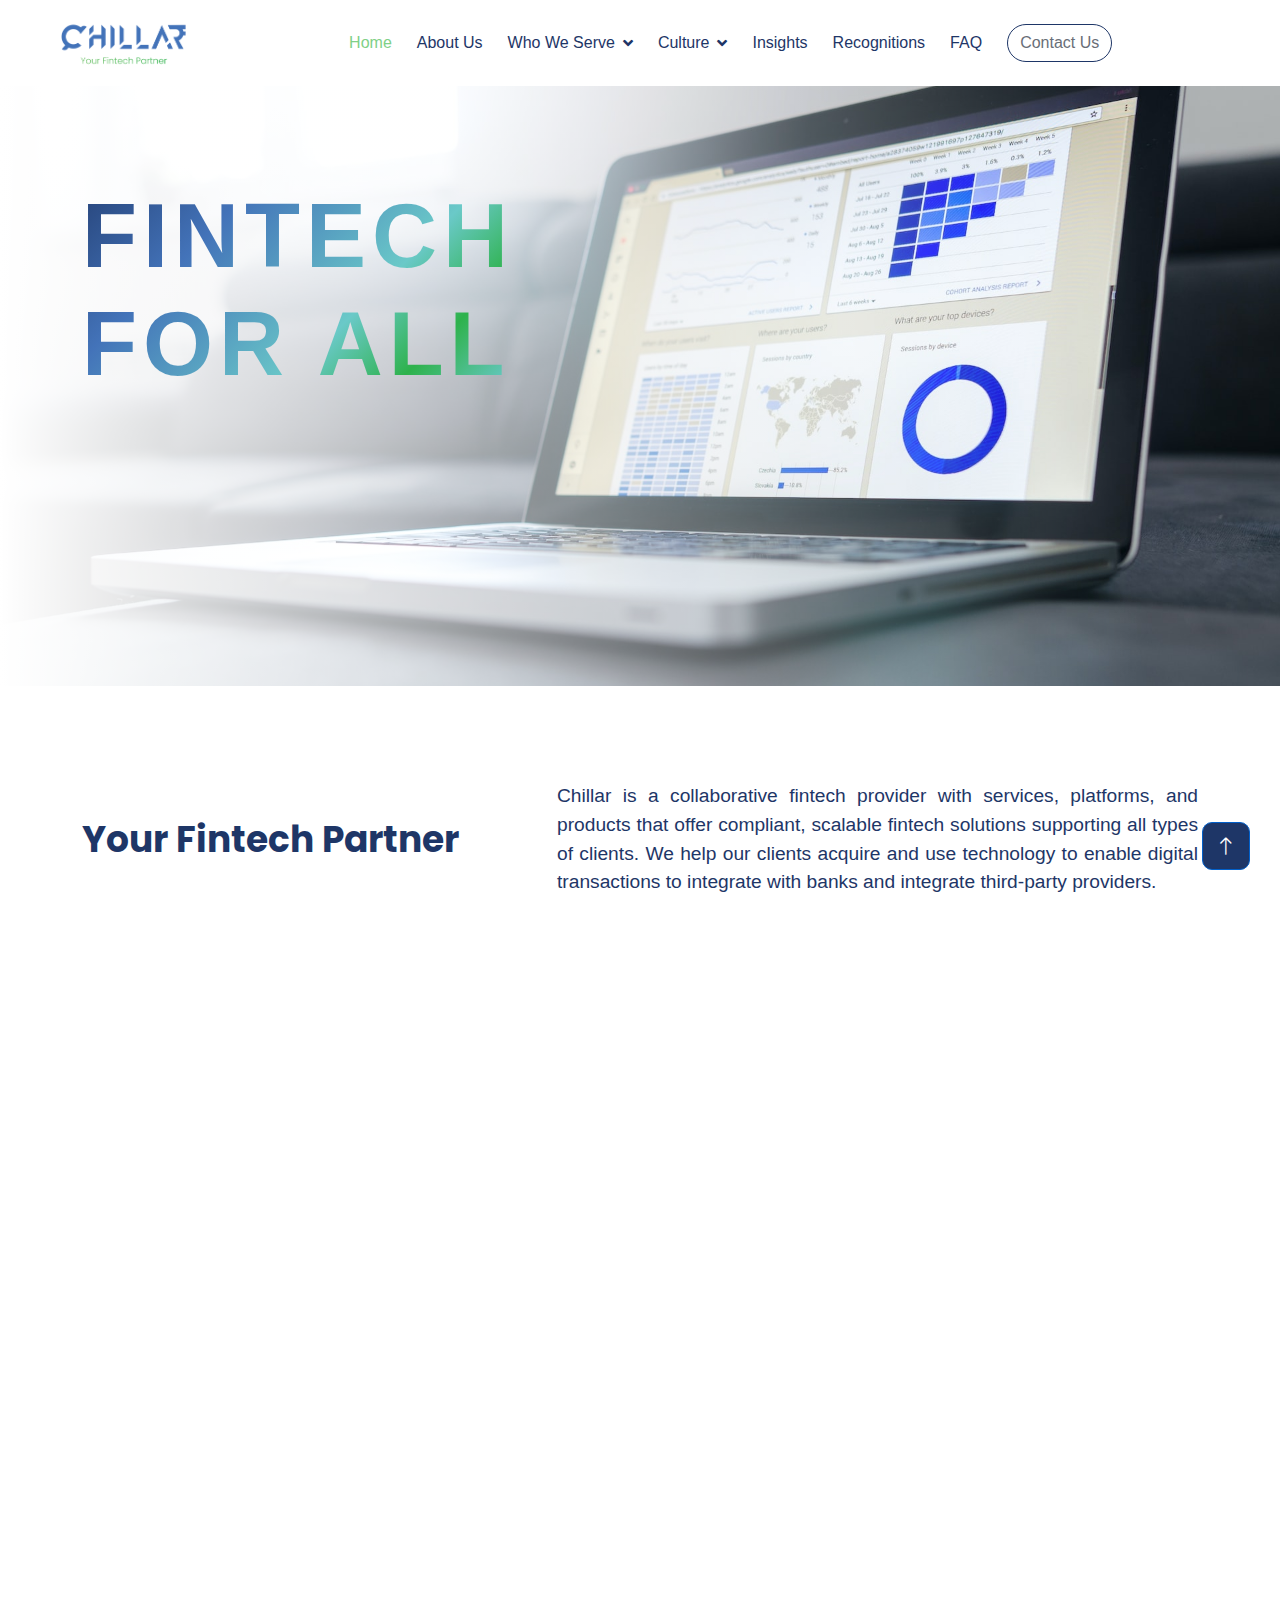
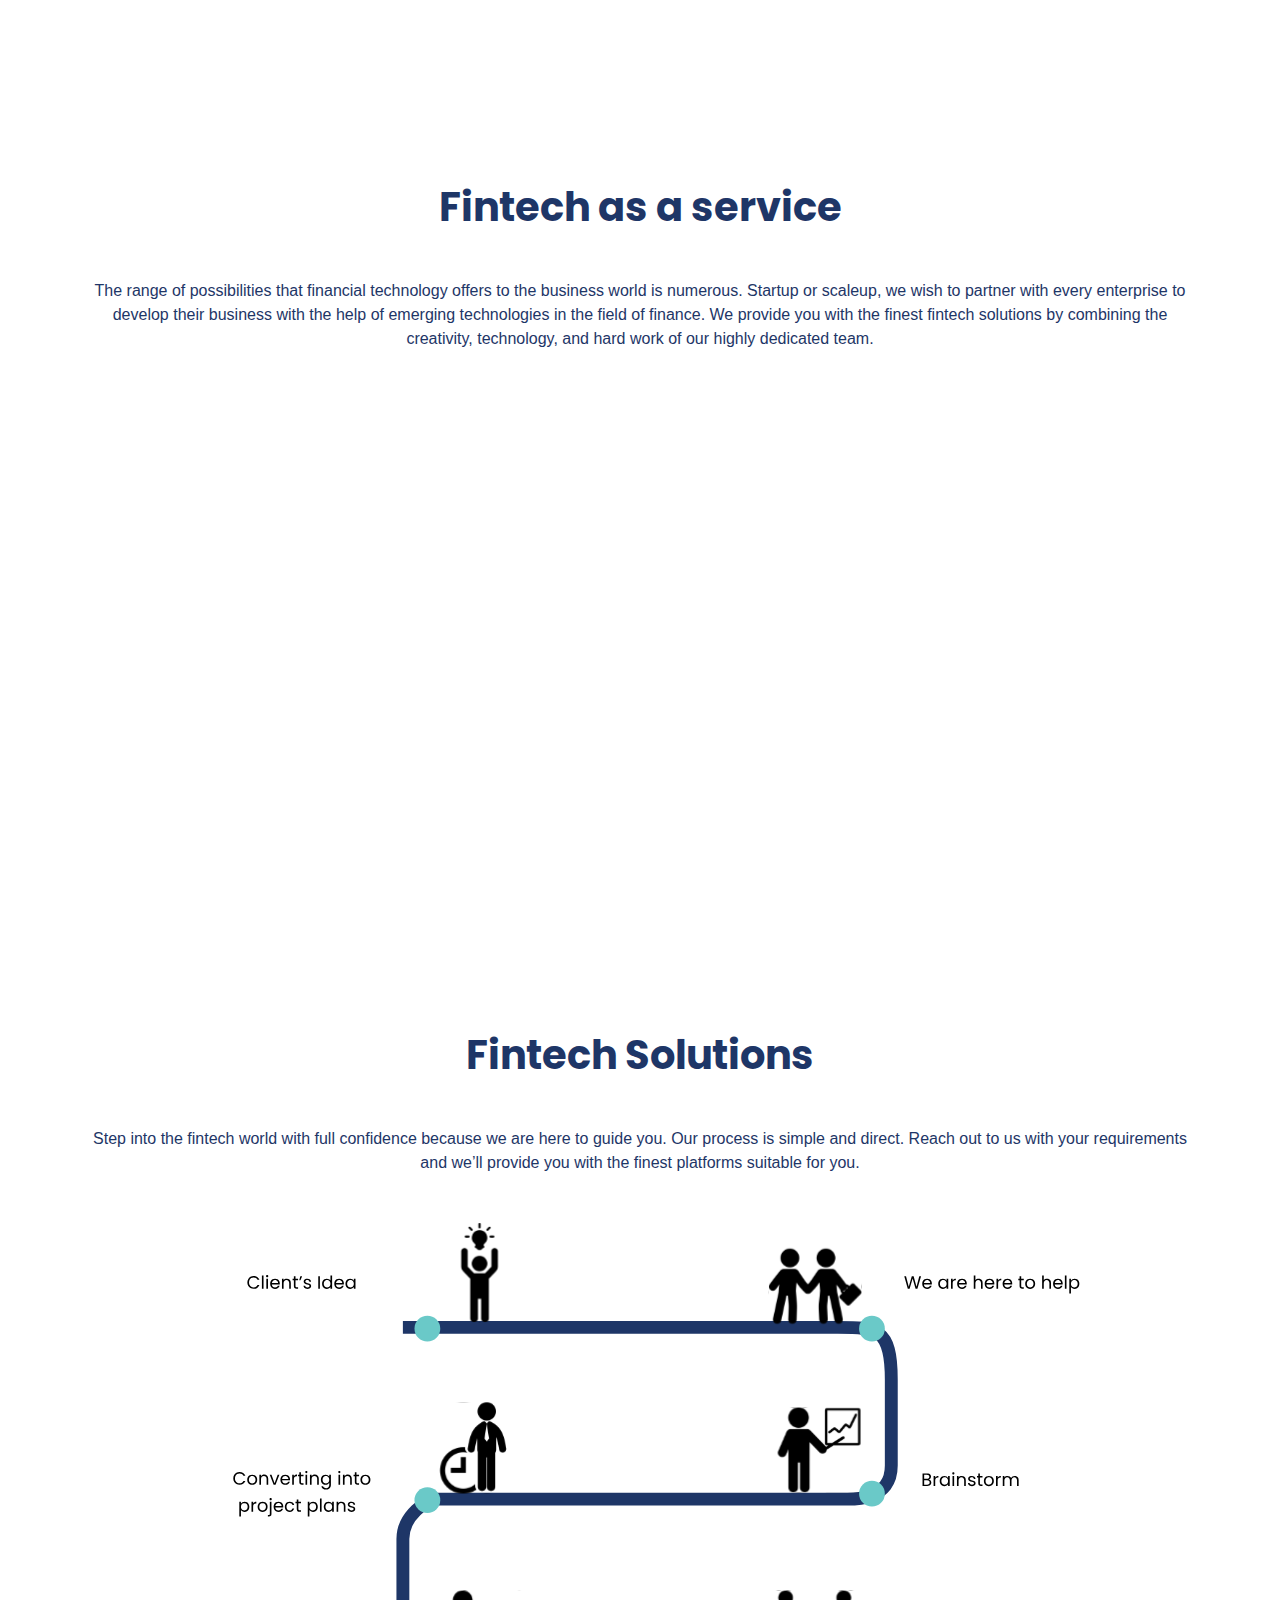
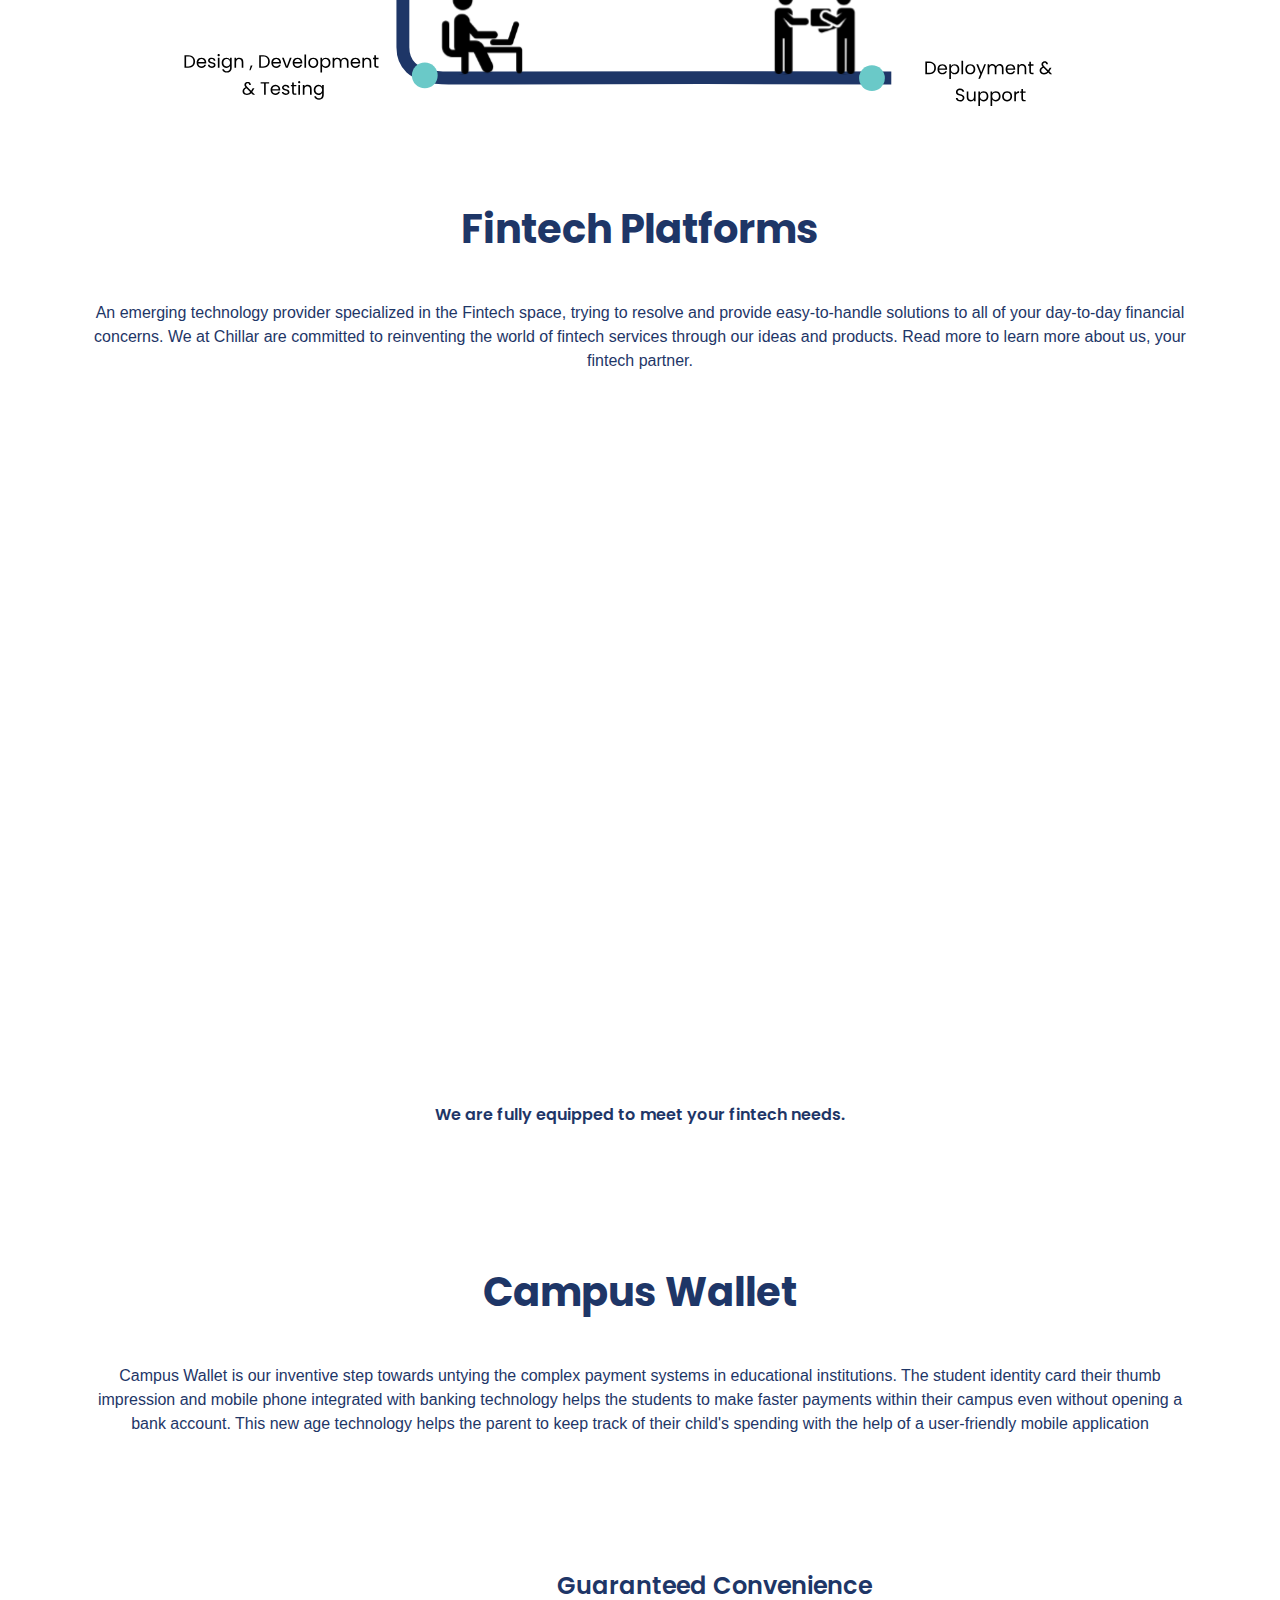
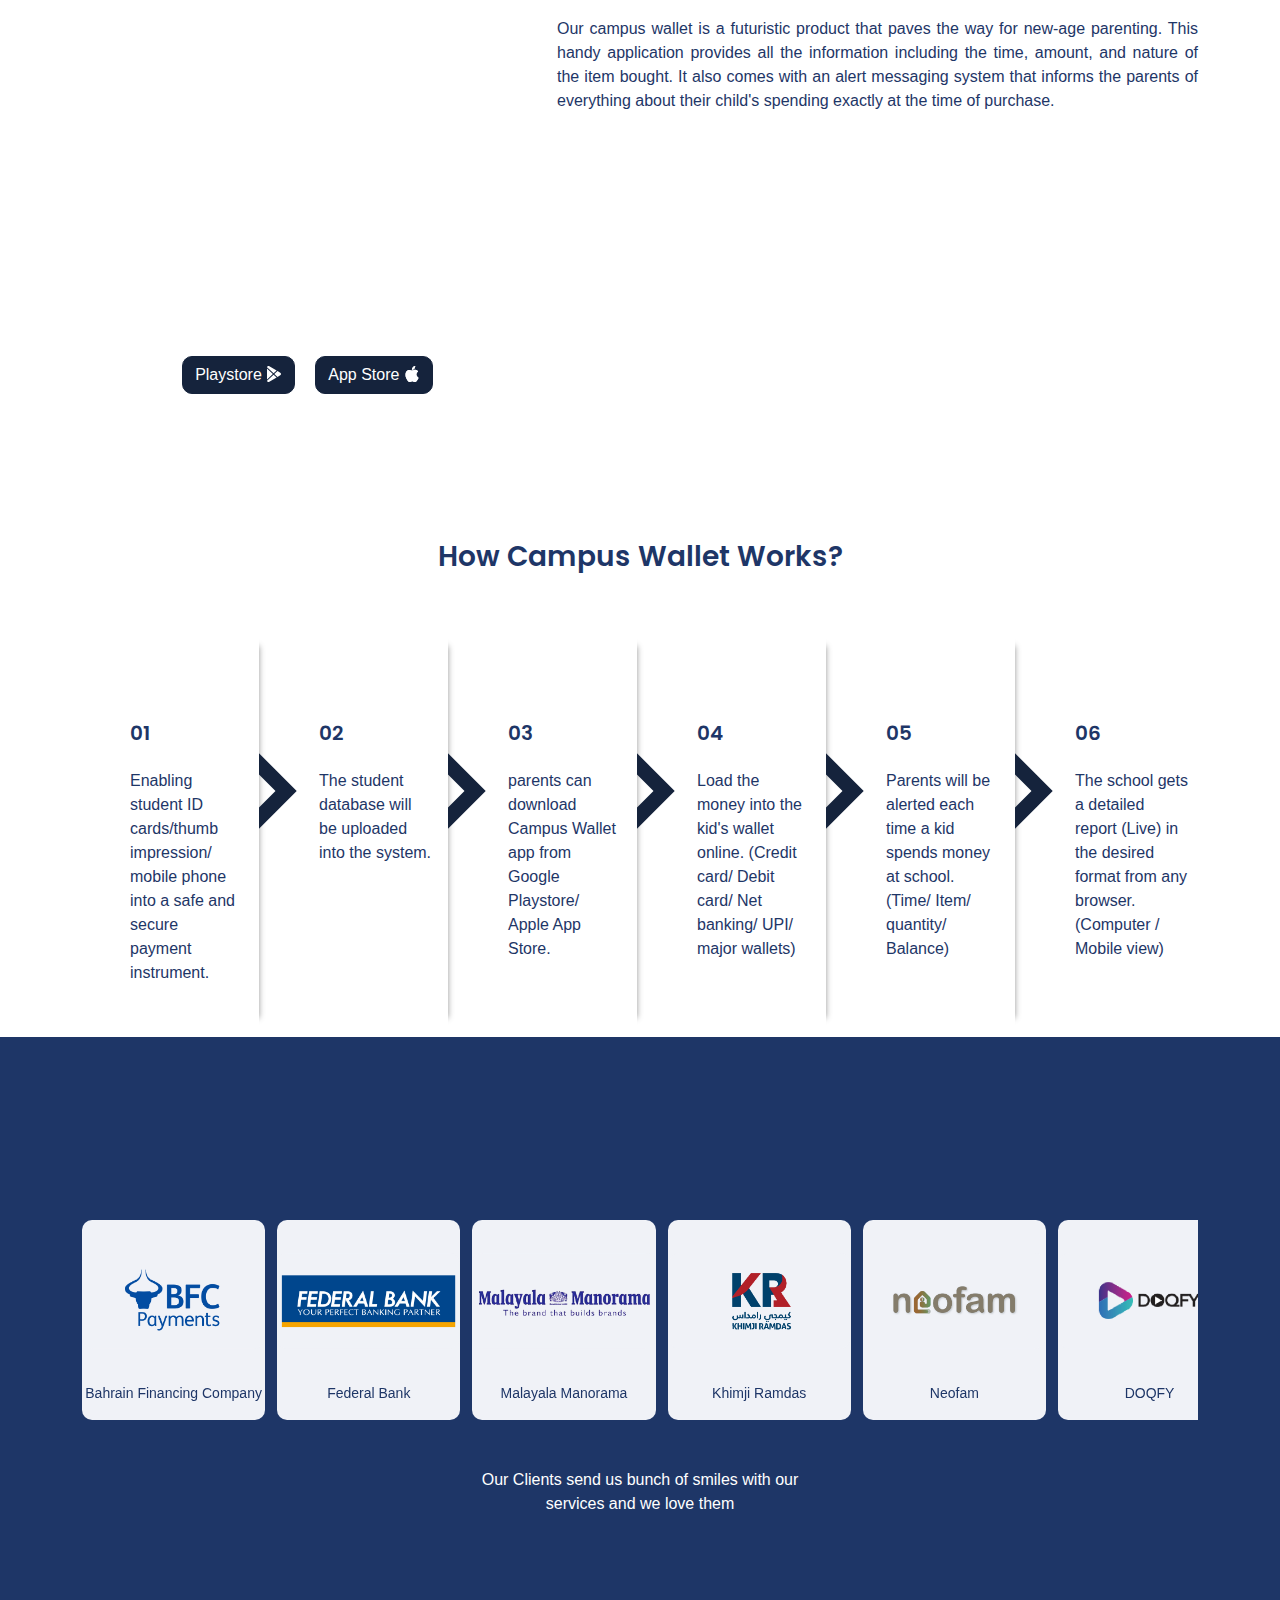
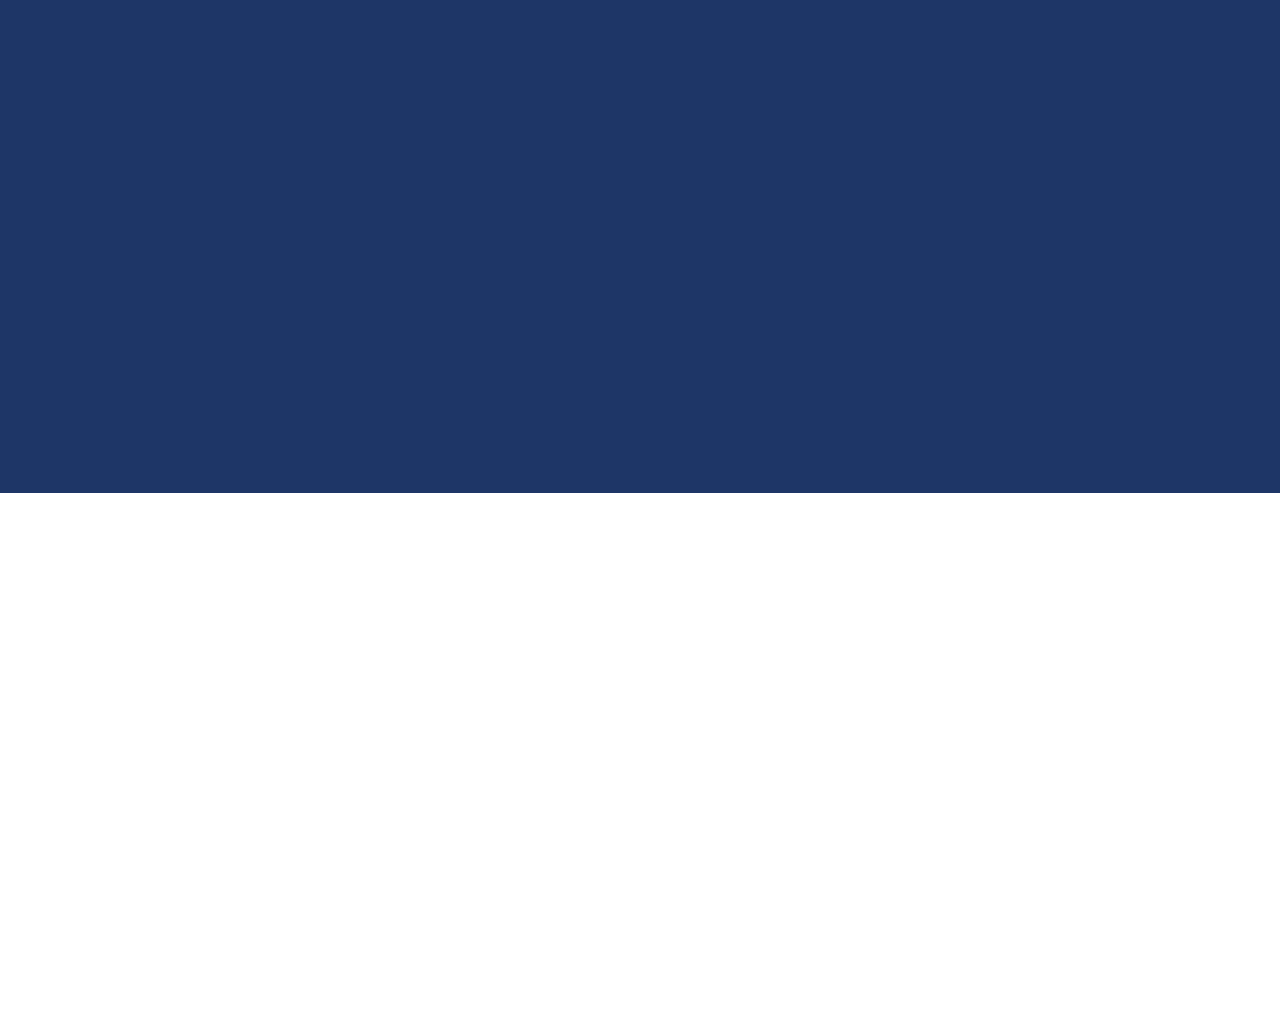
<file: index.html>
<!DOCTYPE html>
<html lang="en">
  <head>
    <meta charset="utf-8" />
    <title>Chillar - Home</title>
    <meta content="width=device-width, initial-scale=1.0" name="viewport" />
    <meta content="" name="keywords" />
    <meta content="" name="description" />

    <!-- Favicon -->
    <link href="img/favicon.ico" rel="icon" />

    <!-- Google Web Fonts -->
    <link rel="preconnect" href="https://fonts.googleapis.com" />
    <link rel="preconnect" href="https://fonts.gstatic.com" crossorigin />
    <link
    rel="stylesheet"
    href="https://cdn.jsdelivr.net/npm/swiper/swiper-bundle.min.css"
  />
    <!-- Icon Font Stylesheet -->
    <link
      href="https://cdnjs.cloudflare.com/ajax/libs/font-awesome/5.10.0/css/all.min.css"
      rel="stylesheet"
    />
    <link
      href="https://cdn.jsdelivr.net/npm/bootstrap-icons@1.4.1/font/bootstrap-icons.css"
      rel="stylesheet"
    />

    <!-- Libraries Stylesheet -->
    <link href="lib/animate/animate.min.css" rel="stylesheet" />
    <link href="lib/owlcarousel/assets/owl.carousel.min.css" rel="stylesheet" />

    <!-- Customized Bootstrap Stylesheet -->
    <link href="css/bootstrap.min.css" rel="stylesheet" />

    <!-- Template Stylesheet -->
    <link href="css/style.css" rel="stylesheet" />
    <style>   body,p,h1,h2,h3,h4,h5,h6,div{
      color: #1e3667 !important;
  }
  
  .modal-dialog {
      max-width: 800px;
      margin: 30px auto;
  }

.modal-body {
  position:relative;
  padding:0px;
}
.btn-close {
  position:absolute;
  right:-30px;
  top:0;
}
  
  .logo{
    height: 100%;
  }
  
  
  </style>
  </head>

  <body>
    <!-- Spinner Start -->
    <div
      id="spinner"
      class="show bg-white position-fixed translate-middle w-100 vh-100 top-50 start-50 d-flex align-items-center justify-content-center"
    >
      <div class="spinner-grow text-primary" role="status"></div>
    </div>
    <!-- Spinner End -->

    <!-- Topbar Start -->

    <!-- Topbar End -->

  <!-- Navbar Start -->
  <nav
  class="navbar navbar-expand-lg bg-white navbar-light sticky-top px-4 px-lg-5"
>
  <a href="index.html" class="navbar-brand d-flex align-items-center">
    <h1 class="m-0">
      <img
        class="img-fluid me-3"
        src="img/icon/logo-01 .png"
        alt=""
        
      />
    </h1>
  </a>
  <button
    type="button"
    class="navbar-toggler"
    data-bs-toggle="collapse"
    data-bs-target="#navbarCollapse"
  >
    <span class="navbar-toggler-icon"></span>
  </button>
  <div class="collapse navbar-collapse" id="navbarCollapse">
    <div class="navbar-nav align-content-center text-center mx-auto bg-white rounded pe-4 py-3 py-lg-0"style="
    align-content: center;
    align-items: center;
">
      <a href="index.html" class="nav-item nav-link active">Home</a>
      <a href="aboutus.html" class="nav-item nav-link">About Us</a>
      <div class="nav-item dropdown">
        <a
          href="#"
          class="nav-link dropdown-toggle"
          data-bs-toggle="dropdown"
          >Who We Serve</a 
        >
        <div class="dropdown-menu bg-light border-0 m-0">
          <a href="index.html#clients" class="dropdown-item">Clients</a>
          <a href="usecases.html" class="dropdown-item">Use case</a>
          
        </div>
      </div>
      <div class="nav-item dropdown">
        <a
          href="#"
          class="nav-link dropdown-toggle"
          data-bs-toggle="dropdown"
          >Culture</a
        >
        <div class="dropdown-menu bg-light border-0 m-0">
          <a href="lifeatchillar.html" class="dropdown-item">Life at chillar</a>
          <a href="team.html" class="dropdown-item">Our Team</a>
          <a href="career.html" class="dropdown-item">Career</a>
          
        </div>
      </div>
      <a href="insights.html" class="nav-item nav-link">Insights</a>
      <a href="awards.html" class="nav-item nav-link">Recognitions</a>
      <a href="faq.html" class="nav-item nav-link ">FAQ</a>
       <a href="contactus.html" class="nav-item nav-link " style=" "><span class="btn btn-cnt ">Contact Us</span></a>
    </div>
   
  </div>
 
</nav>
  <!-- Navbar End -->




    
    <div class="container-fluid p-0 mb-5 wow fadeIn headsection" id="data-wow-delay="0.1s">

 <div class="container headsection-overlay"></div>
      <div class="container ">
        <div class="col-lg-9 pt-5 ">
          <div class="position-relative ">
             <div class=" display-6 mb-5 headsection-caption pt-5 animate-charcter ">
            Fintech <br/>For All
          </div>
          </div>
         
        </div>
        
      </div>

      
    </div>
    <!-- Carousel End -->

    <!-- About Start -->
    <div class="container-xxl py-5">
     
      <div class="container">
        <div class="row ">

          <div class="col-lg-5 text-head my-auto">Your Fintech Partner</div><div class="col-lg-7 m-auto text-desc text-justify company-desc">
            Chillar is a collaborative fintech provider with services, platforms, and products that offer compliant, scalable fintech solutions supporting all types of clients.
             We help our clients acquire and use technology to enable digital transactions to integrate with banks and integrate third-party providers.
              </div>




        </div>
      </div>
    </div>
    <!-- About End -->

    <!-- Facts Start -->
    <div class="container-fluid overflow-hidden my-5 px-lg-0">
      <div class="container facts px-lg-0">

          <div class="row fp-boxes g-0 mx-lg-0">
            <div class="col-lg-3 col-md-6 fp-box  wow fadeInUp" data-wow-delay="0.1s" style="visibility: visible; animation-delay: 0.1s; animation-name: fadeInUp;">
         <div class=" fp-box-item mb-5">
          <span class="fpbox-index row">
            01
          </span>
          <h5 class="fpbox-head row  mb-2">
            Fintech as a service
          </h5>
          <span class="fpbox-content row mt-5 text-justify">
            Financial technology services are all set to take over the business world in the near future. 
            We at Chillar are committed to assisting even small-scale enterprises to utilize the advantages of this future technology. We provide highly economical products and services to our clients thereby leaving a unique mark on the global financial ecosystem.
          </span>
         </div>
         <a class="btn fpbox-button mx-auto" href="#fintech-service" >Learn More</a>

          </div>
          <div class="col-lg-3 col-md-6 fp-box wow fadeInUp" data-wow-delay="0.1s" style="visibility: visible; animation-delay: 0.1s; animation-name: fadeInUp;">
            <div class=" fp-box-item mb-5">
             <span class="fpbox-index row">
               02
             </span>
             <h5 class="fpbox-head row  mb-2">
              Fintech solutions
            </h5>
             <span class="fpbox-content row mt-5 text-justify">
              Chillar is devoted to delivering high-quality services and solutions to all our clients. 
              We help our clients on their journey to create the perfect fintech platform that they want to meet all their requirements. From brainstorming to design to deployment and support, we guide our clients through the entire process, giving them a wholesome experience in their fintech journey.
             </span>
            </div>

            <a class="btn fpbox-button mx-auto" href="#fintech-solutions">Learn More</a>
          </div>
          <div class="col-lg-3 col-md-6 fp-box wow fadeInUp" data-wow-delay="0.1s" style="visibility: visible; animation-delay: 0.1s; animation-name: fadeInUp;">
            <div class=" fp-box-item mb-5">
             <span class="fpbox-index row">
               03
             </span>
             <h5 class="fpbox-head row mb-2">
              Fintech Platforms
            </h5>
             <span class="fpbox-content row mt-5 text-justify">
              Time is an important factor in the world of business.  We are equipped with all kinds of fintech platforms to cater to the needs of all our clients. Our ready-to-use platforms are completely trialed and tested thereby making them easy to configure to the requirements of our clients at the earliest. 
             </span>
            </div>

            <a class="btn fpbox-button mx-auto" href="#fintech-platforms">Learn More</a>
          </div>
        <div class="col-lg-3 col-md-6 fp-box wow fadeInUp" data-wow-delay="0.1s" style="visibility: visible; animation-delay: 0.1s; animation-name: fadeInUp;">
          <div class=" fp-box-item mb-4">
           <span class="fpbox-index row">
             04
           </span>
           <h5 class="fpbox-head row  mb-6">
            Campus Wallet
          </h5>
           <span class="fpbox-content row mt-5 text-justify">
            This innovative product delivers a convenient and effective way to tackle the complex problems of managing transactions in educational institutions, by providing a  secure platform for students to handle their pocket money and for their parents to keep track of their child's spending.
           </span>
          </div>

          <a class="btn fpbox-button mx-auto" href="#campus-wallet" >Learn More</a>
         </div>


      </div>

      </div>
    </div>
    <!-- Facts End -->


<!-- Fintech as a service -->

<section class="container-xxl  spt5"id="fintech-service" >
<div class="container">
  <div class="text-center mx-auto" style="max-width: 500px">
    <h1 class="display-6 mb-5">
      Fintech as a service
    </h1>
  </div>
  <div class="text-center mx-auto">
    <p class="display-10 mb-5 text-md-justify">
      The range of possibilities that financial technology offers to the business world is numerous. Startup or scaleup, we wish to partner with every enterprise to develop their business with the help of emerging technologies in the field of finance.
      We provide you with the finest fintech solutions by combining the creativity, technology, and hard work of our highly dedicated team.
      </p>
  </div>
</div>
<div class="container mt-2">
  <div class="row g-4 justify-content-center">
    <div class="col-lg-3 col-md-6 wow fadeInUp " data-wow-delay="0.1s" style="visibility: visible; animation-delay: 0.1s; animation-name: fadeInUp;">
      <div class="finservice-item rounded h-100 p-5">
        <div class="d-flex flex-column align-items-center  mb-4">
          <div>
             <h4 class="mb-4 text-center">Scalable</h4>
          <p class="">
            We aim to create platforms efficiently to manage the increasing customer base of your enterprise

        </p>
          </div>
         
        <img src="./img/3d/scalable.png" alt="">
        </div>


      </div>
    </div><div class="col-lg-3 col-md-6 wow fadeInUp" data-wow-delay="0.1s" style="visibility: visible; animation-delay: 0.1s; animation-name: fadeInUp;">
      <div class="finservice-item rounded h-100 p-5">
        <div class="d-flex flex-column align-items-center  mb-4">
          <div>
            <h4 class="mb-4 text-center">Modular</h4>
          <p class=" text">
            We simplify the process of creating a fintech solution with the help of our already existing modules that can be integrated into any system.
     
        </p>
          </div>
          
        <img src="./img/3d/modular.png" alt="">
        </div>


      </div>
    </div><div class="col-lg-3 col-md-6 wow fadeInUp" data-wow-delay="0.1s" style="visibility: visible; animation-delay: 0.1s; animation-name: fadeInUp;">
      <div class="finservice-item rounded h-100 p-5">
        <div class="d-flex flex-column align-items-center  mb-4">
          <div>
             <h4 class="mb-4 text-center">Compliant</h4>
          <p class="">
            Deliver authentic fintech solutions adhering to the legal requirements necessary to provide you flawless platforms to support your enterprise.
       
        </p>
          </div>
         
        <img src="./img/3d/complaint.png" alt="">
        </div>


      </div>
    </div><div class="col-lg-3 col-md-6 wow fadeInUp " data-wow-delay="0.1s" style="visibility: visible; animation-delay: 0.1s; animation-name: fadeInUp;">
      <div class="finservice-item rounded h-100 p-5">
        <div class="d-flex flex-column align-items-center  mb-4">
         <div>
          <h4 class="mb-4 text-center">Affordable</h4>
          <p class="">
            Offer cost-effective fintech solutions, paving the way for all financial institutions to avail all prospects of modern technology.

        </p>
         </div>
        <img src="./img/3d/affordable.png" alt="">
        </div>


      </div>
    </div>
  </div>
</div>

</section>

<!-- Fintech Solutions -->
<section class="container-xxl  spt5"id="fintech-solutions">
  <div class="container">
    <div class="text-center mx-auto" style="max-width: 500px">
      <h1 class="display-6 mb-5">
        Fintech Solutions
      </h1>
    </div>
    <div class="text-center mx-auto">
      <p class="display-10 mb-5 text-md-justify">
        Step into the fintech world with full confidence because we are here to guide you.
        Our process is simple and direct. Reach out to us with your requirements and
        we’ll provide you with the finest platforms suitable for you.
      </p>
    </div>
  </div>
  <div class="container mt-2">
    <div class="row g-4 justify-content-center">
     <div class="img-fluid text-center w-100 ">
       <img src="./img/fintech-solutions.svg" class="w-100 " alt="">
     </div>


    </div>
    </div>
  </div>

  </section>


<!-- Fintech Platforms -->
<section class="container-xxl spt5"id="fintech-platforms" >
  <div class="container">
    <div class="text-center mx-auto" style="max-width: 500px">
      <h1 class="display-6 mb-5">
        Fintech Platforms
      </h1>
    </div>
    <div class="text-center mx-auto">

      <p class="display-10 mb-5 text-md-justify">
        An emerging technology provider specialized in the Fintech space, trying to resolve and provide easy-to-handle solutions to all of your day-to-day financial concerns. We at Chillar are 
        committed to reinventing the world of fintech services through our ideas and products. Read more to learn more about us, your fintech partner.
     </p> 
    </div>
  </div>
  <div class="container mt-5">



    <div class="finplatform">
      <div class="finplatform-cards row">
        <div class="col-lg-4 col-md-6 finplatform-card wow fadeInUp" data-wow-delay="0.1s">
            <div class="finplat-service-item rounded h-100 p-5">
              <div class="d-flex align-items-center ms-n3 mb-4">
                <div
                  class="finplat-service-icon flex-shrink-0 bg-white  me-4"
                >
                  <img
                    class="img-fluid"
                    src="img/gif/wallet.gif"
                    alt=""
                  />
                </div>
                <h4 class="mb-0">Wallets</h4>
              </div>
              <p class="mb-4 text-md-justify">
                Closed Loop Wallets for IT Parks, Universities & Schools based on NFC/Biometric & QR.
              </p>

            </div>
        </div>
        <div class="col-lg-4 col-md-6 finplatform-card wow fadeInUp" data-wow-delay="0.1s">
          <div class="finplat-service-item rounded h-100 p-5">
            <div class="d-flex align-items-center ms-n3 mb-4">
              <div
                class="finplat-service-icon flex-shrink-0 bg-white  me-4"
              >
                <img
                  class="img-fluid"
                  src="img/gif/bank.gif"
                  alt=""
                />
              </div>
              <h4 class="mb-0">Neo Banking</h4>
            </div>
            <p class="mb-4 text-md-justify">
              The virtual banking platform works on cards as well as on a smartphone.
            </p>

          </div>
      </div>
      <div class="col-lg-4 col-md-6 finplatform-card wow fadeInUp" data-wow-delay="0.1s">
        <div class="finplat-service-item rounded h-100 p-5">
          <div class="d-flex align-items-center ms-n3 mb-4">
            <div
              class="finplat-service-icon flex-shrink-0 bg-white  me-4"
            >
              <img
                class="img-fluid"
                src="img/gif/exchange.gif"
                alt=""
              />
            </div>
            <h4 class="mb-0 text-md-justify">Lending</h4>
          </div>
          <p class="mb-4">
  A platform with the required financial nodes to connect to regulated as well as private platforms to enable payments.
          </p>

        </div>
    </div>
    <div class="col-lg-4 col-md-6 finplatform-card wow fadeInUp" data-wow-delay="0.1s">
      <div class="finplat-service-item rounded h-100 p-5">
        <div class="d-flex align-items-center ms-n3 mb-4">
          <div
            class="finplat-service-icon flex-shrink-0 bg-white  me-4"
          >
            <img
              class="img-fluid"
              src="img/gif/cash.gif"
              alt=""
            />
          </div>
          <h4 class="mb-0">Remittance</h4>
        </div>
        <p class="mb-4 text-md-justify">
          Semi-open/Open loop Wallets for Farmers
          and thus opening lending possibilities
          for Banks & investors.
        </p>

      </div>
  </div>
  <div class="col-lg-4 col-md-6 finplatform-card wow fadeInUp" data-wow-delay="0.1s">
    <div class="finplat-service-item rounded h-100 p-5">
      <div class="d-flex align-items-center ms-n3 mb-4">
        <div
          class="finplat-service-icon flex-shrink-0 bg-white  me-4"
        >
          <img
            class="img-fluid"
            src="img/gif/money-bag (1).gif"
            alt=""
          />
        </div>
        <h4 class="mb-0">Cashback</h4>
      </div>
      <p class="mb-4 text-md-justify">
        Cashback / Loyalty  platform designed
for Banks / Retailers / Consumer Brands.
      </p>

    </div>
</div>
<div class="col-lg-4 col-md-6 finplatform-card wow fadeInUp" data-wow-delay="0.1s">
  <div class="finplat-service-item rounded h-100 p-5">
    <div class="d-flex align-items-center ms-n3 mb-4">
      <div
        class="finplat-service-icon flex-shrink-0 bg-white  me-4"
      >
        <img
          class="img-fluid"
          src="img/gif/pay-per-click.gif"
          alt=""
        />
      </div>
      <h4 class="mb-0">payment</h4>
    </div>
    <p class="mb-4 text-md-justify">
      Enabling customers & vendors to upsell
      their services.
    </p>

  </div>
</div>




      </div>
    </div>

  </div>
  <div class="container mt-5">

    <div class="">

      <p class="text-center mb-5 h6">
      We are fully equipped to meet your fintech needs.
      </p>
    </div>
  </div>

  </section>

<!-- Campus wallet -->

<section class="container-xxl spt5" id="campus-wallet">
  <div class="container">
    <div class="text-center mx-auto" style="max-width: 500px">
      <h1 class="display-6 mb-5">
        Campus Wallet
      </h1>
    </div>
    <div class="text-center mx-auto">
      <p class="text-l mb-5 text-md-justify">
        Campus Wallet is our inventive step towards untying the complex payment systems in educational institutions. The student identity card their thumb impression and mobile phone integrated with banking technology helps the students to make faster payments within their campus even without opening a bank account.
        This new age technology helps the parent to keep track of their child's spending with the help of a user-friendly mobile application
      </p>
    </div>
  </div>
  <div class="container">
    <div class="row g-4 justify-content-evenly">
      <div class="col-lg-5 col-md-12 ">
        <img src="./img/campus wallet 1.png" alt="" class="img-fluid p-5 m-md-auto wow fadeInLeft">

        <div class="mx-auto mt-md-n5 mb-md-5 d-flex flex-md-row justify-content-center flex-lg-row " style="justify-content: center; gap:20px;">
         <a href="https://play.google.com/store/apps/details?id=com.chillarcards.campuswallet">

                    <button class="btn btn-dark " style="max-width:160px" >
                    Playstore
                    <svg xmlns="http://www.w3.org/2000/svg" width="16" height="16" fill="currentColor" class="bi bi-google-play mx-auto mb-1" viewBox="0 0 16 16">
                      <path d="M14.222 9.374c1.037-.61 1.037-2.137 0-2.748L11.528 5.04 8.32 8l3.207 2.96 2.694-1.586Zm-3.595 2.116L7.583 8.68 1.03 14.73c.201 1.029 1.36 1.61 2.303 1.055l7.294-4.295ZM1 13.396V2.603L6.846 8 1 13.396ZM1.03 1.27l6.553 6.05 3.044-2.81L3.333.215C2.39-.341 1.231.24 1.03 1.27Z"/>
                    </svg>
                  </button>
         </a>
         <a href="https://apps.apple.com/in/app/campus-wallet/id1143408985">
              <button class="btn btn-dark" style="max-width:160px"> App Store
                        <svg xmlns="http://www.w3.org/2000/svg" width="16" height="16" fill="currentColor" class="bi bi-apple mx-auto mb-1" viewBox="0 0 16 16">
                          <path d="M11.182.008C11.148-.03 9.923.023 8.857 1.18c-1.066 1.156-.902 2.482-.878 2.516.024.034 1.52.087 2.475-1.258.955-1.345.762-2.391.728-2.43Zm3.314 11.733c-.048-.096-2.325-1.234-2.113-3.422.212-2.189 1.675-2.789 1.698-2.854.023-.065-.597-.79-1.254-1.157a3.692 3.692 0 0 0-1.563-.434c-.108-.003-.483-.095-1.254.116-.508.139-1.653.589-1.968.607-.316.018-1.256-.522-2.267-.665-.647-.125-1.333.131-1.824.328-.49.196-1.422.754-2.074 2.237-.652 1.482-.311 3.83-.067 4.56.244.729.625 1.924 1.273 2.796.576.984 1.34 1.667 1.659 1.899.319.232 1.219.386 1.843.067.502-.308 1.408-.485 1.766-.472.357.013 1.061.154 1.782.539.571.197 1.111.115 1.652-.105.541-.221 1.324-1.059 2.238-2.758.347-.79.505-1.217.473-1.282Z"/>
                          <path d="M11.182.008C11.148-.03 9.923.023 8.857 1.18c-1.066 1.156-.902 2.482-.878 2.516.024.034 1.52.087 2.475-1.258.955-1.345.762-2.391.728-2.43Zm3.314 11.733c-.048-.096-2.325-1.234-2.113-3.422.212-2.189 1.675-2.789 1.698-2.854.023-.065-.597-.79-1.254-1.157a3.692 3.692 0 0 0-1.563-.434c-.108-.003-.483-.095-1.254.116-.508.139-1.653.589-1.968.607-.316.018-1.256-.522-2.267-.665-.647-.125-1.333.131-1.824.328-.49.196-1.422.754-2.074 2.237-.652 1.482-.311 3.83-.067 4.56.244.729.625 1.924 1.273 2.796.576.984 1.34 1.667 1.659 1.899.319.232 1.219.386 1.843.067.502-.308 1.408-.485 1.766-.472.357.013 1.061.154 1.782.539.571.197 1.111.115 1.652-.105.541-.221 1.324-1.059 2.238-2.758.347-.79.505-1.217.473-1.282Z"/>
                        </svg>
                      </button>
         </a>
        
        </div>
     </div>
     <div class="col-lg-7 col-md-12 mt-md-5 mt-sm-5">
      <div class="" style="">
        <h4 class="mt-lg-5 mt-md-n1 pt-md-3 mt-sm-5 text-lg-start text-md-center mx-md-auto mx-lg-0 mb-3">
          Guaranteed Convenience
        </h4>
      </div>
       <p class="text-l mb-1 mt-1 mb-4 text-justify ">
        Our campus wallet is a futuristic product that paves the way for new-age parenting.
         This handy application provides all the information including the time, amount, and nature of the item bought.
          It also comes with an alert messaging system that informs the parents of everything about their child's spending
           exactly at the time of purchase.

       </p>
       <img src="./img/campus-wallet2.png" alt="" class="img-fluid m-md-auto wow fadeInRight w-100 video-btn" data-bs-toggle="modal" data-src="https://www.youtube.com/embed/R2D9utSR61s?controls=0"  data-bs-target="#myModal">





       <div class="modal fade my-3" id="myModal" tabindex="-1" role="dialog" aria-labelledby="exampleModalLabel" aria-hidden="true">
        <div class="modal-dialog" role="document">
          <div class="modal-content">
      
            
            <div class="modal-body">
             <button type="button" class="btn-close" data-bs-dismiss="modal" aria-label="Close"></span>
              </button>        
              <!-- 16:9 aspect ratio -->
      <div class="ratio ratio-16x9">
        <iframe class="embed-responsive-item" src="" id="video"  frameborder="0" allow="accelerometer; autoplay; modestbranding; encrypted-media; gyroscope; picture-in-picture" allowfullscreen></iframe>
      </div>
              
              
            </div>
      
          </div>
        </div>
      </div> 
     </div>
    </div>

  </div>
  <div class="container">
    <div class="text-center mx-auto" style="max-width: 500px">
        <h3 class="text-center mt-5 mb-5">How Campus Wallet Works?</h3>

    </div>
    <div class="container-fluid campus-wallet-cards">
      <div class="row campus-row">
        <div class="col-6 col-lg-2 col-md-3  ">
          <div class="campus-wallet_card">
            <div class="card-body">
              <h5 class="card-heading mb-4">01</h5>
            <p class = "card-content">
              Enabling student ID cards/thumb impression/ mobile phone into a safe and secure payment instrument.
            </p>
            </div>
          </div>
          </div>
          <div class="col-6 col-lg-2 col-md-3  ">
            <div class="campus-wallet_card">
              <div class="card-body">
                <h5 class="card-heading mb-4">02</h5>
              <p class = "card-content">
                The student database will be uploaded into the system. 
              </p>
              </div>
            </div>
            </div>
            <div class="col-6 col-lg-2 col-md-3  ">
              <div class="campus-wallet_card">
                <div class="card-body">
                  <h5 class="card-heading mb-4">03</h5>
                <p class = "card-content">
                  parents can download Campus Wallet app from Google Playstore/ Apple App Store.
                </p>
                </div>
              </div>
              </div>
              <div class="col-6 col-lg-2 col-md-3  ">
                <div class="campus-wallet_card">
                  <div class="card-body">
                    <h5 class="card-heading mb-4">04</h5>
                  <p class = "card-content">
                    Load the money into the kid's wallet online. (Credit card/ Debit card/ Net banking/ UPI/ major wallets)
                  </p>
                  </div>
                </div>
                </div>
                <div class="col-6 col-lg-2 col-md-3  ">
                  <div class="campus-wallet_card">
                    <div class="card-body">
                      <h5 class="card-heading mb-4">05</h5>
                    <p class = "card-content">
                      Parents will be alerted each time a kid spends money at school. (Time/ Item/ quantity/ Balance)
                    </p>
                    </div>
                  </div>
                  </div>
                  <div class="col-6 col-lg-2 col-md-3  ">
                    <div class="campus-wallet_card">
                      <div class="card-body">
                        <h5 class="card-heading mb-4">06</h5>
                      <p class = "card-content">
                        The school gets a detailed report (Live) in the desired format from any browser. (Computer / Mobile view)
                      </p>
                      </div>
                    </div>
                    </div>

      </div>
    </div>






  </div>
</section>



<!-- Few Clients -->

<section class="container-xxl py-5 " style="background-color: #1e3667;" id="clients">
<div class="clients container">
  <div class="text-center mx-auto clients-head" style="max-width: 500px">
    <h2 class=" mb-5 mt-5      ">
      Few of our clients
    </h2>
  </div>
  

  <!-- Slider main container -->
  <div class="swiper mySwiper">
    <div class="swiper-wrapper">
      <div class="swiper-slide">
        <div class ="clients-list_box">
        <img src="./img/logo/bfc.png" alt="" class= "logo"/>
        <p>Bahrain Financing Company</p>
      </div>
      </div>
      <div class="swiper-slide">
        <div class ="clients-list_box">
        <img src="./img/logo/fedral-bank.png" alt="" class= "logo"/>
        <p>Federal Bank</p>
      </div>
      </div>
      <div class="swiper-slide">
        <div class ="clients-list_box ">
        <img src="./img/logo/malayala-manorama.png" alt="" class= "logo"/>
        <p>Malayala Manorama</p>
      </div>
      </div>
      <div class="swiper-slide">
        <div class ="clients-list_box">
        <img src="./img/logo/kr-01.png" alt="" class= "logo"/>
        <p>Khimji Ramdas</p>
      </div>
      </div>
      <div class="swiper-slide">
        <div class ="clients-list_box">
        <img src="./img/logo/neofam-01.png " class= "logo"/>
        <p>Neofam</p>
      </div>
      </div>
      <div class="swiper-slide">
        <div class ="clients-list_box">
        <img src="./img/logo/doqfy -01-01.png" alt="" class= "logo"/>
        <p>DOQFY</p>
      </div>
      </div>
      <div class="swiper-slide">
        <div class ="clients-list_box">
        <img src="./img/logo/credit ai-01.png" alt="" class= "logo"/>
        <p>Credit AI</p>
      </div>
      </div>
      <div class="swiper-slide">
        <div class ="clients-list_box">
        <img src="./img/logo/toc-h-public-school.png" alt="" class= "logo"/>
        <p>Toc H Public School</p>
      </div>
      </div>
      <div class="swiper-slide">
        <div class ="clients-list_box">
        <img src="./img/logo/avantika (1).png" alt="" class= "logo"/>
        <p>Avantika University</p>
      </div>
      </div>
      <div class="swiper-slide">
        <div class ="clients-list_box">
        <img src="./img/logo/jain.png" alt="" class= "logo"/>
        <p>Jain University</p>
      </div>
      </div>
      <div class="swiper-slide">
        <div class ="clients-list_box">
        <img src="./img/logo/aspire logo.png" alt="" class= "logo"/>
        <p>Aspire Residential Public School</p>
      </div>
      </div>
    </div>

  </div>

</div>
<div class="testimonials container">
  <div class="text-center mx-auto clients-head" style="max-width: 500px">
    <p class=" mb-5 mt-5   text-white  mx-auto " style="max-width: 350px">
      Our Clients send us bunch of smiles with our services and we love them
    </p>
  </div>

  <div class="row g-5">
   
    <div class="col-lg-6 offset-lg-3 wow fadeIn" data-wow-delay="0.5s">
      <div class="owl-carousel testimonial-carousel">
        
    
         <div class="testimonial-item  text-center">
          <img
            class="img-fluid rounded-circle  mx-auto"
            src="img/testimonial/testimonial-1.png"
            alt=""
          />
          <h5 class = "mt-n4 ">Jithesh PV</h5>
          <h6 class="mb-4">Federal Bank</h6>
          <div class = "testimonial-content-wrapper d-inline position-relative pb-4">
                <p class = "px-2 testimonial-content">
                  Chillar is a team of young enthusiastic Professionals who are working hard to bring innovations in the payments space.
                </p>
          </div>
         
          <p class="pb-4 testimonial-star">
            <i class= "fa"style="min-width: 300px;"></i>
          </p>
         
        </div>
        <div class="testimonial-item  text-center">
          <img
            class="img-fluid rounded-circle  mx-auto"
            src="img/testimonial/testimonial-2.png"
            alt=""
          />
          <h5 class = "mt-n4 ">Prasheel Suryawanshi</h5>
          <h6 class="mb-4">Vice Chancellor-Avantika</h6>
          <div class = "testimonial-content-wrapper d-inline position-relative pb-4">
                <p class = "px-2 testimonial-content">
                  Campus wallet is a very young and progressive product aligned with future !!
                  We have been using the system and are extremely delighted with the product and their service . 
                  Helps us scale up the financial operations with accuracy and ease !!!
                </p>
          </div>
         
          <p class="pb-4 testimonial-star">
            <i class= "fa"style="min-width: 300px;"></i>
          </p>
         
        </div>
        <div class="testimonial-item  text-center">
          <img
            class="img-fluid rounded-circle  mx-auto"
            src="img/testimonial/testimonial-3.png"
            alt=""
          />
          <h5 class = "mt-n4 ">Dr. Athula Ginigie</h5>
          <h6 class="mb-4">Professor - Computer, Data & Mathematical Sciences,
            Western Sydney University</h6>
          <div class = "testimonial-content-wrapper d-inline position-relative pb-4">
                <p class = "px-2 testimonial-content p-x-4">
                  It is a pleasure to work with this<br> professional and enthusiastic team.
                </p>
          </div>
         
          <p class="pb-4 testimonial-star">
            <i class= "fa"style="min-width: 300px;"></i>
          </p>
        </div>
        <div class="testimonial-item  text-center">
          <img
            class="img-fluid rounded-circle  mx-auto"
            src="img/testimonial/testimonial-4.jpg"
            alt=""
          />
          <h5 class = "mt-n4 ">Mr.Finny Jose K</h5>
          <h6 class="mb-4">Founder at Neofam
            </h6>
          <div class = "testimonial-content-wrapper d-inline position-relative pb-4">
                <p class = "px-2 testimonial-content p-x-4">
                  Chillar are the go-to people for any sort of fintech problems.Be it the most complex product or a very difficult AI engine ,the team will
                   go out of their way to conceptualise it and give you an amazing solution. Very professional yet easy to work at the same time.
                </p>
          </div>
          <p class="pb-4 testimonial-star">
            <i class= "fa"style="min-width: 300px;"></i>
          </p>
        </div>


        <div class="testimonial-item  text-center">
          <img
            class="img-fluid rounded-circle  mx-auto"
            src="img/testimonial/testimonial-5.png"
            alt=""
          />
          <h5 class = "mt-n4 ">Mr.VV Jacob</h5>
          <h6 class="mb-4">Head - Systems Malayala Manorama
            </h6>
          <div class = "testimonial-content-wrapper d-inline position-relative pb-4">
                <p class = "px-2 testimonial-content p-x-4">
                  Chillar has helped us streamline our Canteen solutions . Using their state of the art cashless payment platform they integrated the employee services right from ordering , 
                  issue and deductions seamless. Our employees are extremely happy.
                </p>
          </div>
          <p class="pb-4 testimonial-star">
            <i class= "fa"style="min-width: 300px;"></i>
          </p>
        </div>

        <div class="testimonial-item  text-center">
          <img
            class="img-fluid rounded-circle  mx-auto"
            src="img/testimonial/testimonial-6.png"
            alt=""
          />
          <h5 class = "mt-n4 ">Mr.Razack Yoosuf</h5>
          <h6 class="mb-4">Oberon Food circle
            </h6>
          <div class = "testimonial-content-wrapper d-inline position-relative pb-4">
                <p class = "px-2 testimonial-content p-x-4">
                  Service from team Chillar is exemplary.  
After introducing the prepaid card system, 
   our sales have increased and also helped us 
to minimize pilferage loss.
                </p>
          </div>
          <p class="pb-4 testimonial-star">
            <i class= "fa"style="min-width: 300px;"></i>
          </p>
        </div>



        </div>
      </div>

    </div>
   
  </div>



</div>
  


</section>





    <!-- Footer Start -->
    <!-- Final footer -->
    <div
      class="bg-white footer mt-5 wow fadeIn"
      data-wow-delay="0.1s"
    >
    <div class="container ">
      <div class="row">
        
        <div class="col-lg-3 col-md-6  pt-5 px-lg-5">
          <h6 class="footer-header mb-4">Ready to level up?</h6>
          
          <a class="footer-link"  href="career.html"><p>Careers</p></a> 
          <a class="footer-link"  href="lifeatchillar.html"><p>Life at Chillar</p></a>
        </div>
        <div class="col-lg-2 col-md-6 pt-5">
          <h6 class="footer-header mb-4">Hotlink</h6>
          
          <a class="footer-link"  href="faq.html"><p>FAQ</p></a>
        </div>
        <div class="col-lg-3 col-md-6  pt-5">
          <h6 class="footer-header mb-4">Behind the Scenes</h6>
          <a class="footer-link"  href="aboutus.html"><p>About us</p></a>
          <a class="footer-link"  href="team.html"><p>Our Team</p></a>
          <a class="footer-link"  href="contactus.html"><p>Contact Us</p></a>
        </div>
        <div class="col-lg-2 col-md-6  pt-5">
          <h6 class="footer-header mb-4">The legal bits</h6>
          <a class="footer-link"  href="/"><p>Terms and conditions</p></a>
          <a class="footer-link"  href="/"><p>Privacy Policy</p></a>
        </div>
        <div class="col-lg-2 col-md-6  pt-5">
          <h6 class="footer-header mb-4">Follow us</h6>
          <div class="position-relative mx-auto" style="max-width: 400px">
            <div class="d-flex pt-2">
              <a class="btn btn-square me-1" href="https://g.page/ChillarPayment"
                ><i class="fa fa-map-marked"></i
              ></a>
              <a class="btn btn-square me-1" href="https://www.facebook.com/chillarpayment/"
                ><i class="fab fa-facebook-f"></i
              ></a>
              <a class="btn btn-square me-1" href="https://www.instagram.com/chillar_family/"
                ><i class="fab fa-instagram"></i
              ></a>
              <a class="btn btn-square me-0" href="https://in.linkedin.com/company/chillar-payment-solutions-pvt-ltd"
                ><i class="fab fa-linkedin-in"></i
              ></a>
            </div>
          </div>
        </div>
       
         
        </div>
      </div>
      <div class="container">
        <p class="text-center py-5 mb-5 mx-auto" style="max-width: 900px">
          Need a backup for your startup? We can help you in your company’s progress by providing you with the safest, fastest, and easy-to-use fintech platforms.
        </p>
      </div>
      <div class=" copyright ">
        <div class="container">
          <div class="row">
            <div class="col-md-12 text-center  mb-3 mb-md-0 text-white">
              &copy; 2022 Chillar, All Right Reserved.
            </div>
           
          </div>
        </div>
      </div>
    </div>
    <!-- Footer End -->

    <!-- Back to Top -->
    <a href="#" class="btn btn-lg btn-primary btn-lg-square back-to-top"
      ><i class="bi bi-arrow-up"></i
    ></a>

    <!-- JavaScript Libraries --> <script src="https://cdn.jsdelivr.net/npm/swiper/swiper-bundle.min.js"></script>

    <script src="https://code.jquery.com/jquery-3.4.1.min.js"></script>
    <script src="https://cdn.jsdelivr.net/npm/bootstrap@5.0.0/dist/js/bootstrap.bundle.min.js"></script>
    <script src="lib/wow/wow.min.js"></script>
    <script src="lib/easing/easing.min.js"></script>
    <script src="lib/waypoints/waypoints.min.js"></script>
    <script src="lib/owlcarousel/owl.carousel.min.js"></script>
    <script src="lib/counterup/counterup.min.js"></script>
   
    <!-- Template Javascript -->
    <script src="js/main.js"></script>
    <script>
      $(document).ready(function() {

    // Gets the video src from the data-src on each button

    var $videoSrc;  
    $('.video-btn').click(function() {
        $videoSrc = $(this).data( "src" );
    });
    console.log($videoSrc);

      
      
    // when the modal is opened autoplay it  
    $('#myModal').on('shown.bs.modal', function (e) {
        
    // set the video src to autoplay and not to show related video. Youtube related video is like a box of chocolates... you never know what you're gonna get
    $("#video").attr('src',$videoSrc + "?autoplay=1&amp;modestbranding=1&amp;showinfo=0" ); 
    })
      


    // stop playing the youtube video when I close the modal
    $('#myModal').on('hide.bs.modal', function (e) {
        // a poor man's stop video
        $("#video").attr('src',$videoSrc); 
    }) 
        
        


      
      
    // document ready  
    });
    </script>
  </body>
</html>
</file>
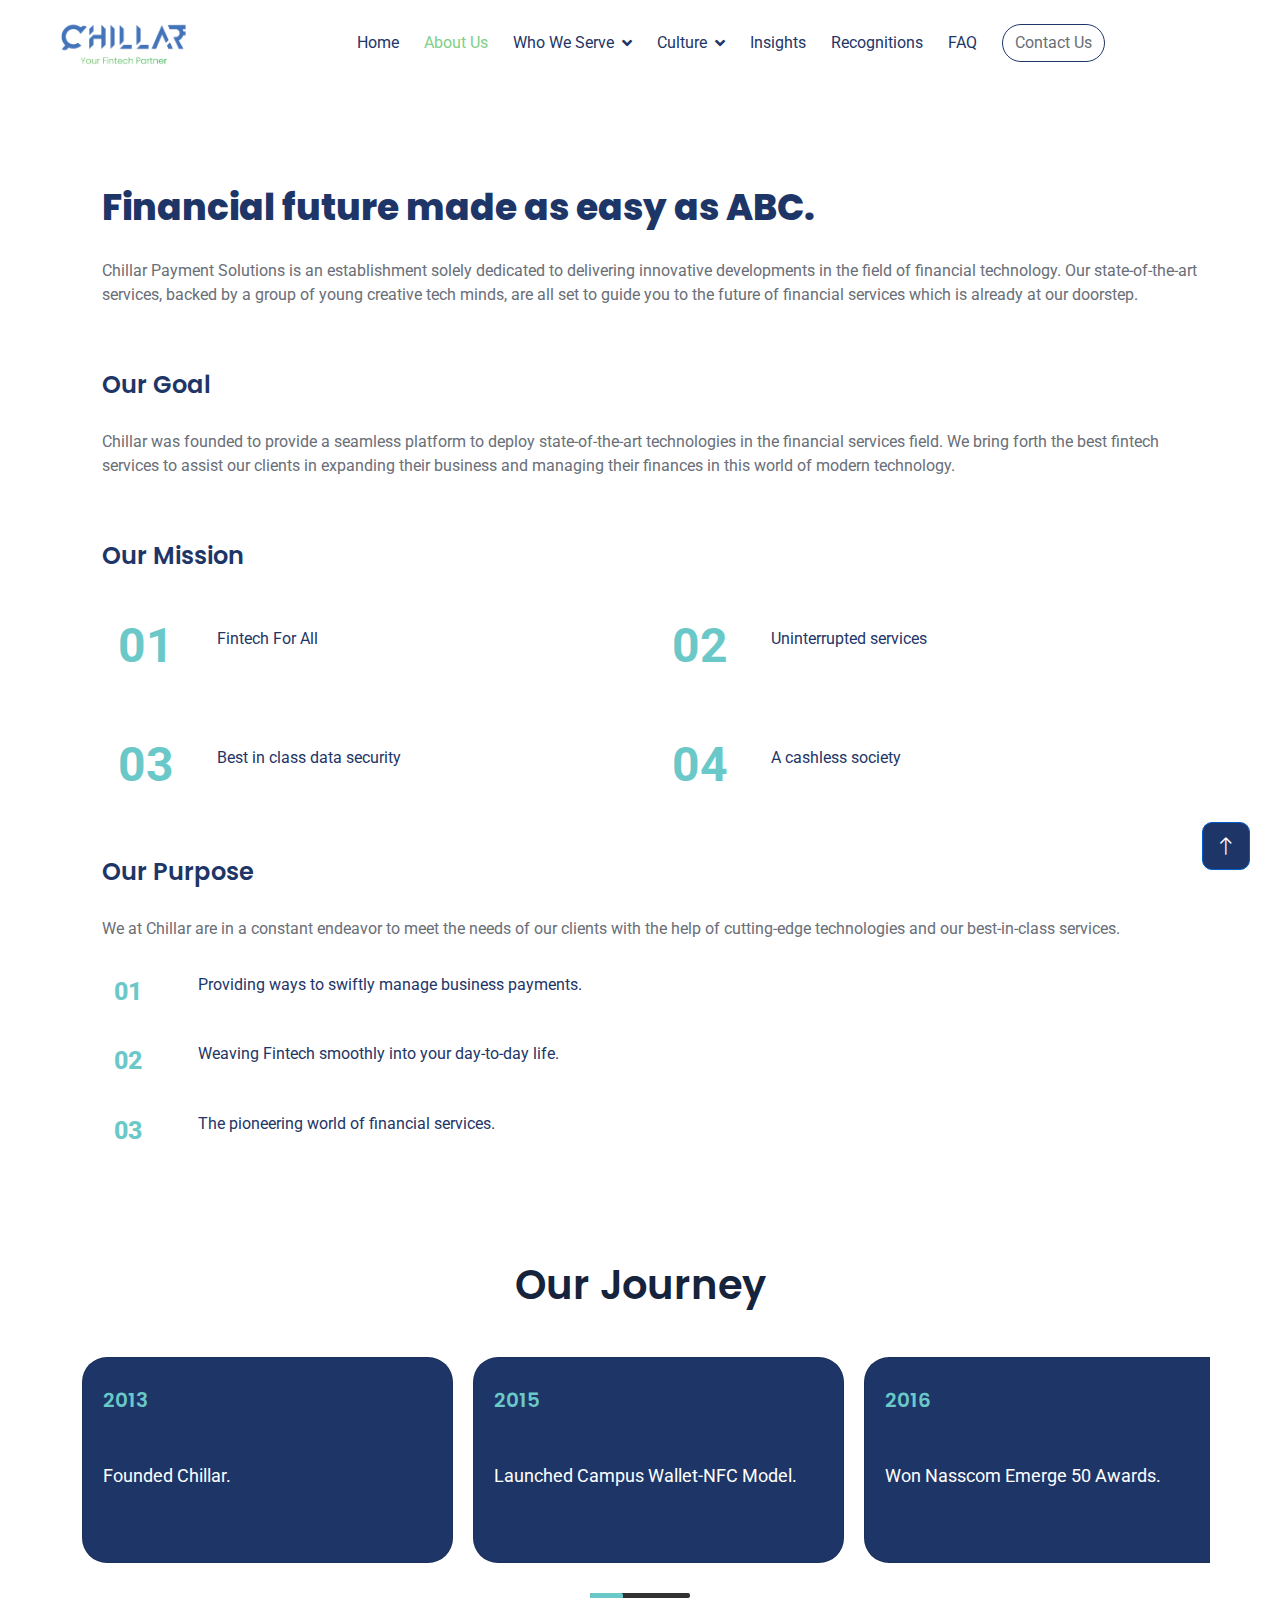
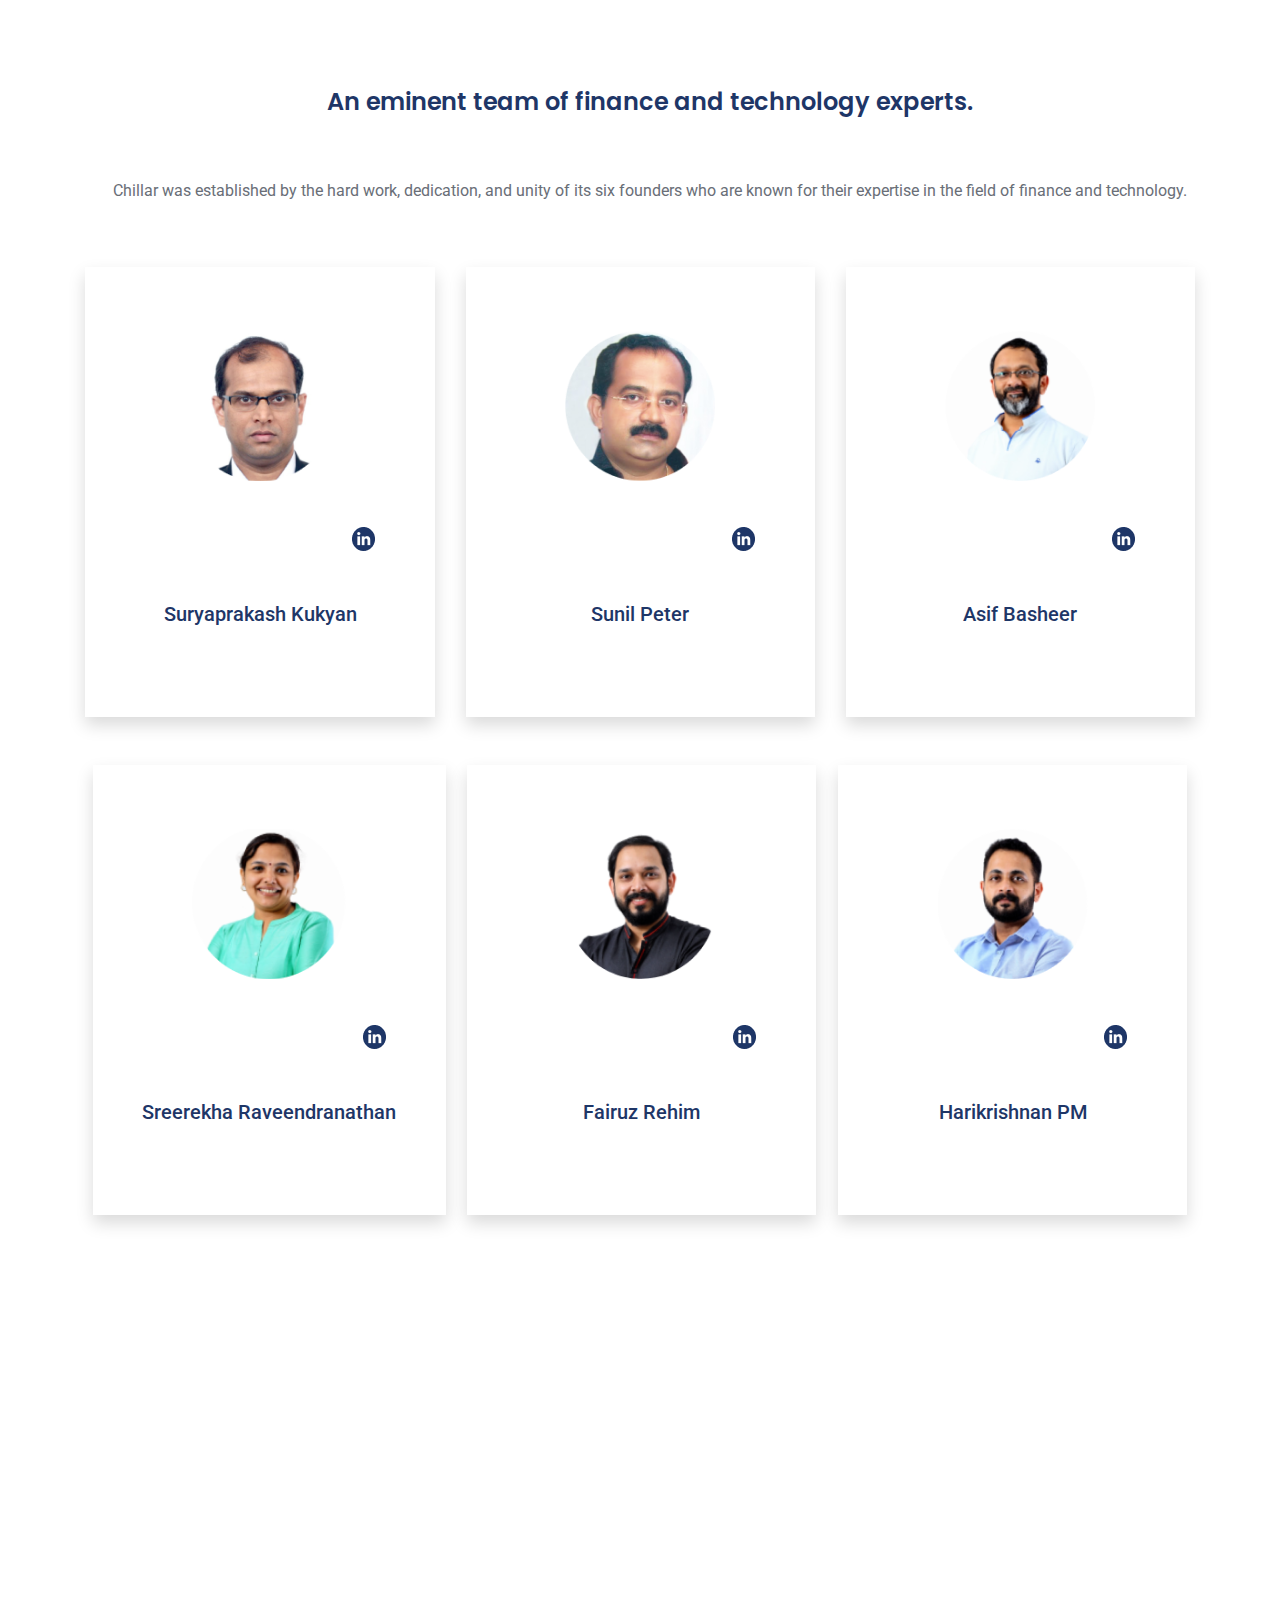
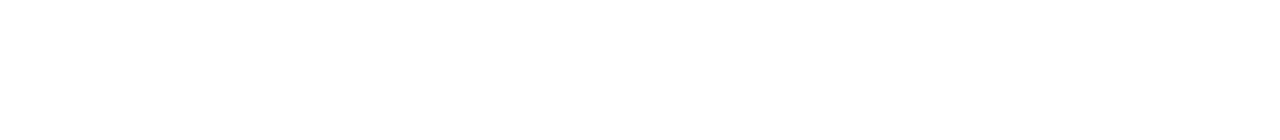
<file: aboutus.html>
<!DOCTYPE html>
<html lang="en">

<head>
  <meta charset="utf-8" />
  <title>About Chillar</title>
  <meta content="width=device-width, initial-scale=1.0" name="viewport" />
  <meta content="" name="keywords" />
  <meta content="" name="description" />

  <!-- Favicon -->
  <link href="img/favicon.ico" rel="icon" />

  <!-- Google Web Fonts -->
  <link rel="preconnect" href="https://fonts.googleapis.com" />
  <link rel="preconnect" href="https://fonts.gstatic.com" crossorigin />
  <link href="https://fonts.googleapis.com/css2?family=Roboto:wght@400;500&family=Poppins:wght@600;700&display=swap"
    rel="stylesheet" />

  <!-- Icon Font Stylesheet -->
  <link href="https://cdnjs.cloudflare.com/ajax/libs/font-awesome/5.10.0/css/all.min.css" rel="stylesheet" />
  <link href="https://cdn.jsdelivr.net/npm/bootstrap-icons@1.4.1/font/bootstrap-icons.css" rel="stylesheet" />

  <!-- Libraries Stylesheet -->
  <link href="lib/animate/animate.min.css" rel="stylesheet" />
  <link href="lib/owlcarousel/assets/owl.carousel.min.css" rel="stylesheet" />

  <!-- Customized Bootstrap Stylesheet -->
  <link href="css/bootstrap.min.css" rel="stylesheet" />
  <link href="css/style.css" rel="stylesheet" />


  <!-- Template Stylesheet -->
<style>
  /********** Template CSS **********/
/********** Template CSS **********/
@import url('https://fonts.googleapis.com/css2?family=Poppins:wght@700&display=swap');
:root {
    --primary: #1e3667;
    --secondary: #244ea1;
    --light: #F6F7FC;
    --dark: #15233C;
}

.back-to-top {
    position: fixed;
    display: none;
    right: 30px;
    bottom: 30px;
    z-index: 9999;
    background-color: var(--primary);
}


/*** Spinner ***/
#spinner {
    opacity: 0;
    visibility: hidden;
    transition: opacity .5s ease-out, visibility 0s linear .5s;
    z-index: 99999;
}

#spinner.show {
    transition: opacity .5s ease-out, visibility 0s linear 0s;
    visibility: visible;
    opacity: 1;
}


/*** Button ***/
.btn {
    transition: .5s;
}

.btn.btn-primary,
.btn.btn-outline-primary:hover,
.btn.btn-secondary,
.btn.btn-outline-secondary:hover {
    color: #FFFFFF;
}

.btn.btn-primary:hover {
    background: var(--secondary);
    border-color: var(--secondary);
}

.btn.btn-secondary:hover {
    background: var(--primary);
    border-color: var(--primary);
}

.btn-square {
    width: 38px;
    height: 38px;
}

.btn-sm-square {
    width: 32px;
    height: 32px;
}

.btn-lg-square {
    width: 48px;
    height: 48px;
}

.btn-square,
.btn-sm-square,
.btn-lg-square {
    padding: 0;
    display: flex;
    align-items: center;
    justify-content: center;
    font-weight: normal;
}
.btn-cnt{
    border: 1px solid #1e3667;
    border-radius: 20px;
}
.btn-cnt:hover{
    border: 1px solid #1e3667;
    border-radius: 20px;
    background-color: #1e3667;
    color: #FFFFFF;
}
/* Common */

.spt5{
    padding-top:6rem !important;
    
}

.section-header{

}
.section-header_line{
    
}
.section-header_line::after{
    width: 100px;
    height: 5px;
    background-color: aqua;
}
/*** Navbar ***/
.navbar.sticky-top {
    top: -100px;
    transition: .5s;
}

.navbar .navbar-brand img {
    max-height: 60px;
}

.navbar .navbar-nav .nav-link {
    margin-left: 25px;
    padding: 10px 0;
    color: #1e3667;
    font-weight: 400;
    outline: none;

}

.navbar .navbar-nav .nav-link:hover,
.navbar .navbar-nav .nav-link.active {
    color:#80d087;
}

.navbar .dropdown-toggle::after {
    border: none;
    content: "\f107";
    font-family: "Font Awesome 5 Free";
    font-weight: 900;
    vertical-align: middle;
    margin-left: 8px;
}

@media (max-width: 991.98px) {
    .navbar .navbar-brand img {
        max-height: 45px;
    }

    .navbar .navbar-nav {
        margin-top: 20px;
        margin-bottom: 15px;
    }

    .navbar .nav-item .dropdown-menu {
        padding-left: 10px;
        padding-right: 10px;
    }
}

@media (min-width: 992px) {
    .navbar .nav-item .dropdown-menu {
        display: block;
        border: none;
        margin-top: 0;
        top: 150%;
        right: 0;
        opacity: 0;
        visibility: hidden;
        transition: .5s;
    }

    .navbar .nav-item:hover .dropdown-menu {
        top: 100%;
        visibility: visible;
        transition: .5s;
        opacity: 1;
    }
}


/*** Header ***/
.carousel-caption {
    top: 0;
    left: 0;
    right: 0;
    bottom: 0;
    display: flex;
    align-items: center;
    text-align: justify;
    z-index: 1;
}

.carousel-control-prev,
.carousel-control-next {
    width: 15%;
}

.carousel-control-prev-icon,
.carousel-control-next-icon {
    width: 3rem;
    height: 3rem;
    background-color: var(--primary);
    border: 15px solid var(--primary);
    border-radius: 50px;
}
#header-carousel .carousel-item {
    position: relative;
    min-height: 650px;
}

#header-carousel .carousel-item img {
    position: absolute;
    width: 100%;
    height: 100%;
    object-fit: cover;
}
.header-caption{
    z-index: 300;
    color: var(--primary);
}
.header-caption span{
    font-size: 78px;
    font-weight: 900;
    margin: auto 50%;
}
@media (max-width: 768px) {
    #header-carousel .carousel-item {
        position: relative;
        min-height: 450px;
    }
    
    #header-carousel .carousel-item img {
        position: absolute;
        width: 100%;
        height: 100%;
        object-fit: cover;
    }
}

.page-header {
    background: url(../img/carousel-1.jpg) center center no-repeat;
    background-size: cover;
}

.page-header .breadcrumb-item,
.page-header .breadcrumb-item a {
    font-weight: 500;
}

.page-header .breadcrumb-item a,
.page-header .breadcrumb-item+.breadcrumb-item::before {
    color: #696E77;
}

.page-header .breadcrumb-item a:hover,
.page-header .breadcrumb-item.active {
    color: var(--primary);
}
/* Header section */

.company-desc{
    font-size: larger;
    font-weight: 400;
}
.headsection {
    min-height: 600px;
    background-color: #1e3667;
    background-image: url('../img/carousel-3.jpg');
    background-size: cover;
    background-position: center;
   
}
.headsection-overlay {
    position:absolute;
    top:0px;
    left:0px;
    width:100%;
    min-height:700px;
    background: rgb(255,255,255);
    background: linear-gradient(90deg, rgba(255,255,255,1) 0%, rgba(9,9,121,0) 100%, rgba(0,212,255,0) 100%);
    
   
}

.headsection-caption{
    z-index: 300;
    color: #1e3667; 
    font-size: 6px;
    position: absolute;
  text-transform: uppercase;
  letter-spacing: 6px;
  font-weight: 800 !important;
  text-decoration: none;
  color: white;
  display: inline-block;
 
}
.animate-charcter
{
   text-transform: uppercase;
  background-image: linear-gradient(
    -225deg,
    #1e3667 0%,
    #4373b9 20%,
    #6ac9c8 40%,
    #2eb24c 50%,
    #6ac9c8 60%,
    #4373b9 80%,
    #1e3667 100%
  );
  background-size: auto auto;
  background-clip: border-box;
  background-size: 200% auto;
  color: #fff;
  background-clip: text;
  text-fill-color: transparent;
  -webkit-background-clip: text;
  -webkit-text-fill-color: transparent;
  animation: textclip 2s linear infinite;
  display: inline-block;
      font-size: 90px;
}

@keyframes textclip {
  to {
    background-position: 200% center;
  }
}
    

@media (max-width: 992px) {
    .headsection {
        min-height: 400px;
    }
    .headsection-overlay {
        min-height: 500px;
    }
    .headsection-caption{
        font-size: 48px;
    }
}

  

/* Text head */


.text-head{
    color: rgba(30, 54, 103, 1);
    height: auto;
    font-size: 36px;
    font-style: Bold;
    text-align: left;
    font-family: Poppins;
    font-weight: 700;
}


.fp-box {
    background: #ffffff;
    padding: 40px;
    display: flex;
    flex-direction: column;
    justify-content: space-between;
}

.fpbox-index {
    font-size: 4rem;
    color: #333;
    -webkit-text-stroke: 1px rgb(0, 0, 0);
    -webkit-text-fill-color: transparent;
    font-family: 'Montserrat', sans-serif;
    font-weight: 600;
    text-align: center;
}
.fpbox-button{
    background-color: var(--primary);

    color: #FFFFFF;
}


/* FinService */
.finservice-item {
    position: relative;
    overflow: hidden;
    box-shadow: 0 0 45px rgba(0, 0, 0, .07);
    background-color: #f4fafd;
}

.finservice-item .finservice-icon {
    width: 90px;
    height: 90px;
    display: flex;
    align-items: center;
    justify-content: center;
}

.finservice-item .finservice-icon img {
    max-width: 60px;
    max-height: 60px;
}

.finservice-item a.btn {
    color: var(--primary);
}

.finservice-item a.btn:hover {
    color: #FFFFFF;
    background: var(--primary);
    border-color: var(--primary);
}

/* fintech platforms */





.finplatform {
    box-sizing: border-box;
    overflow: hidden;
}


.finplatform-cards {
    margin: 0 -4px -4px 0;
    padding: 0;
}

.finplatform-card {
    height: auto;
    border-right: 2px solid rgb(196, 196, 196);
    border-bottom: 2px solid rgb(184, 184, 184);

}

.finplat-service-item {
    position: relative;
    overflow: hidden;
    box-shadow: 0 0 45px rgba(0, 0, 0, 0);
}

.finplat-service-item .finplat-service-icon {
    width: 90px;
    height: 90px;
    display: flex;
    align-items: center;
    justify-content: center;
}

.finplat-service-item .finplat-service-icon img {
    max-width: 60px;
    max-height: 60px;
}

.finplat-service-item a.btn {
    color: var(--primary);
}

.finplat-service-item a.btn:hover {
    color: #FFFFFF;
    background: var(--primary);
    border-color: var(--primary);
}




/* Campus wallet */

.campus-wallet_card {

    position: relative;
    display: flex;
    flex-direction: column;
    text-align: justify;
    max-width: 200px;
    background-color: #cecece00;
    padding: 20px;
    padding-right: 0px;
    -webkit-box-shadow: 22px 3px 6px -22px rgba(150, 150, 150, 1);
    -moz-box-shadow: 22px 3px 6px -22px rgba(150, 150, 150, 1);
    box-shadow: 22px 3px 6px -22px rgba(150, 150, 150, 1);
}

.campus-wallet_card::before {
    content: "";
    border: 15px solid #15233C;
    top: 30%;
    right: -15%;
    position: absolute;
    width: 100px;
    height: 100px;
    transform: rotate(45deg);
}

.campus-wallet_card .card-content {
    text-align: left;
    color: #1e3667;

}

.campus-wallet_card .card-body {
    z-index: 200;
    background-color: #ffffff;
    padding-top: 80px;
}

.campus-wallet-cards {
    overflow-x: clip;
}

.campus-row {
    margin-right: -30px !important;
}












/*** Service ***/
.service-item {
    position: relative;
    overflow: hidden;
    box-shadow: 0 0 45px rgba(0, 0, 0, .07);
}

.service-item .service-icon {
    width: 90px;
    height: 90px;
    display: flex;
    align-items: center;
    justify-content: center;
}

.service-item .service-icon img {
    max-width: 60px;
    max-height: 60px;
}

.service-item a.btn {
    color: var(--primary);
}

.service-item a.btn:hover {
    color: #FFFFFF;
    background: var(--primary);
    border-color: var(--primary);
}


/*** Appointment ***/
.appointment {
    background: linear-gradient(rgba(1, 95, 201, .9), rgba(1, 95, 201, .9)), url(../img/carousel-1.jpg) center center no-repeat;
    background-size: cover;
}


/*** Team ***/
.team-item {
    position: relative;
    overflow: hidden;
    box-shadow: 0 0 45px rgba(0, 0, 0, .07);
}

.team-item img {
    transition: .5s;
}

.team-item:hover img {
    transform: scale(1.1);
}

.team-text {
    position: absolute;
    width: 100%;
    left: 0;
    bottom: -50px;
    opacity: 0;
    transition: .5s;
}

.team-item:hover .team-text {
    bottom: 0;
    opacity: 1;
}

.team-item a.btn {
    color: var(--primary);
}

.team-item a.btn:hover {
    color: #FFFFFF;
    background: var(--primary);
    border-color: var(--primary);
}


/*** Testimonial ***/
.animated.pulse {
    animation-duration: 1.5s;
}

.testimonial-left,
.testimonial-right {
    position: relative;
}

.testimonial-left img,
.testimonial-right img {
    position: absolute;
    padding: 5px;
    border: 1px dashed var(--primary);
    border-radius: 10px;
}

.testimonial-left img:nth-child(1),
.testimonial-right img:nth-child(3) {
    width: 70px;
    height: 70px;
    top: 10%;
    left: 50%;
    transform: translateX(-50%);
}

.testimonial-left img:nth-child(2),
.testimonial-right img:nth-child(2) {
    width: 60px;
    height: 60px;
    top: 50%;
    left: 10%;
    transform: translateY(-50%);
}

.testimonial-left img:nth-child(3),
.testimonial-right img:nth-child(1) {
    width: 50px;
    height: 50px;
    bottom: 10%;
    right: 10%;
}

.testimonial-carousel .owl-item img {
    width: 100px;
    height: 100px;
}

.testimonial-carousel .owl-nav {
    margin-top: 30px;
    display: flex;
    justify-content: center;
}

.testimonial-carousel .owl-nav .owl-prev,
.testimonial-carousel .owl-nav .owl-next {
    margin: 0 5px;
    width: 45px;
    height: 45px;
    display: flex;
    align-items: center;
    justify-content: center;
    color: #FFFFFF;
    background: var(--primary);
    border-radius: 10px;
    font-size: 22px;
    transition: .5s;
}

.testimonial-carousel .owl-nav .owl-prev:hover,
.testimonial-carousel .owl-nav .owl-next:hover {
    background: var(--secondary);
}


/*** Footer ***/
.footer {
    color: #A7A8B4;
}

.footer .btn.btn-link {
    display: block;
    margin-bottom: 5px;
    padding: 0;
    text-align: left;
    color: #A7A8B4;
    font-weight: normal;
    text-transform: capitalize;
    transition: .3s;
}

.footer .btn.btn-link::before {
    position: relative;
    content: "\f105";
    font-family: "Font Awesome 5 Free";
    font-weight: 900;
    color: #A7A8B4;
    margin-right: 10px;
}

.footer .btn.btn-link:hover {
    color: var(--light);
    letter-spacing: 1px;
    box-shadow: none;
}

.footer-header{

    color: #1e3667 !important;
}
.footer-link{


    text-decoration: none;
    color: #1e3667 !important;
}
.footer .btn.btn-square {
    color: #A7A8B4;
    border: 1px solid#A7A8B4;
}

.footer .btn.btn-square:hover {
    color: var(--secondary);
    border-color: var(--light);
}

.footer .copyright {
    background-color: #1e3667;
    padding: 25px 0;
    font-size: 15px;
    border-top: 1px solid rgba(256, 256, 256, .1);
}

.footer .copyright a {
    color: var(--secondary);
}

.footer .copyright a:hover {
    color: #FFFFFF;
}
.swiper-button-next{
    display: none !important;;
}
.swiper-button-prev{
    display: none !important;;
}


/*** contact page ***/

/*** left side ***/

.left-side {
    background-color: #ffffff;
    padding-left: 50px;
    padding-top: 100px;
    margin-bottom: 50px;
}

.right-side {
    background-color: #ffffff;
    padding-left: 10px; 

}

.dot {
    height: 14px;
    width: 14px;
    background-color: #6AC9C8;
    border-radius: 50%;
    display: inline-block;
}

.main {
    padding-top: 100px;
    margin-bottom: 50px;
    overflow: hidden;
}

.text-title-left {
    margin-left: 20px;
    font-size: 18;
    color: #1E3667;


}

.about-title {
    margin-left: 20px;
    color: #1E3667;
    font-weight: 800;
    font-size: 36px;

}

.text-title-right {
    margin-left: 20px;
    color: #1E3667;
    font-size: 24px;
}

.para-about {
    margin-left: 20px;
    margin-top: 30px;
    font-size: 16;
}

.about-number {
    color: #6AC9C8;

}

.purpose-no {
    color: #6AC9C8;
    font-size: 25px;
    margin-top: 30px;
    font-weight: 800;
}

.owl-carousel-div {
    border-radius: 25px;
    background-color: #1E3667;
    width: 200px;
    height: 150px;
    border: 10px;

}

.owl-carousel-main {
    float: right;
    margin: 30px;
}

.mission-text {
    display: block;
    padding-left: 20px;
    font-size: 18;
    color: #1E3667;
    margin-top: 10px;

}

.purpose-text {
    display: block;
    padding-left: 20px;
    font-size: 18;
    color: #1E3667;

}

.img-div {
    margin-bottom: 50px;
    height: 250px;
    width: 200px;
    border-radius: 0px;
    background: #ffffff;
    box-shadow:  9px 9px 22px #dadada,
                 -9px -9px 22px #ffffff;
}


.our-founder-text{
    width: 500px;
    margin-top: 20px;
    margin-bottom: 10px;
    margin-left: 30px;

}
.img-main{
    margin-left: 500px;
    margin: 30px;
}
.linkdin-img{
    
    margin-top: 30px;
    justify-content: end;
    float: right;
    
}
.p_name{
    font-size: 20px;
    font-weight: 500;
    color: #1E3667;
}

/*swipper*/
ol {
    list-style: none;
    padding: 0;
}
main {
    max-width: 900px;
    margin: 0 auto;
    padding: 40px 20px;
}
.cards {
    font-size: 0;
    white-space: nowrap;
}
.card-outter {
    display: inline-block;
    padding-left: 20px;
}
.card {
    background: #1E3667;
    width: 371px;
    height: 206px;
    padding: 20px;
    border-radius: 25px !important;
}

@media (max-width: 991.98px) {
  .card {
    background: #1E3667;
    max-width: 70vw;
    height: 206px;
    padding: 20px;
    border-radius: 25px !important;
}
}



.card .title {
    font-size: 20px;
    margin: 10px 0 6px;
    color: #6AC9C8;
}
.card .description {
    font-size: 18px;
    color: #ffffff;
    margin-top: 50px;
    white-space: break-spaces;
}
.slider-container {
    position: relative;
    overflow: hidden;
    margin: 0 -20px;
}
.slider-container:before, .slider-container:after {
    position: absolute;
    top: 0;
    z-index: 1;
    content: "";
    display: block;
    width: 20px;
    height: 100%;
}
.slider-container:before {
    left: 0;
    
}
.slider-container:after {
    right: 0;
    
}
.slider {
    transition: transform 0.2s ease-out;
}
.slider.active {
    transition: none;
    cursor: grab;
}
.slider-indicator-bar {
    position: relative;
    height: 5px;
    width: 100px;
    margin: 30px auto 0;
    background: #313131;
    border-radius: 2px;
}
.slider-indicator-bar .slider-indicator {
    position: absolute;
    left: 0;
    content: "";
    height: 6px;
    background-color: #6AC9C8;
    border-radius: 2px;
    transition: left 0.2s ease-in-out;
}

</style>
</head>

<body>
<!-- Spinner Start -->
<div
id="spinner"
class="show bg-white position-fixed translate-middle w-100 vh-100 top-50 start-50 d-flex align-items-center justify-content-center"
>
<div class="spinner-grow text-primary" role="status"></div>
</div>
<!-- Spinner End -->

<!-- Topbar Start -->

<!-- Topbar End -->

  <!-- Navbar Start -->
  <nav
  class="navbar navbar-expand-lg bg-white navbar-light sticky-top px-4 px-lg-5"
>
  <a href="index.html" class="navbar-brand d-flex align-items-center">
    <h1 class="m-0">
      <img
        class="img-fluid me-3"
        src="img/icon/logo-01 .png"
        alt=""
        
      />
    </h1>
  </a>
  <button
    type="button"
    class="navbar-toggler"
    data-bs-toggle="collapse"
    data-bs-target="#navbarCollapse"
  >
    <span class="navbar-toggler-icon"></span>
  </button>
  <div class="collapse navbar-collapse" id="navbarCollapse">
    <div class="navbar-nav align-content-center text-center mx-auto bg-white rounded pe-4 py-3 py-lg-0"style="
    align-content: center;
    align-items: center;
">
      <a href="index.html" class="nav-item nav-link ">Home</a>
      <a href="aboutus.html" class="nav-item nav-link active">About Us</a>
      <div class="nav-item dropdown">
        <a
          href="#"
          class="nav-link dropdown-toggle"
          data-bs-toggle="dropdown"
          >Who We Serve</a 
        >
        <div class="dropdown-menu bg-light border-0 m-0">
          <a href="index.html#clients" class="dropdown-item">Clients</a>
          <a href="usecases.html" class="dropdown-item">Use case</a>
          
        </div>
      </div>
      <div class="nav-item dropdown">
        <a
          href="#"
          class="nav-link dropdown-toggle"
          data-bs-toggle="dropdown"
          >Culture</a
        >
        <div class="dropdown-menu bg-light border-0 m-0">
          <a href="lifeatchillar.html" class="dropdown-item">Life at chillar</a>
          <a href="team.html" class="dropdown-item">Our Team</a>
          <a href="career.html" class="dropdown-item">Career</a>
          
        </div>
      </div>
      <a href="insights.html" class="nav-item nav-link">Insights</a>
      <a href="awards.html" class="nav-item nav-link">Recognitions</a>
      <a href="faq.html" class="nav-item nav-link">FAQ</a>
       <a href="contactus.html" class="nav-item nav-link " style=" "><span class="btn btn-cnt ">Contact Us</span></a>
    </div>
   
  </div>
 
</nav>
  <!-- Navbar End -->


  <div class="main container">
    <div class="row">
     
      <div class="col-sm-12 ">
        <h1 class="about-title">Financial future made as easy as ABC.</h1>
        <p class="para-about">
          Chillar Payment Solutions is an establishment solely dedicated to delivering innovative developments in the field of financial technology. Our state-of-the-art services, 
          backed by a group of young creative tech minds, are all set to guide you to the future of financial services which is already at our doorstep.
        </p>
      </div>
    </div>
    <div class="row mt-5" >

      <div class="col-sm-12 ">
        <h4 class="text-title-right">
          Our Goal
        </h4>
        <p class="para-about">Chillar was founded to provide a seamless platform to deploy state-of-the-art technologies
          in the financial services field. We bring forth the best fintech services to assist our clients in expanding
          their business and managing their finances in this world of modern technology.</p>
      </div>
    </div>
    <!-- start -->
    <div class="row mt-5">

      <div class="col-sm-12 ">
        <h4 class="text-title-right">
          Our Mission
        </h4>
        <div class="row para-about">
          <div class="col-sm-6 p-3">

            <div class="row">
              <div class="col-sm-2"> <span class="display-5 about-number ">01</span> </div>
              <div class="col-sm-8 mission-text"><span>Fintech For All</span></div>
            </div>
          </div>

          <div class="col-sm-6 p-3">
            <div class="row">
              <div class="col-sm-2"> <span class="display-5 about-number">02</span> </div>
              <div class="col-sm-8 mission-text"> <span>Uninterrupted services</span></div>
            </div>
          </div>
        </div>
        <div class="row para-about">
          <div class="col-sm-6 p-3">

            <div class="row">
              <div class="col-sm-2"> <span class="display-5 about-number">03</span> </div>
              <div class="col-sm-8 mission-text"> <span>Best in class data
                  security</span></div>
            </div>

          </div>
          <div class="col-sm-6 p-3">
            <div class="row">
              <div class="col-sm-2"> <span class="display-5 about-number">04</span> </div>
              <div class="col-sm-8 mission-text"> <span>A cashless society</span></div>
            </div>

          </div>
        </div>
      </div>
    </div>

    <!-- end -->
    <!-- start -->

    <div class="row mt-5">
   
      <div class="col-sm-12 ">
        <h4 class="text-title-right">
          Our Purpose
        </h4>
        <p class="para-about">We at Chillar are in a constant endeavor to meet the needs of our clients with the help of
          cutting-edge technologies and our best-in-class services.</p>
        <div class="col-sm-12 p-3">
          <div class="row">
            <div class="col-sm-1"> <span class="purpose-no m-3">01</span></div>
            <div class="col-sm-8 purpose-text"> <span>Providing ways to swiftly manage
                business payments.</span>
            </div>
          </div>
        </div>
        <div class="col-sm-12 p-3">
          <div class="row">
            <div class="col-sm-1"> <span class="purpose-no m-3">02</span> </div>
            <div class="col-sm-8 purpose-text"> <span>Weaving Fintech smoothly into
                your day-to-day life.</span></div>
          </div>
        </div>
        <div class="col-sm-12 p-3">
          <div class="row">
            <div class="col-sm-1"> <span class="purpose-no m-3">03</span></div>
            <div class="col-sm-8 purpose-text"> <span>The pioneering world of financial
                services.</span></div>
          </div>

        </div>



      </div>
    </div>
    <!-- end -->

    <div class="row mt-5">
     
      <div class="col-sm-12 ">
        <h4 class="text-title-right">
         </h4>
      </div>
    </div> 

    <div class="row ">



      <main>
        <section class="slider-section">
          <h1 class="title text-center mb-5">Our Journey</h2>
          <div class="slider-container">
            <ol class="cards slider">					
              
                <li class="card-outter slider-item">
                  <div class="card">
                    <a>
                      
                      <h2 class="title">2013</h2>
                      <p class="description">Founded Chillar.</p>
                    </a>	
                  </div>
                </li>
                <li class="card-outter slider-item">
                  <div class="card">
                    <a href="#">
                      
                      <h2 class="title">2015</h2>
                      <p class="description">Launched Campus Wallet-NFC Model.</p>
                    </a>	
                  </div>
                </li>
                <li class="card-outter slider-item">
                  <div class="card">
                    <a>

                      <h2 class="title">2016</h2>
                      <p class="description">Won Nasscom Emerge 50 Awards.</p>
                    </a>	
                  </div>
                </li>
                <li class="card-outter slider-item">
                  <div class="card">
                    <a href="#">
                     
                      <h2 class="title">2017</h2>
                      <p class="description">Introduced Campus Wallet: Biometric Model</p>
                    </a>	
                  </div>
                </li>
                <li class="card-outter slider-item">
                  <div class="card">
                    <a>
                      
                      <h2 class="title">2018</h2>
                      <p class="description">Introduced QR-Based Campus Wallet for Colleges.</p>
                    </a>	
                  </div>
                </li>
                <li class="card-outter slider-item">
                  <div class="card">
                    <a>
                      
                      <h2 class="title">2019</h2>
                      <p class="description">Won the prestigious Fintech Rocketship Award from British Govt</p>
                    </a>	
                  </div>
                </li>
                <li class="card-outter slider-item">
                  <div class="card">
                    <a>
                      
                      <h2 class="title">2020</h2>
                      <p class="description">Customer Base Touched 45,000.</p>
                    </a>	
                  </div>
                </li>
                <li class="card-outter slider-item">
                  <div class="card">
                    <a>
                     
                      <h2 class="title">2021</h2>
                      <p class="description">Diversified ourselves as Fintech as a Service Company.</p>
                    </a>	
                  </div>
                </li>
                <li class="card-outter slider-item">
                  <div class="card">
                    <a>
                      
                      <h2 class="title">2022</h2>
                      <p class="description">Opening a new office in Manchester, United Kingdom</p>
                    </a>	
                  </div>
                </li>
                
            </ol>
            <div class="slider-indicator-bar">
              <div class="slider-indicator"></div>
            </div>
          </div>
        </section>
      </main>
      




    </div>

</div>

    <!-- start -->

    <section>
      <div class="container">
        <div class="row " >
         
        </div>
        <div class="row">
          <div class="col-md-12 text-center">
            <h4 class="text-title-right">
              An eminent team of finance and technology experts.
            </h4><br>
            <p class="para-about">Chillar was established by the hard work, dedication, and unity of its six founders
              who are known for their expertise in the field of finance and technology.
            </p>

          </div>
        </div>
        <div class="row text-center mt-5 justify-content-around">
          <div class="col-md-4 shadow " style="width: auto !important;height: 450px;">
            <div class="row p-5 " >
              <div class="col-md-12"><img src="./img/directors/director-(1).png" alt="" class="p-3 "></div>
              <a href="https://www.linkedin.com/in/suryaprakash-kukyan-3b75101b/"><div class="col-md-12 "><img src="./img/directors/Group478.png" alt="" class="linkdin-img"></div></a>
            </div>
            <p class="p_name">Suryaprakash Kukyan</p>
          </div>
          <div class="col-md-4 shadow " style="width: auto !important;">
            <div class="row p-5 ">
              <div class="col-md-12"><img src="./img/directors/director-(6).png" alt="" class="p-3 "></div>
             <a href="https://www.linkedin.com/in/sunil-peter-32236735/"><div class="col-md-12 "><img src="./img/directors/Group478.png" alt="" class="linkdin-img"></div></a> 
            </div>
            <p class="p_name">Sunil Peter</p>
          </div>
          <div class="col-md-4 shadow " style="width: auto !important;">
            <div class="row p-5 ">
              <div class="col-md-12"><img src="./img/directors/director-(2).png" alt="" class="p-3 "></div>
              <a href="https://www.linkedin.com/in/asif-basheer-319159a/"><div class="col-md-12 "><img src="./img/directors/Group478.png" alt="" class="linkdin-img"></div></a>
            </div>
            <p class="p_name">Asif Basheer</p>
          </div>

        <div class="row text-center mt-5 justify-content-around">
          <div class="col-md-4 shadow " style="width: auto !important;height: 450px;">
            <div class="row p-5 ">
              <div class="col-md-12"><img src="./img/directors/director-(5).png" alt="" class="p-3 "></div>
              <a href="https://www.linkedin.com/in/sreerekha-raveendranathan-419b6979/"><div class="col-md-12 "><img src="./img/directors/Group478.png" alt="" class="linkdin-img"></div></a>
            </div>
            <p class="p_name">Sreerekha Raveendranathan</p>
          </div>
          <div class="col-md-4 shadow " style="width: auto !important;">
            <div class="row p-5 ">
              <div class="col-md-12"><img src="./img/directors/director-(4).png" alt="" class="p-3 "></div>
              <a href="https://www.linkedin.com/in/fairuzrehim/"><div class="col-md-12 "><img src="./img/directors/Group478.png" alt="" class="linkdin-img"></div></a>
            </div>
            <p class="p_name">Fairuz Rehim</p>
          </div>
          <div class="col-md-4 shadow " style="width: auto !important;">
            <div class="row p-5 ">
              <div class="col-md-12"><img src="./img/directors/director-(3).png" alt="" class="p-3 "></div>
              <a href="https://www.linkedin.com/in/hari-krishnan-31b764a4/"><div class="col-md-12 "><img src="./img/directors/Group478.png" alt="" class="linkdin-img"></div></a>
            </div>
            <p class="p_name">Harikrishnan PM</p>
          </div>
  
          </div>
      </div>
    </section>
   
    <!-- Footer Start -->
    <!-- Final footer -->
    <div
      class="bg-white footer mt-5 wow fadeIn"
      data-wow-delay="0.1s"
    >
    <div class="container ">
      <div class="row">
        
        <div class="col-lg-3 col-md-6  pt-5 px-lg-5">
          <h6 class="footer-header mb-4">Ready to level up?</h6>
          
          <a class="footer-link"  href="career.html"><p>Careers</p></a> 
          <a class="footer-link"  href="lifeatchillar.html"><p>Life at Chillar</p></a>
        </div>
        <div class="col-lg-2 col-md-6 pt-5">
          <h6 class="footer-header mb-4">Hotlink</h6>
          
          <a class="footer-link"  href="faq.html"><p>FAQ</p></a>
        </div>
        <div class="col-lg-3 col-md-6  pt-5">
          <h6 class="footer-header mb-4">Behind the Scenes</h6>
          <a class="footer-link"  href="aboutus.html"><p>About us</p></a>
          <a class="footer-link"  href="team.html"><p>Our Team</p></a>
          <a class="footer-link"  href="contactus.html"><p>Contact Us</p></a>
        </div>
        <div class="col-lg-2 col-md-6  pt-5">
          <h6 class="footer-header mb-4">The legal bits</h6>
          <a class="footer-link"  href="/"><p>Terms and conditions</p></a>
          <a class="footer-link"  href="/"><p>Privacy Policy</p></a>
        </div>
        <div class="col-lg-2 col-md-6  pt-5">
          <h6 class="footer-header mb-4">Follow us</h6>
          <div class="position-relative mx-auto" style="max-width: 400px">
            <div class="d-flex pt-2">
              <a class="btn btn-square me-1" href="https://g.page/ChillarPayment"
                ><i class="fa fa-map-marked"></i
              ></a>
              <a class="btn btn-square me-1" href="https://www.facebook.com/chillarpayment/"
                ><i class="fab fa-facebook-f"></i
              ></a>
              <a class="btn btn-square me-1" href="https://www.instagram.com/chillar_family/"
                ><i class="fab fa-instagram"></i
              ></a>
              <a class="btn btn-square me-0" href="https://in.linkedin.com/company/chillar-payment-solutions-pvt-ltd"
                ><i class="fab fa-linkedin-in"></i
              ></a>
            </div>
          </div>
        </div>
       
         
        </div>
      </div>
      <div class="container">
        <p class="text-center py-5 mb-5 mx-auto" style="max-width: 900px">
          Need a backup for your startup? We can help you in your company’s progress by providing you with the safest, fastest, and easy-to-use fintech platforms.
        </p>
      </div>
      <div class=" copyright ">
        <div class="container">
          <div class="row">
            <div class="col-md-12 text-center  mb-3 mb-md-0 text-white">
              &copy; 2022 Chillar, All Right Reserved.
            </div>
           
          </div>
        </div>
      </div>
    </div>
    <!-- Footer End -->

    <!-- Back to Top -->
    <a href="#" class="btn btn-lg btn-primary btn-lg-square back-to-top"
      ><i class="bi bi-arrow-up"></i
    ></a>

    <!-- JavaScript Libraries --> <script src="https://cdn.jsdelivr.net/npm/swiper/swiper-bundle.min.js"></script>

    <script src="https://code.jquery.com/jquery-3.4.1.min.js"></script>
    <script src="https://cdn.jsdelivr.net/npm/bootstrap@5.0.0/dist/js/bootstrap.bundle.min.js"></script>
    <script src="lib/wow/wow.min.js"></script>
    <script src="lib/easing/easing.min.js"></script>
    <script src="lib/waypoints/waypoints.min.js"></script>
    <script src="lib/owlcarousel/owl.carousel.min.js"></script>
    <script src="lib/counterup/counterup.min.js"></script>
   
    <!-- Template Javascript -->
    <script src="js/main.js"></script>
    <script>
      $(document).ready(function() {

    // Gets the video src from the data-src on each button

    var $videoSrc;  
    $('.video-btn').click(function() {
        $videoSrc = $(this).data( "src" );
    });
    console.log($videoSrc);

      
      
    // when the modal is opened autoplay it  
    $('#myModal').on('shown.bs.modal', function (e) {
        
    // set the video src to autoplay and not to show related video. Youtube related video is like a box of chocolates... you never know what you're gonna get
    $("#video").attr('src',$videoSrc + "?autoplay=1&amp;modestbranding=1&amp;showinfo=0" ); 
    })
      


    // stop playing the youtube video when I close the modal
    $('#myModal').on('hide.bs.modal', function (e) {
        // a poor man's stop video
        $("#video").attr('src',$videoSrc); 
    }) 
        
        


      
      
    // document ready  
    });
    </script>

    <!-- Template Javascript -->
    <script src="js/main.js"></script>
    <script>
      $('.owl-carousel').owlCarousel({
        rtl: true,
        loop: true,
        margin: 10,
        nav: true,
        autoplay: true,
        responsive: {
          0: {
            items: 1
          },
          500: {
            item: 2
          },
          600: {
            items: 3
          },
          1000: {
            items: 6
          }
        }
      })
    </script>
    <script>
      const THRESHOLD = 20;

class SwipeSlider {
  constructor(slider) {
    this.startX = 0;
    this.oldX = 0;
    this.position = 0;
    this.snapPosition = 0;
    this.isDown = false;
    this.userHasSwiped = false;

    // Init
    this.cacheElements(slider);
    this.setDimensions();
    this.setIndicator();
    this.bindHandlers();
  }

  cacheElements(slider) {
    this.slider = slider;
    this.items = this.slider.querySelectorAll('.slider-item');
    this.indicator = slider.parentNode.querySelector('.slider-indicator');
    this.indicatorBar = slider.parentNode.querySelector('.slider-indicator-bar');
  }

  setDimensions() {
    const spacing = 20; // TODO: get dynamically
    const sliderWidth = this.slider.offsetWidth;
    const itemWidth = this.items[0].offsetWidth;
    const itemsWidth = this.items.length * itemWidth;

    this.itemWidth = itemWidth;
    this.maxAllowedW = sliderWidth < itemsWidth ? sliderWidth - itemsWidth - spacing : 0;
  }

  setIndicator() {
    if (!this.indicator) return;

    const times = (this.items.length * this.itemWidth) / this.slider.offsetWidth;
    const length = this.indicatorBar.offsetWidth / times;

    this.indicator.style.width = `${length}px`;
  }

  // Calculate

  calculateBoundaries(position, bounce = true) {
    const bounceMargin = bounce ? this.itemWidth / 4 : 0;

    if (position > bounceMargin) return bounceMargin;
    if (position < this.maxAllowedW - bounceMargin) return this.maxAllowedW - bounceMargin;

    return position;
  }

  calculateSnapPosition(position, swipeNext) {
    let snapPosition = (~~(position / this.itemWidth) - swipeNext) * this.itemWidth;

    if (snapPosition < this.maxAllowedW) snapPosition = this.maxAllowedW;
    return snapPosition;
  }

  moveIndicator(currPos) {
    if (!this.indicator) return;

    const indicatorPos = this.indicatorBar.offsetWidth - this.indicator.offsetWidth;
    const position = this.mapToRange(currPos, 0, this.maxAllowedW, 0, indicatorPos);

    this.indicator.style.left = `${position}px`;
  }

  // Helpers

  mapToRange(num, inMin, inMax, outMin, outMax) {
    return ((num - inMin) * (outMax - outMin)) / ((inMax - inMin) + outMin);
  }

  // Handlers

  bindHandlers() {
    // TODO: maybe add mousedwon and touchstart listeners here. Then add inside them
    // only the relevant move / end listeners (touch or mouse), and remove them on end
    this.slider.addEventListener('touchstart', (e) => this.handleTouchStart(e));
    this.slider.addEventListener('touchmove', (e) => this.handleTouchMove(e));
    this.slider.addEventListener('touchend', (e) => this.handleEnd(e));

    this.slider.addEventListener('mousedown', (e) => this.handleMouseStart(e));
    this.slider.addEventListener('mousemove', (e) => this.handleMouseMove(e));
    this.slider.addEventListener('mouseup', (e) => this.handleEnd(e));
    this.slider.addEventListener('mouseleave', (e) => this.handleEnd(e));

    this.slider.addEventListener('wheel', (e) => this.handleWheel(e));
    this.slider.addEventListener('click', (e) => this.handleClick(e));
    window.addEventListener('resize', () => this.handleResize());
  }

  // Start

  handleTouchStart(e) {
    if (e.touches.length > 1) return;

    this.handleStart(e);
  }

  handleMouseStart(e) {
    e.preventDefault();

    this.handleStart(e);
  }

  handleStart(e) {
    this.isDown = true;
    this.userHasSwiped = false;
    this.position = this.snapPosition;
    this.startX = (e.pageX || e.touches[0].pageX) - this.slider.offsetLeft;

    this.slider.classList.add('active');
  }

  // Move

  handleTouchMove(e) {
    if (e.touches.length > 1) return;

    this.handleMove(e);
  }

  handleMouseMove(e) {
    e.preventDefault();

    this.handleMove(e);
  }

  handleMove(e) {
    if (!this.isDown) return;

    const pageX = e.pageX || e.touches[0].pageX;
    const currX = pageX - this.slider.offsetLeft;
    const dist = currX - this.startX;

    if (Math.abs(dist) < THRESHOLD) return;

    const swipeNext = this.oldX - currX < 0 ? 0 : 1; // Swipe direction
    const accelerate = this.mapToRange(Math.abs(dist), THRESHOLD, window.innerWidth, 1, 3);
    const position = this.calculateBoundaries(this.position + (dist * accelerate));

    e.preventDefault();

    this.userHasSwiped = true;
    this.snapPosition = this.calculateSnapPosition(position, swipeNext);
    this.oldX = currX;

    this.moveIndicator(this.snapPosition);
    this.slider.setAttribute('style', `transform: translate3d(${position}px, 0, 0)`);
  }

  // End

  handleEnd() {
    this.isDown = false;

    this.slider.classList.remove('active');
    this.slider.setAttribute('style', `transform: translate3d(${this.snapPosition}px, 0, 0)`);
  }

  // Other Handlers

  handleWheel(e) {
    if (Math.abs(e.deltaX) < THRESHOLD) return;

    const step = 40;
    const sp = this.snapPosition + (step * Math.sign(e.deltaX));

    this.slider.classList.add('active'); // Will be removed on mouseleave
    this.snapPosition = this.calculateBoundaries(sp, false);
    this.slider.setAttribute('style', `transform: translate3d(${this.snapPosition}px, 0, 0)`);

    this.moveIndicator(this.snapPosition);
  }

  handleResize() {
    this.setIndicator();
    this.setDimensions();
		// TODO: Reposition slider at the right of the window,
		// when resizing and a slider has reached its end position
  }

  handleClick(e) {
    if (!this.userHasSwiped) return;

    e.preventDefault(); // Disallow click while swiping
    this.userHasSwiped = false;
  }
}


const sliders = document.querySelectorAll('.slider');
sliders.forEach((slider) => { new SwipeSlider(slider) });

    </script>

</body>

</html>
</file>
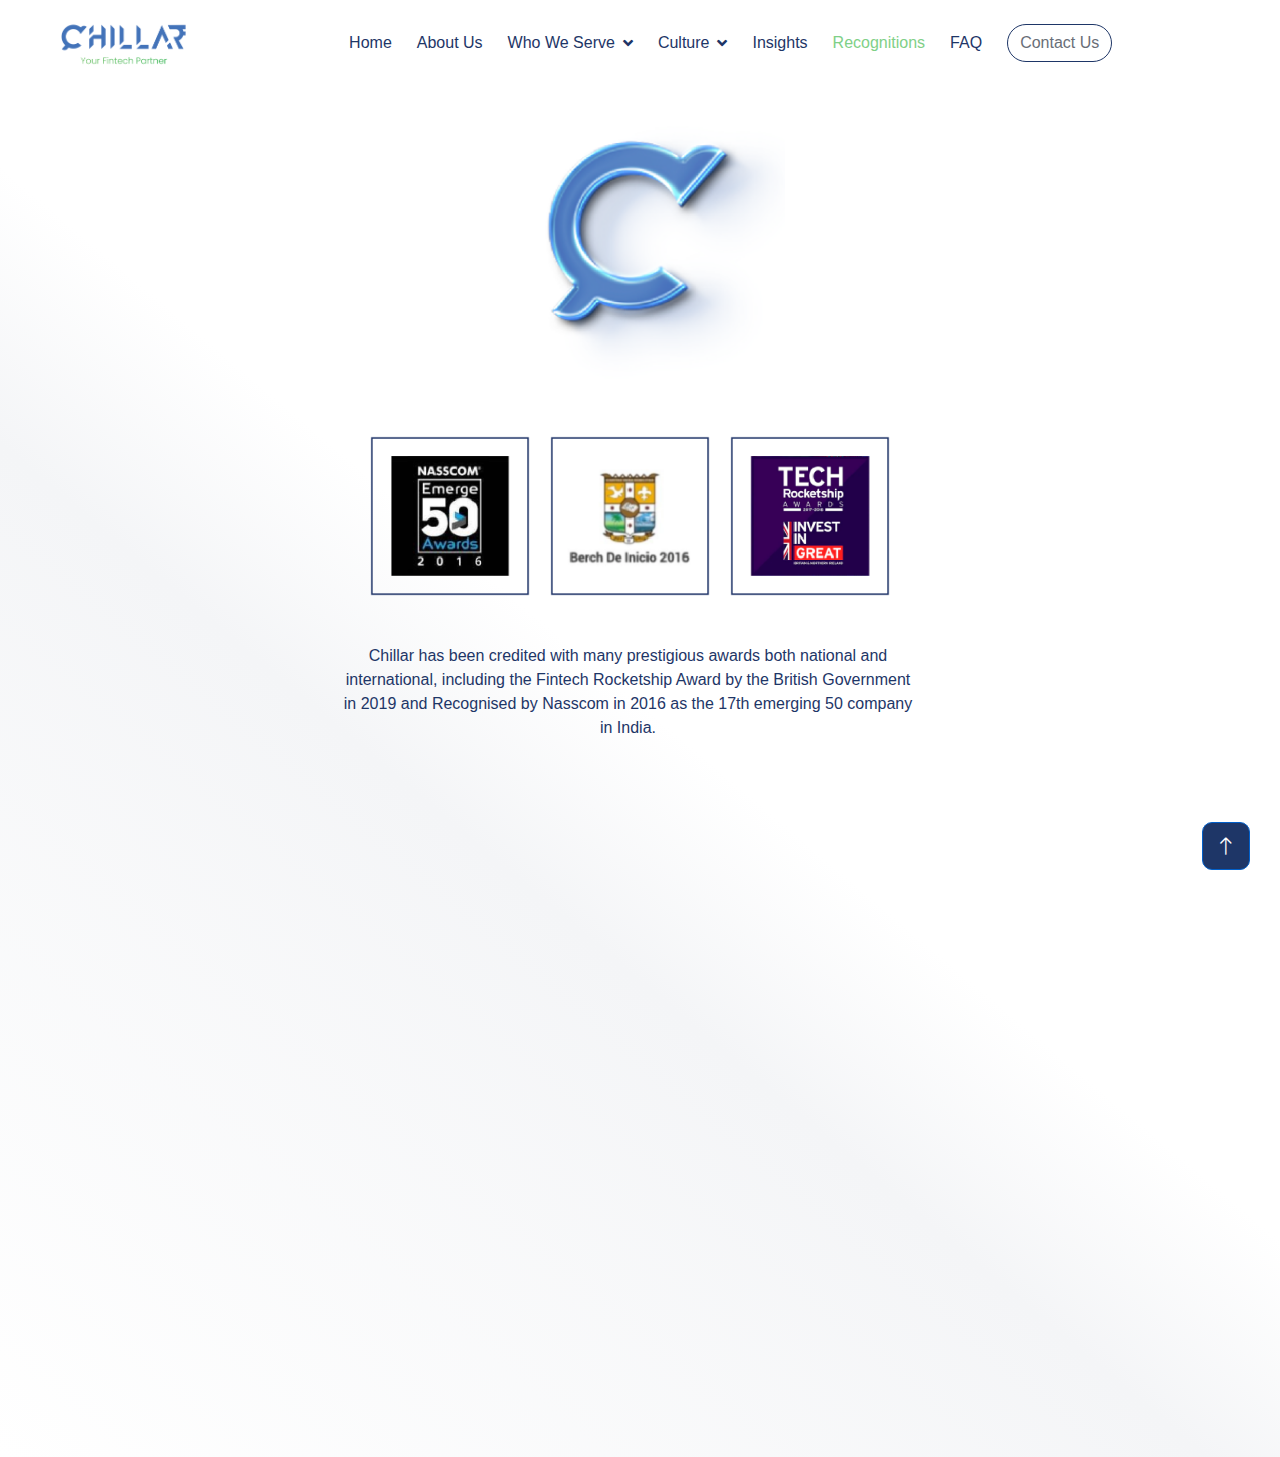
<file: awards.html>
<!DOCTYPE html>
<html lang="en">
  <head>
    <meta charset="utf-8" />
    <title>Chillar - Recognitions</title>
    <meta content="width=device-width, initial-scale=1.0" name="viewport" />
    <meta content="" name="keywords" />
    <meta content="" name="description" />

    <!-- Favicon -->
    <link href="img/favicon.ico" rel="icon" />

    <!-- Google Web Fonts -->
    <link rel="preconnect" href="https://fonts.googleapis.com" />
    <link rel="preconnect" href="https://fonts.gstatic.com" crossorigin />
    <link
    rel="stylesheet"
    href="https://cdn.jsdelivr.net/npm/swiper/swiper-bundle.min.css"
  />
    <!-- Icon Font Stylesheet -->
    <link
      href="https://cdnjs.cloudflare.com/ajax/libs/font-awesome/5.10.0/css/all.min.css"
      rel="stylesheet"
    />
    <link
      href="https://cdn.jsdelivr.net/npm/bootstrap-icons@1.4.1/font/bootstrap-icons.css"
      rel="stylesheet"
    />

    <!-- Libraries Stylesheet -->
    <link href="lib/animate/animate.min.css" rel="stylesheet" />
    <link href="lib/owlcarousel/assets/owl.carousel.min.css" rel="stylesheet" />

    <!-- Customized Bootstrap Stylesheet -->
    <link href="css/bootstrap.min.css" rel="stylesheet" />

    <!-- Template Stylesheet -->
    <link href="css/style.css" rel="stylesheet" />
    <style>
         body,p,h1,h2,h3,h4,h5,h6,div{
            color: #1e3667 !important;
        }
        body{
            background: rgb(255,255,255);
background: linear-gradient(40deg, rgba(255,255,255,1) 0%, rgba(244,245,247,1) 40%, rgba(255,255,255,1) 51%); }
        .box-shadow1{

        }
        .card-client{
            margin-right: 20px;;
            width:160px;
            height:160px;
            padding:10px;
            background-repeat: no-repeat;
            background-size: auto;
            background-position: center;  
            display:flex;
            flex-direction: column;
            justify-content: flex-end;
            background-size: 100px 100px;
        }
        .card-client span{
       
            
            font-weight: 500;
            font-size: larger;
            margin:15px;
            position: static;
            top: 0px;
         
        }
    </style>
  </head>

  <body>
    <!-- Spinner Start -->
    <div
      id="spinner"
      class="show bg-white position-fixed translate-middle w-100 vh-100 top-50 start-50 d-flex align-items-center justify-content-center"
    >
      <div class="spinner-grow text-primary" role="status"></div>
    </div>
    <!-- Spinner End -->

    <!-- Topbar Start -->

    <!-- Topbar End -->

     <!-- Navbar Start -->
  <nav
  class="navbar navbar-expand-lg bg-white navbar-light sticky-top px-4 px-lg-5"
>
  <a href="index.html" class="navbar-brand d-flex align-items-center">
    <h1 class="m-0">
      <img
        class="img-fluid me-3"
        src="img/icon/logo-01 .png"
        alt=""
        
      />
    </h1>
  </a>
  <button
    type="button"
    class="navbar-toggler"
    data-bs-toggle="collapse"
    data-bs-target="#navbarCollapse"
  >
    <span class="navbar-toggler-icon"></span>
  </button>
  <div class="collapse navbar-collapse" id="navbarCollapse">
    <div class="navbar-nav align-content-center text-center mx-auto bg-white rounded pe-4 py-3 py-lg-0"style="
    align-content: center;
    align-items: center;
">
      <a href="index.html" class="nav-item nav-link ">Home</a>
      <a href="aboutus.html" class="nav-item nav-link">About Us</a>
      <div class="nav-item dropdown">
        <a
          href="#"
          class="nav-link dropdown-toggle"
          data-bs-toggle="dropdown"
          >Who We Serve</a 
        >
        <div class="dropdown-menu bg-light border-0 m-0">
          <a href="index.html#clients" class="dropdown-item">Clients</a>
          <a href="usecases.html" class="dropdown-item">Use case</a>
          
        </div>
      </div>
      <div class="nav-item dropdown">
        <a
          href="#"
          class="nav-link dropdown-toggle"
          data-bs-toggle="dropdown"
          >Culture</a
        >
        <div class="dropdown-menu bg-light border-0 m-0">
          <a href="lifeatchillar.html" class="dropdown-item">Life at chillar</a>
          <a href="team.html" class="dropdown-item">Our Team</a>
          <a href="career.html" class="dropdown-item">Career</a>
          
        </div>
      </div>
      <a href="insights.html" class="nav-item nav-link">Insights</a>
      <a href="awards.html" class="nav-item nav-link active">Recognitions</a>
      <a href="faq.html" class="nav-item nav-link ">FAQ</a>
       <a href="contactus.html" class="nav-item nav-link " style=" "><span class="btn btn-cnt ">Contact Us</span></a>
    </div>
   
  </div>
 
</nav>
  <!-- Navbar End -->




<section class="awards">
    <div class="container-xxl pb-5 mb-5">
        <div class="row text-center mx-auto">
            <div class="col-lg-3 col-md-4 col-sm-4  box-shadow1 m-auto"><img src="./img/awards/image 38 (1).png"  style="width:100%"alt="" ></div>
            
        </div>
        <div class="row  mx-auto pt-5 pb-5">
          <div class="d-flex flex-row justify-content-center">
              <div class="col-md-2 card-client" style="background-image: url(./img/awards/award-1-01.png);
              background-size: contain;
          "></div>
              <div class="col-md-2 card-client " style="background-image: url(./img/awards/award-2-01.png);
              background-size: contain;
          "></div>
              <div class="col-md-2 card-client" style="background-image: url(./img/awards/award-3-01.png);
              background-size: contain;
          "></div>
          </div>
        <div class="row text-center pb-5 mt-5">
            <div class="text-center mx-auto "style="max-width: 600px;">
                <p class="text-l mb-5 " >
                    Chillar has been credited with many prestigious awards both national and international, including the Fintech Rocketship Award by the British Government in 2019 and Recognised by Nasscom in 2016 as the 17th emerging 50 company in India.
                </p>
            </div>
        </div>
        
          
            
        </div>
    </div> 

</section>





  <!-- Footer Start -->
  <div
  class="bg-white footer mt-5 wow fadeIn"
  data-wow-delay="0.1s"
>
<div class="container ">
  <div class="row">
    
    <div class="col-lg-3 col-md-6  pt-5 px-lg-5">
      <h6 class="footer-header mb-4">Ready to level up?</h6>
      
      <a class="footer-link"  href="career.html"><p>Careers</p></a> 
      <a class="footer-link"  href="lifeatchillar.html"><p>Life at Chillar</p></a>
    </div>
    <div class="col-lg-2 col-md-6 pt-5">
      <h6 class="footer-header mb-4">Hotlink</h6>
      
      <a class="footer-link"  href="faq.html"><p>FAQ</p></a>
    </div>
    <div class="col-lg-3 col-md-6  pt-5">
      <h6 class="footer-header mb-4">Behind the Scenes</h6>
      <a class="footer-link"  href="aboutus.html"><p>About us</p></a>
      <a class="footer-link"  href="team.html"><p>Our Team</p></a>
      <a class="footer-link"  href="contactus.html"><p>Contact Us</p></a>
    </div>
    <div class="col-lg-2 col-md-6  pt-5">
      <h6 class="footer-header mb-4">The legal bits</h6>
      <a class="footer-link"  href="/"><p>Terms and conditions</p></a>
      <a class="footer-link"  href="/"><p>Privacy Policy</p></a>
    </div>
    <div class="col-lg-2 col-md-6  pt-5">
      <h6 class="footer-header mb-4">Follow us</h6>
      <div class="position-relative mx-auto" style="max-width: 400px">
        <div class="d-flex pt-2">
          <a class="btn btn-square me-1" href="https://g.page/ChillarPayment"
            ><i class="fa fa-map-marked"></i
          ></a>
          <a class="btn btn-square me-1" href="https://www.facebook.com/chillarpayment/"
            ><i class="fab fa-facebook-f"></i
          ></a>
          <a class="btn btn-square me-1" href="https://www.instagram.com/chillar_family/"
            ><i class="fab fa-instagram"></i
          ></a>
          <a class="btn btn-square me-0" href="https://in.linkedin.com/company/chillar-payment-solutions-pvt-ltd"
            ><i class="fab fa-linkedin-in"></i
          ></a>
        </div>
      </div>
    </div>
   
     
    </div>
  </div>
  <div class="container">
    <p class="text-center py-5 mb-5 mx-auto" style="max-width: 900px">
      Need a backup for your startup? We can help you in your company’s progress by providing you with the safest, fastest, and easy-to-use fintech platforms.
    </p>
  </div>
  <div class=" copyright ">
    <div class="container">
      <div class="row">
        <div class="col-md-12 text-center  mb-3 mb-md-0 text-white">
          &copy; 2022 Chillar, All Right Reserved.
        </div>
       
      </div>
    </div>
  </div>
</div>
<!-- Footer End -->

<!-- Back to Top -->
<a href="#" class="btn btn-lg btn-primary btn-lg-square back-to-top"
  ><i class="bi bi-arrow-up"></i
></a>

<!-- JavaScript Libraries --> <script src="https://cdn.jsdelivr.net/npm/swiper/swiper-bundle.min.js"></script>

<script src="https://code.jquery.com/jquery-3.4.1.min.js"></script>
<script src="https://cdn.jsdelivr.net/npm/bootstrap@5.0.0/dist/js/bootstrap.bundle.min.js"></script>
<script src="lib/wow/wow.min.js"></script>
<script src="lib/easing/easing.min.js"></script>
<script src="lib/waypoints/waypoints.min.js"></script>
<script src="lib/owlcarousel/owl.carousel.min.js"></script>
<script src="lib/counterup/counterup.min.js"></script>

<!-- Template Javascript -->
<script src="js/main.js"></script>

</body>
</html>
</file>
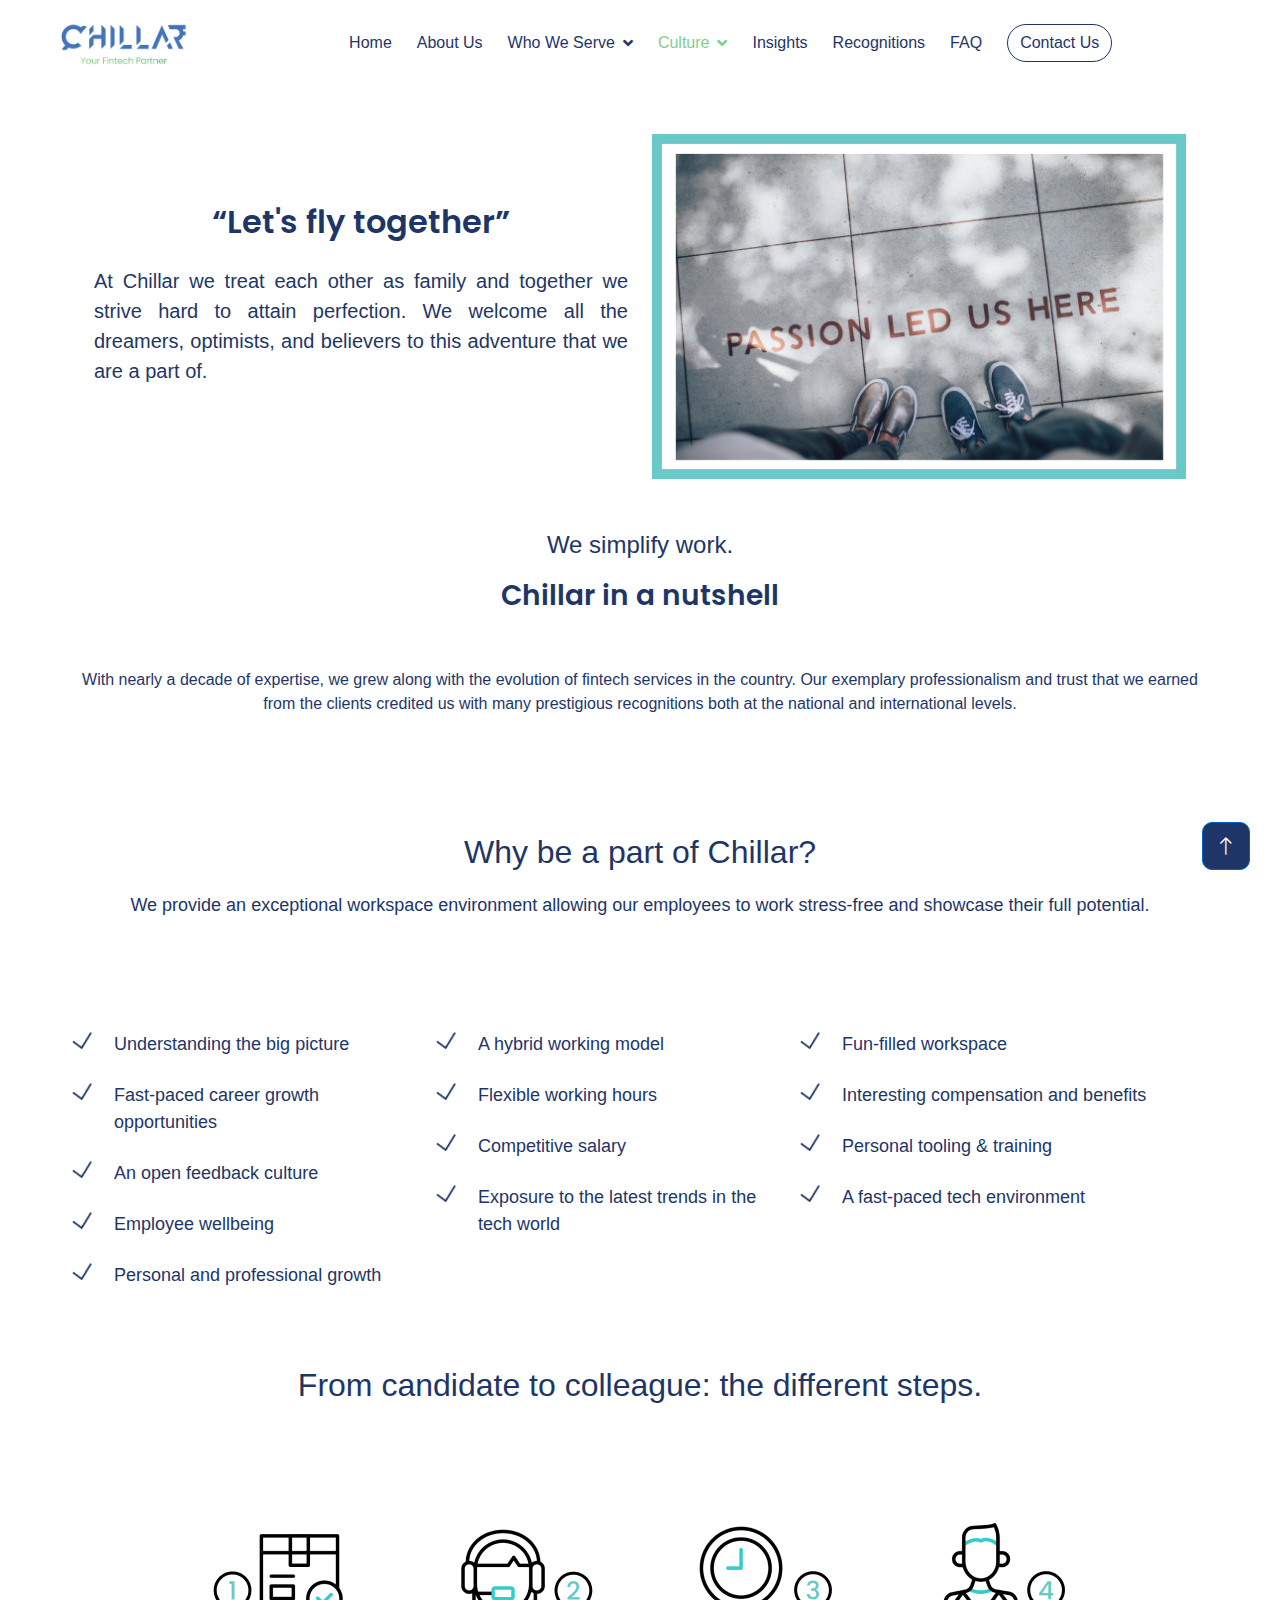
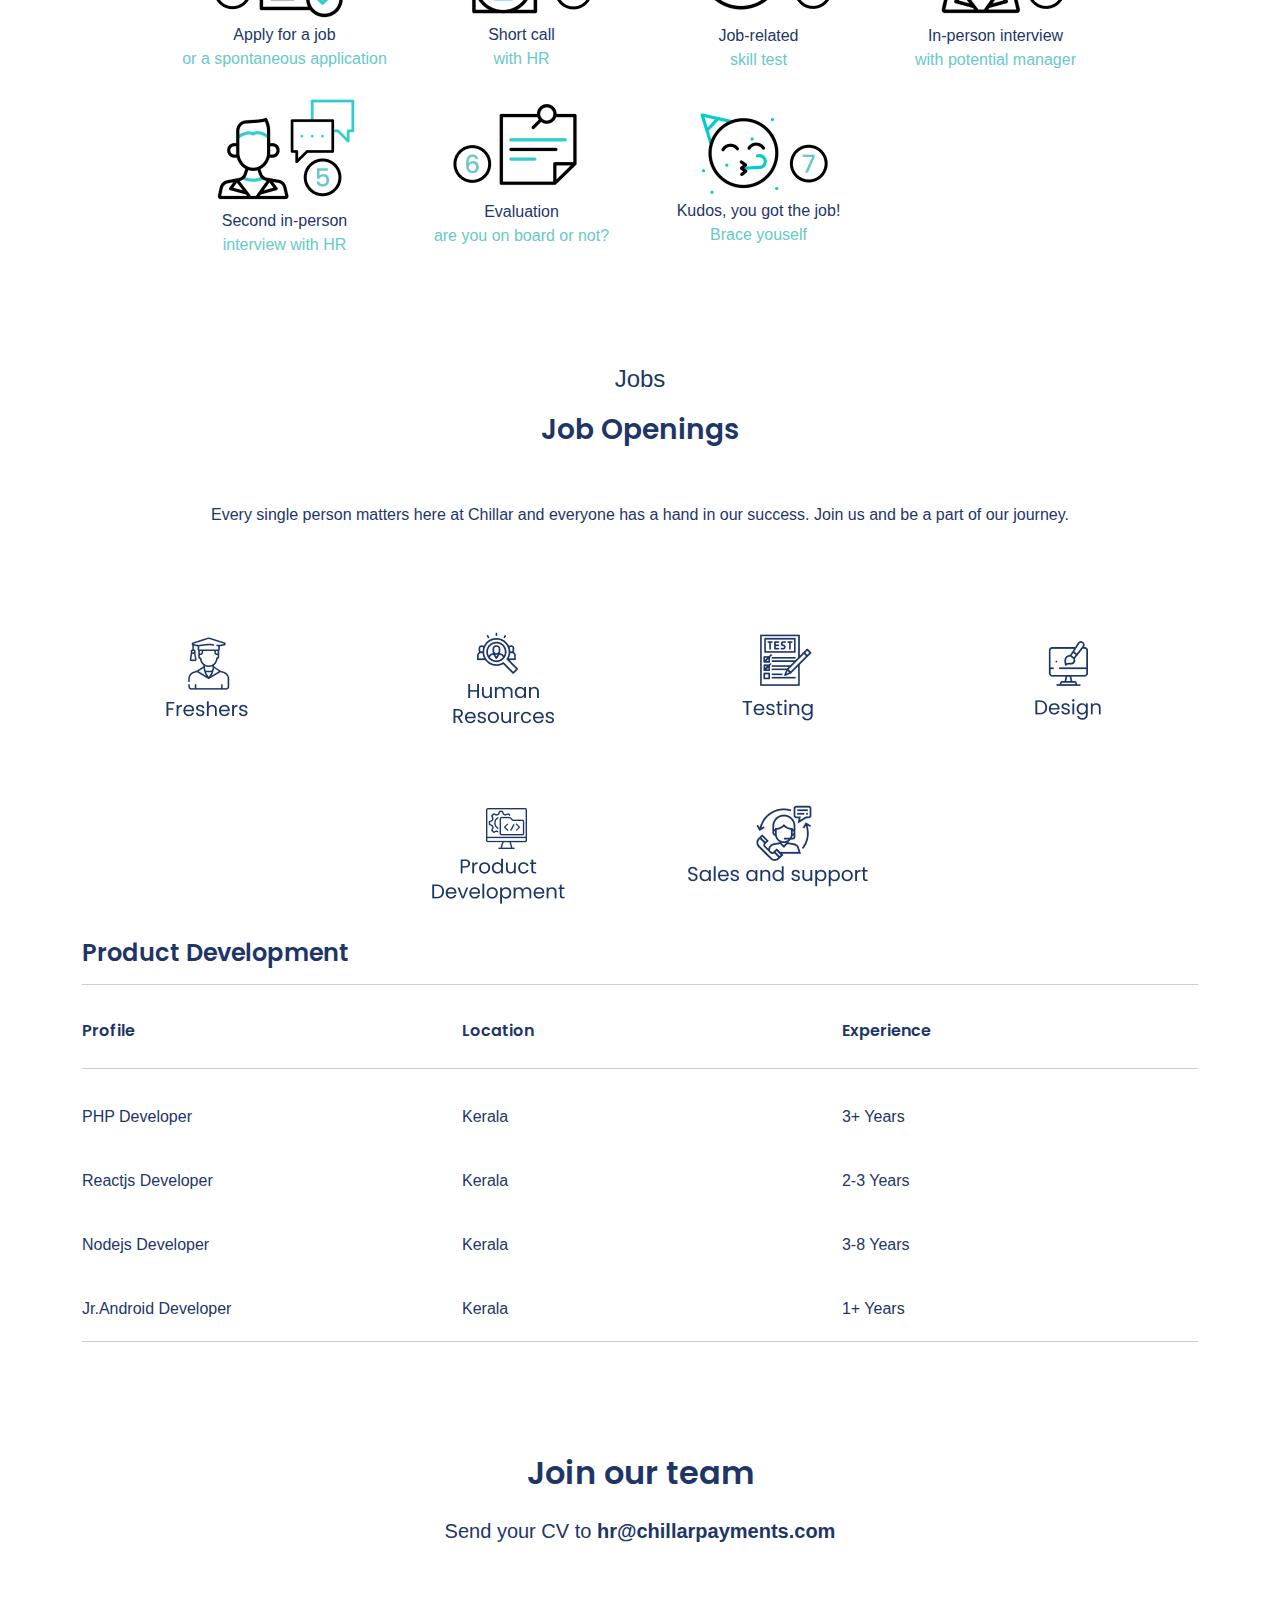
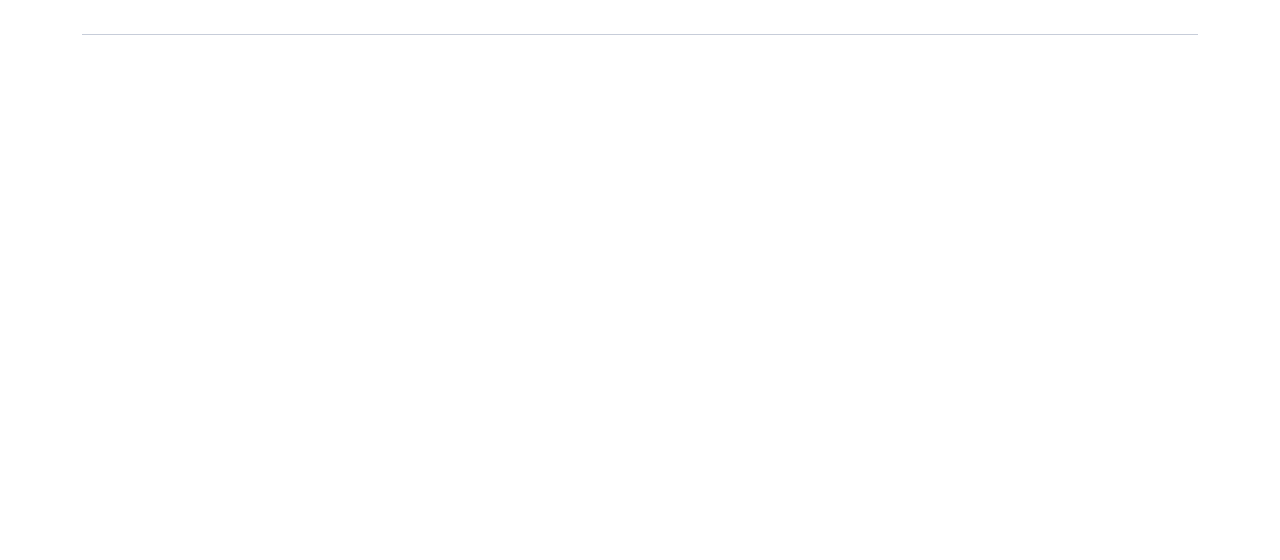
<file: career.html>
<!DOCTYPE html>
<html lang="en">

<head>
    <meta charset="utf-8" />
    <title>Careers - Chillar</title>
    <meta content="width=device-width, initial-scale=1.0" name="viewport" />
    <meta content="" name="keywords" />
    <meta content="" name="description" />

    <!-- Favicon -->
    <link href="img/favicon.ico" rel="icon" />

    <!-- Google Web Fonts -->
    <link rel="preconnect" href="https://fonts.googleapis.com" />
    <link rel="preconnect" href="https://fonts.gstatic.com" crossorigin />
    <link rel="stylesheet" href="https://cdn.jsdelivr.net/npm/swiper/swiper-bundle.min.css" />
    <!-- Icon Font Stylesheet -->
    <link href="https://cdnjs.cloudflare.com/ajax/libs/font-awesome/5.10.0/css/all.min.css" rel="stylesheet" />
    <link href="https://cdn.jsdelivr.net/npm/bootstrap-icons@1.4.1/font/bootstrap-icons.css" rel="stylesheet" />

    <!-- Libraries Stylesheet -->
    <link href="lib/animate/animate.min.css" rel="stylesheet" />
    <link href="lib/owlcarousel/assets/owl.carousel.min.css" rel="stylesheet" />

    <!-- Customized Bootstrap Stylesheet -->
    <link href="css/bootstrap.min.css" rel="stylesheet" />

    <!-- Template Stylesheet -->
    <link href="css/style.css" rel="stylesheet" />
    <style>
      
        body,
        p,
        h1,
        h2,
        h3,
        h4,
        h5,
        h6,
        div,
        span {
            color: #1e3667 !important;
        }

        .career {
            min-height: 900px;

        }

        .career-tag {
            font-size: x-large;
        }

        .why-chillar_desc {
            font-weight: 500;
            font-size: large;
        }

        .why-chillar {
            font-weight: 500;
            font-size: xx-large;
        }

        .why-chillar_info {
            font-weight: 500;
            font-size: large;
        }
        .why-chillar_list {
            font-weight: 500;
            font-size: large;
            list-style: none;
            position: relative;
        }
        .why-chillar_list li{
           margin-bottom: 1.5rem;
        }
        .why-chillar_list li::before{
      
           position: absolute;
           content: '';
           width: 20px;
           height: 20px;
           left:-10px;
           background-image: url('./img/Vector\ 32.png');
            background-position: center;
            background-repeat: no-repeat;
            background-size: contain;
           
        }
        .job-card{
            min-height: 100px;
            margin: 10px;
            text-align: center !important;
        }
        .job-body{
            margin-top: 2rem;
        }
        .caption-highlight{
            color: #67c9ca !important;
        }
       
    </style>
</head>

<body>
    <!-- Spinner Start -->
    <div id="spinner"
        class="show bg-white position-fixed translate-middle w-100 vh-100 top-50 start-50 d-flex align-items-center justify-content-center">
        <div class="spinner-grow text-primary" role="status"></div>
    </div>
    <!-- Spinner End -->

    <!-- Topbar Start -->

    <!-- Topbar End -->

  <!-- Navbar Start -->
  <nav
  class="navbar navbar-expand-lg bg-white navbar-light sticky-top px-4 px-lg-5"
>
  <a href="index.html" class="navbar-brand d-flex align-items-center">
    <h1 class="m-0">
      <img
        class="img-fluid me-3"
        src="img/icon/logo-01 .png"
        alt=""
        
      />
    </h1>
  </a>
  <button
    type="button"
    class="navbar-toggler"
    data-bs-toggle="collapse"
    data-bs-target="#navbarCollapse"
  >
    <span class="navbar-toggler-icon"></span>
  </button>
  <div class="collapse navbar-collapse" id="navbarCollapse">
    <div class="navbar-nav align-content-center text-center mx-auto bg-white rounded pe-4 py-3 py-lg-0"style="
    align-content: center;
    align-items: center;
">
      <a href="index.html" class="nav-item nav-link ">Home</a>
      <a href="aboutus.html" class="nav-item nav-link">About Us</a>
      <div class="nav-item dropdown">
        <a
          href="#"
          class="nav-link dropdown-toggle"
          data-bs-toggle="dropdown"
          >Who We Serve</a 
        >
        <div class="dropdown-menu bg-light border-0 m-0">
          <a href="index.html#clients" class="dropdown-item">Clients</a>
          <a href="usecases.html" class="dropdown-item">Use case</a>
          
        </div>
      </div>
      <div class="nav-item dropdown ">
        <a
          href="#"
          class="nav-link active dropdown-toggle"
          data-bs-toggle="dropdown"
          >Culture</a
        >
        <div class="dropdown-menu bg-light border-0 m-0">
          <a href="lifeatchillar.html" class="dropdown-item">Life at chillar</a>
          <a href="team.html" class="dropdown-item">Our Team</a>
          <a href="career.html" class="dropdown-item">Career</a>
          
        </div>
      </div>
      <a href="insights.html" class="nav-item nav-link">Insights</a>
      <a href="awards.html" class="nav-item nav-link">Recognitions</a>
      <a href="faq.html" class="nav-item nav-link ">FAQ</a>
       <a href="contactus.html" class="nav-item nav-link " style=" "><span class="btn btn-cnt ">Contact Us</span></a>
    </div>
   
  </div>
 
</nav>
  <!-- Navbar End -->



    <section class="containier-xxl career pt-5">

        <div class="container">
            <div class="row mx-auto">
                <div class="col-lg-6 m-auto">
                    <div class="text-center d-flex flex-column">
                        <h2 class="career-caption mb-4">“Let's fly together”</h2>
                        <p class="lead mb-0 text-justify mb-4">
                            At Chillar we treat each other as family and together we strive hard to
                            attain perfection. We welcome all the dreamers, optimists, and believers
                            to this adventure that we are a part of.
                        </p>

                    </div>
                </div>
                <div class="col-lg-6 d-flex justify-content-center">
                    <img src="./img/career1.png" alt="" class="mx-auto w-100">
                </div>
            </div>
            <div class="row mt-5">
                <div class="col-lg-12 text-center ">
                    <span class="career-tag">We simplify work.
                    </span>
                </div>
                <div class="col-lg-12 text-center">
                    <h3 class="mt-3 pb-5">Chillar in a nutshell</h3>
                    <p class="career-desc">
                        With nearly a decade of expertise, we grew along with the evolution
                        of fintech services in the country. Our exemplary professionalism and trust
                        that we earned from the clients credited
                        us with many prestigious recognitions both at the national and international levels.
                    </p>
                </div>

            </div>
            <div class="row mt-5 pt-5">
                <div class="col-lg-12 text-center">
                    <span class="mt-3 why-chillar">Why be a part of Chillar?
                    </span>
                    <p class="pt-3 why-chillar_info">
                        We provide an exceptional workspace environment allowing our employees
                         to work stress-free and showcase their full potential.
                    </p>
                </div>

            </div>
            <div class="row mt-5 pt-5">
                <div class="container row">
                    <div class="row ">
                        <div class="col-lg-4 col-md-6">
                            <ul class="why-chillar_list">
                                <li>Understanding the big picture</li>
                                <li>Fast-paced career growth opportunities</li>
                                <li>An open feedback culture</li>
                                <li>Employee wellbeing</li>
                                <li>Personal and professional growth
                                    </li>
                            </ul>
                        </div>
                        <div class="col-lg-4 col-md-6">
                            <ul class="why-chillar_list">
                                <li>A hybrid working model</li>
                                <li>Flexible working hours</li>
                                <li>Competitive salary</li>
                                <li>Exposure to the latest trends in the tech world</li>
                            </ul>
                        </div>
                        <div class="col-lg-4 col-md-6">
                            <ul class="why-chillar_list">
                                <li>Fun-filled workspace</li>
                                <li>Interesting compensation and benefits</li>
                                <li>Personal tooling & training</li>
                                <li>A fast-paced tech environment  </li>
                            </ul>
                        </div>
                    </div>

                </div>


            </div>
            <div class="row mt-5">
                <div class="col-lg-12 text-center px-5">
                    <span class="mt-3 pb-5 why-chillar">From candidate to colleague: the different steps.
                    </span>





                    <div class="row mx-auto my-5 pt-5 px-5 d-flex">
                        
                        <div class="col-lg-3 col-md-4 col-sm-6 my-2">
                            <div class="d-flex flex-column h-100  justify-content-center">
                                <div class="w-100 align-top">
                                    <img class=" " src="./img/career/steps (1).png"></img>
                                </div>
                                <div class="steps-caption align-bottom">
                                    Apply for a job<br>
                                    <span class="caption-highlight">or a spontaneous application</span>
                                </div>
                            </div>
                        </div>
                        <div class="col-lg-3 col-md-4 col-sm-6 my-2">
                            <div class="d-flex flex-column h-100  justify-content-center">
                                <div class="w-100 align-top">
                                    <img class=" " src="./img/career/steps (2).png"></img>
                                </div>
                                <div class="steps-caption align-bottom">Short call
                                     <br><span class="caption-highlight">with HR</span>
                                </div>
                            </div>
                        </div>
                        <div class="col-lg-3 col-md-4 col-sm-6 my-2">
                            <div class="d-flex flex-column h-100  justify-content-center">
                                <div class="w-100 align-top">
                                    <img class=" " src="./img/career/steps (3).png"></img>
                                </div>
                                <div class="steps-caption align-bottom">
                                    Job-related <br><span class="caption-highlight">skill test</span>
                                </div>
                            </div>
                        </div>
                        <div class="col-lg-3 col-md-4 col-sm-6 my-2">
                            <div class="d-flex flex-column h-100  justify-content-center">
                                <div class="w-100 align-top">
                                    <img class=" " src="./img/career/steps (4).png"></img>
                                </div>
                                <div class="steps-caption align-bottom">
                                    In-person interview <br><span class="caption-highlight">with potential manager</span>
                                </div>
                            </div>
                        </div>
                        <div class="col-lg-3 col-md-4 col-sm-6 my-2">
                            <div class="d-flex flex-column h-100  justify-content-center">
                                <div class="w-100 align-top">
                                    <img class=" " src="./img/career/steps (5).png"></img>
                                </div>
                                <div class="steps-caption align-bottom">
                                    Second in-person
 <br><span class="caption-highlight">interview with HR</span>
                                </div>
                            </div>
                        </div>
                        <div class="col-lg-3 col-md-4 col-sm-6 my-2">
                            <div class="d-flex flex-column h-100  justify-content-center">
                                <div class="w-100 align-top">
                                    <img class=" " src="./img/career/steps (6).png"></img>
                                </div>
                                <div class="steps-caption align-bottom">
                                    Evaluation <br><span class="caption-highlight">are you on board or not?</span>
                                </div>
                            </div>
                        </div>
                        <div class="col-lg-3 col-md-4 col-sm-6 my-2">
                            <div class="d-flex flex-column h-100  justify-content-center">
                                <div class="w-100 align-top">
                                    <img class=" " src="./img/career/steps (7).png"></img>
                                </div>
                                <div class="steps-caption align-bottom">
                                    Kudos, you got the job! <br><span class="caption-highlight">Brace youself</span>
                                </div>
                            </div>
                        </div>
                        

























                     
                    </div>
                  
                </div>

            </div>
            <div class="row mt-5">
                <div class="col-lg-12 text-center ">
                    <span class="career-tag">Jobs
                    </span>
                </div>
                <div class="col-lg-12 text-center">
                    <h3 class="mt-3 pb-5">Job Openings                    </h3>
                    <p class="career-desc">
                        Every single person matters here at Chillar and everyone has a hand in our success. 
                        Join us and be a part of our journey.

                    </p>
                </div>
            </div>
            <div class="row mt-5 d-flex justify-content-center">
                
                <div class="col-lg-3 col-md-4 col-sm-6">
                    <a data-bs-toggle="collapse" href="#freshers" role="button" aria-expanded="false" aria-controls="freshers">
                        <div class="job-card"> 
                            <img src="./img/career/Career_ freshers icon.png" alt="">
                        </div>
                    </a>
                </div>   
                <div class="col-lg-3 col-md-4 col-sm-6">
                    <a data-bs-toggle="collapse" href="#hr" role="button" aria-expanded="false" aria-controls="hr">
                        <div class="job-card"> 
                            <img src="./img/career/Career_ HR icon.png" alt="">
                        </div>
                    </a>
                </div>   
                <div class="col-lg-3 col-md-4 col-sm-6">
                    <a data-bs-toggle="collapse" href="#testing" role="button" aria-expanded="false" aria-controls="testing">
                        <div class="job-card"> 
                            <img src="./img/career/Career_ freshers icon-2.png" alt="">
                        </div>
                    </a>
                </div>   
                <div class="col-lg-3 col-md-4 col-sm-6">
                    <a data-bs-toggle="collapse" href="#design" role="button" aria-expanded="false" aria-controls="design">
                        <div class="job-card"> 
                            <img src="./img/career/Career_ Product development icon-1.png" alt="">
                        </div>
                    </a>
                </div>   
                <div class="col-lg-3 col-md-4 col-sm-6">
                    <a data-bs-toggle="collapse" href="#productDevelopment" role="button" aria-expanded="true" aria-controls="productDevelopment">
                        <div class="job-card"> 
                            <img src="./img/career/Career_ Product development icon.png" alt="">
                        </div>
                    </a>
                </div>  
                <div class="col-lg-3 col-md-4 col-sm-6">
                    <a data-bs-toggle="collapse" href="#sales" role="button" aria-expanded="false" aria-controls="sales">
                        <div class="job-card"> 
                            <img src="./img/career/Career_ freshers icon-1.png" alt="">
                        </div>
                    </a>
                </div>  
                <div class="col-lg-3 col-md-4 col-sm-6 d-none">
                    <a data-bs-toggle="collapse" href="#sales" role="button" aria-expanded="false" aria-controls="sales">
                        <div class="job-card"> 
                            <img src="./img/career/Career_ freshers icon-3.png" alt="">
                        </div>
                    </a>
                </div>
                 
            </div>


            <div class="row ">
               
                <div class="collapse" id="freshers">
                    <div class="col-12">
                        <div class="job-header">
                            <h4 class="job-title">Freshers
                            </h4>
                        </div>
                        <hr>
                        <div class="job-body row py-1">
                            <div class="col-lg-4 col-md-4 col-sm-4">
                               <h6>
                                   Profile
                               </h6> 
                            </div>
                            <div class="col-lg-4 col-md-4 col-sm-4">
                                <h6>
                                     Location
                                </h6>
                               
                            </div>
                            <div class="col-lg-4 col-md-4 col-sm-4">
                                <h6>
                                    Experience
                                </h6>
                             
                            </div>
                            
                            
                        </div>
                        <hr>
                   
                        <div class="job-body row py-1">
                            <div class="col-lg-12 col-md-12 col-sm-12">
                               
                              
                               <strong> Oops.. There are no openings at this time</strong>
                                
                            </div>
                            
                        </div>
                      
                        <hr>
                    <hr>
                    </div>
                   
                 </div>



            </div>
            <div class="row ">
               
                <div class="collapse" id="hr">
                    <div class="col-12">
                        <div class="job-header">
                            <h4 class="job-title">Human
                                Resources   
                            </h4>
                        </div>
                        <hr>
                        <div class="job-body row py-1">
                            <div class="col-lg-4 col-md-4 col-sm-4">
                               <h6>
                                   Profile
                               </h6> 
                            </div>
                            <div class="col-lg-4 col-md-4 col-sm-4">
                                <h6>
                                     Location
                                </h6>
                               
                            </div>
                            <div class="col-lg-4 col-md-4 col-sm-4">
                                <h6>
                                    Experience
                                </h6>
                             
                            </div>
                            
                            
                        </div>
                        <hr>
                   
                        <div class="job-body row py-1">
                            <div class="col-lg-12 col-md-12 col-sm-12">
                               
                              
                               <strong> Oops.. There are no openings at this time</strong>
                                
                            </div>
                            
                        </div>
                      
                        <hr>
                    <hr>
                    </div>
                   
                 </div>



            </div>
            <div class="row ">
               
                <div class="collapse" id="testing">
                    <div class="col-12">
                        <div class="job-header">
                            <h4 class="job-title">Testing
                            </h4>
                        </div>
                        <hr>
                        <div class="job-body row py-1">
                            <div class="col-lg-4 col-md-4 col-sm-4">
                               <h6>
                                   Profile
                               </h6> 
                            </div>
                            <div class="col-lg-4 col-md-4 col-sm-4">
                                <h6>
                                     Location
                                </h6>
                               
                            </div>
                            <div class="col-lg-4 col-md-4 col-sm-4">
                                <h6>
                                    Experience
                                </h6>
                             
                            </div>
                            
                            
                        </div> <hr>
                        <div class="job-body row py-1">
                            <div class="col-lg-4 col-md-4 col-sm-4">
                               
                                Test Automation Engineer
                                
                            </div>
                            <div class="col-lg-4 col-md-4 col-sm-4">
                                
                               Kerala
                                
                               
                            </div>
                            <div class="col-lg-4 col-md-4 col-sm-4">
                                
                                2+ Years
                                
                             
                            </div>  
                        </div>
                       
                   
                       
                       
                      
                        <hr>
                    <hr>
                    </div>
                   
                 </div>



            </div>
            <div class="row ">
               
                <div class="collapse" id="design">
                    <div class="col-12">
                        <div class="job-header">
                            <h4 class="job-title">Design
                            </h4>
                        </div>
                        <hr>
                        <div class="job-body row py-1">
                            <div class="col-lg-4 col-md-4 col-sm-4">
                               <h6>
                                   Profile
                               </h6> 
                            </div>
                            <div class="col-lg-4 col-md-4 col-sm-4">
                                <h6>
                                     Location
                                </h6>
                               
                            </div>
                            <div class="col-lg-4 col-md-4 col-sm-4">
                                <h6>
                                    Experience
                                </h6>
                             
                            </div>
                            
                            
                        </div>
                        <hr>
                   
                        <div class="job-body row py-1">
                            <div class="col-lg-12 col-md-12 col-sm-12">
                               
                              
                               <strong> Oops.. There are no openings at this time</strong>
                                
                            </div>
                            
                        </div>
                      
                        <hr>
                    <hr>
                    </div>
                   
                 </div>



            </div>

            <div class="row ">
               
                <div class="collapse show" id="productDevelopment">
                    <div class="col-12">
                        <div class="job-header">
                            <h4 class="job-title">Product Development
                            </h4>
                        </div>
                        <hr>
                        <div class="job-body row py-1">
                            <div class="col-lg-4 col-md-4 col-sm-4">
                               <h6>
                                   Profile
                               </h6> 
                            </div>
                            <div class="col-lg-4 col-md-4 col-sm-4">
                                <h6>
                                     Location
                                </h6>
                               
                            </div>
                            <div class="col-lg-4 col-md-4 col-sm-4">
                                <h6>
                                    Experience
                                </h6>
                             
                            </div>
                            
                            
                        </div>
                        <hr>
                   
                        <div class="job-body row py-1">
                            <div class="col-lg-4 col-md-4 col-sm-4">
                               
                                PHP Developer
                                
                            </div>
                            <div class="col-lg-4 col-md-4 col-sm-4">
                                
                               Kerala
                                
                               
                            </div>
                            <div class="col-lg-4 col-md-4 col-sm-4">
                                
                                3+ Years
                                
                             
                            </div>  
                        </div>
                        <div class="job-body row py-1">
                            <div class="col-lg-4 col-md-4 col-sm-4">
                               
                                Reactjs Developer
                                
                            </div>
                            <div class="col-lg-4 col-md-4 col-sm-4">
                                
                               Kerala
                                
                               
                            </div>
                            <div class="col-lg-4 col-md-4 col-sm-4">
                                
                                2-3 Years
                                
                             
                            </div>  
                        </div>
                        <div class="job-body row py-1">
                            <div class="col-lg-4 col-md-4 col-sm-4">
                               
                                Nodejs Developer
                                
                            </div>
                            <div class="col-lg-4 col-md-4 col-sm-4">
                                
                               Kerala
                                
                               
                            </div>
                            <div class="col-lg-4 col-md-4 col-sm-4">
                                
                                3-8 Years
                                
                             
                            </div>  
                        </div>
                        <div class="job-body row py-1">
                            <div class="col-lg-4 col-md-4 col-sm-4">
                               
                                Jr.Android Developer
                                
                            </div>
                            <div class="col-lg-4 col-md-4 col-sm-4">
                                
                               Kerala
                                
                               
                            </div>
                            <div class="col-lg-4 col-md-4 col-sm-4">
                                
                                1+ Years
                                
                             
                            </div>  
                        </div>
                        <hr>
                    </hr>
                    </div>
                   
                 </div>


                


            </div>

            <div class="row ">
               
                <div class="collapse" id="sales">
                    <div class="col-12">
                        <div class="job-header">
                            <h4 class="job-title">Sales and Support
                            </h4>
                        </div>
                        <hr>
                        <div class="job-body row py-1">
                            <div class="col-lg-4 col-md-4 col-sm-4">
                               <h6>
                                   Profile
                               </h6> 
                            </div>
                            <div class="col-lg-4 col-md-4 col-sm-4">
                                <h6>
                                     Location
                                </h6>
                               
                            </div>
                            <div class="col-lg-4 col-md-4 col-sm-4">
                                <h6>
                                    Experience
                                </h6>
                             
                            </div>
                            
                            
                        </div>
                        <hr>
                   
                        <div class="job-body row py-1">
                            <div class="col-lg-12 col-md-12 col-sm-12">
                               
                              
                               <strong> Oops.. There are no openings at this time</strong>
                                
                            </div>
                            
                        </div>
                      
                        <hr>
                    <hr>
                    </div>
                   
                 </div>



            </div>


            <div class="row mx-auto py-5">
                <div class="col-lg-12 mt-5">
                    <div class="text-center d-flex flex-column">
                        <h2 class="career-caption mb-4">Join our team</h2>
                        <p class="lead mb-0 text-center mb-4">
                            Send your CV to  <strong>
                                 <a href="mailto:hr@chillarpayments.com" class="" style="font-size:stronger;font-weight:600;text-decoration:none;color:#1e3667 !important;">
                                hr@chillarpayments.com 
                            </a>
                            </strong>
                           
                        </p>

                    </div>
                </div>
               
            </div>
            <hr>


        </div>

    </section>






    <!-- Footer Start -->
    <div
      class="bg-white footer mt-5 wow fadeIn"
      data-wow-delay="0.1s"
    >
    <div class="container ">
      <div class="row ">
        
        <div class="col-lg-3 col-md-6  pt-5 px-lg-5">
          <h6 class="footer-header mb-4">Ready to level up?</h6>
          
          <a class="footer-link"  href="career.html"><p>Careers</p></a> 
          <a class="footer-link"  href="lifeatchillar.html"><p>Life at Chillar</p></a>
        </div>
        <div class="col-lg-2 col-md-6 pt-5">
          <h6 class="footer-header mb-4">Hotlink</h6>
          
          <a class="footer-link"  href="faq.html"><p>FAQ</p></a>
        </div>
        <div class="col-lg-3 col-md-6  pt-5">
          <h6 class="footer-header mb-4">Behind the Scenes</h6>
          <a class="footer-link"  href="aboutus.html"><p>About us</p></a>
          <a class="footer-link"  href="team.html"><p>Our Team</p></a>
          <a class="footer-link"  href="contactus.html"><p>Contact Us</p></a>
        </div>
        <div class="col-lg-2 col-md-6  pt-5">
          <h6 class="footer-header mb-4">The legal bits</h6>
          <a class="footer-link"  href="/"><p>Terms and conditions</p></a>
          <a class="footer-link"  href="/"><p>Privacy Policy</p></a>
        </div>
        <div class="col-lg-2 col-md-6  pt-5">
          <h6 class="footer-header mb-4">Follow us</h6>
          <div class="position-relative mx-auto" style="max-width: 400px">
            <div class="d-flex pt-2">
              <a class="btn btn-square me-1" href="https://g.page/ChillarPayment"
                ><i class="fa fa-map-marked"></i
              ></a>
              <a class="btn btn-square me-1" href="https://www.facebook.com/chillarpayment/"
                ><i class="fab fa-facebook-f"></i
              ></a>
              <a class="btn btn-square me-1" href="https://www.instagram.com/chillar_family/"
                ><i class="fab fa-instagram"></i
              ></a>
              <a class="btn btn-square me-0" href="https://in.linkedin.com/company/chillar-payment-solutions-pvt-ltd"
                ><i class="fab fa-linkedin-in"></i
              ></a>
            </div>
          </div>
        </div>
       
         
        </div>
      </div>
      <div class="container">
        <p class="text-center py-5 mb-5 mx-auto" style="max-width: 900px">
          Need a backup for your startup? We can help you in your company’s progress by providing you with the safest, fastest, and easy-to-use fintech platforms.
        </p>
      </div>
      <div class=" copyright ">
        <div class="container">
          <div class="row">
            <div class="col-md-12 text-center  mb-3 mb-md-0 text-white">
              &copy; 2022 Chillar, All Right Reserved.
            </div>
           
          </div>
        </div>
      </div>
    </div>
    <!-- Footer End -->

    <!-- Back to Top -->
    <a href="#" class="btn btn-lg btn-primary btn-lg-square back-to-top"
      ><i class="bi bi-arrow-up"></i
    ></a>

    <!-- JavaScript Libraries --> <script src="https://cdn.jsdelivr.net/npm/swiper/swiper-bundle.min.js"></script>

    <script src="https://code.jquery.com/jquery-3.4.1.min.js"></script>
    <script src="https://cdn.jsdelivr.net/npm/bootstrap@5.0.0/dist/js/bootstrap.bundle.min.js"></script>
    <script src="lib/wow/wow.min.js"></script>
    <script src="lib/easing/easing.min.js"></script>
    <script src="lib/waypoints/waypoints.min.js"></script>
    <script src="lib/owlcarousel/owl.carousel.min.js"></script>
    <script src="lib/counterup/counterup.min.js"></script>
   
    <!-- Template Javascript -->
    <script src="js/main.js"></script>

  </body>
</html>
</file>
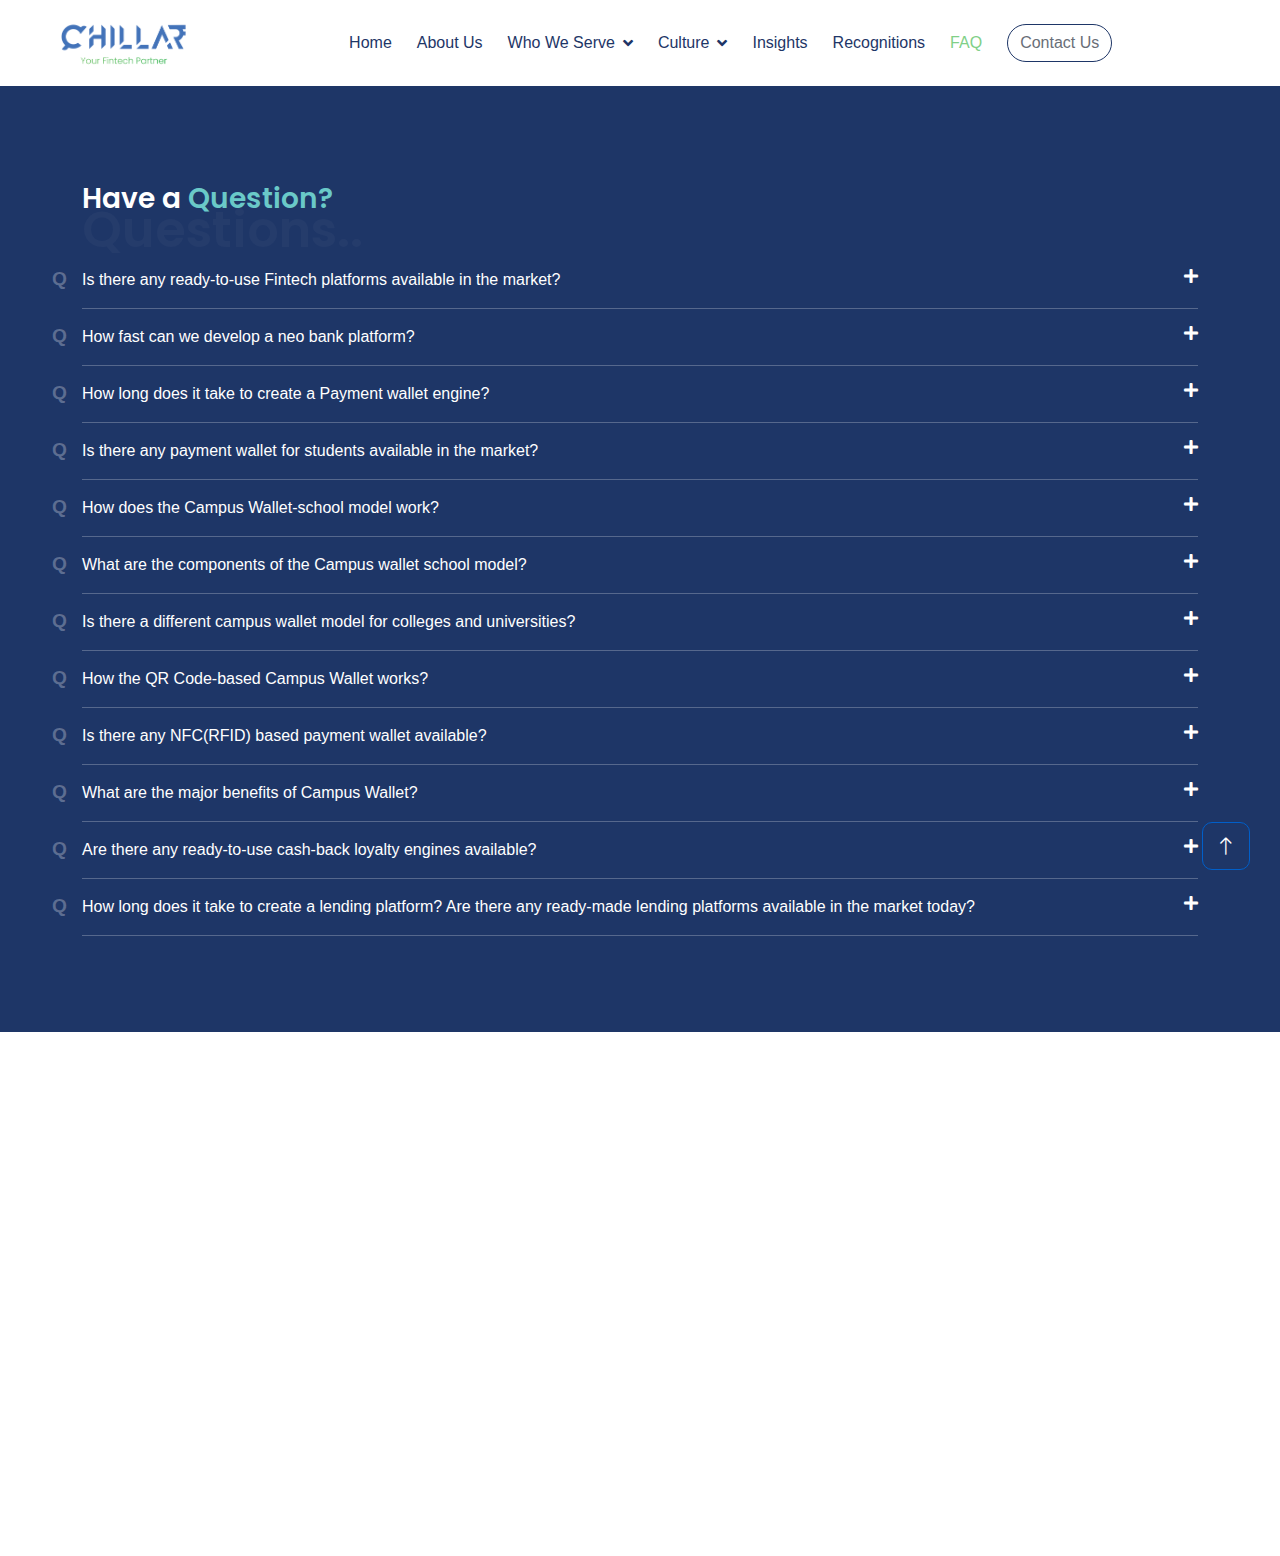
<file: faq.html>
<!DOCTYPE html>
<html lang="en">

<head>
  <meta charset="utf-8" />
  <title>Chillar - FAQ</title>
  <meta content="width=device-width, initial-scale=1.0" name="viewport" />
  <meta content="" name="keywords" />
  <meta content="" name="description" />

  <!-- Favicon -->
  <link href="img/favicon.ico" rel="icon" />

  <!-- Google Web Fonts -->
  <link rel="preconnect" href="https://fonts.googleapis.com" />
  <link rel="preconnect" href="https://fonts.gstatic.com" crossorigin />
  <link rel="stylesheet" href="https://cdn.jsdelivr.net/npm/swiper/swiper-bundle.min.css" />
  <!-- Icon Font Stylesheet -->
  <link href="https://cdnjs.cloudflare.com/ajax/libs/font-awesome/5.10.0/css/all.min.css" rel="stylesheet" />
  <link href="https://cdn.jsdelivr.net/npm/bootstrap-icons@1.4.1/font/bootstrap-icons.css" rel="stylesheet" />

  <!-- Libraries Stylesheet -->
  <link href="lib/animate/animate.min.css" rel="stylesheet" />
  <link href="lib/owlcarousel/assets/owl.carousel.min.css" rel="stylesheet" />

  <!-- Customized Bootstrap Stylesheet -->
  <link href="css/bootstrap.min.css" rel="stylesheet" />

  <!-- Template Stylesheet -->
  <link href="css/style.css" rel="stylesheet" />
  <style>
  

    .text-green {
      color: #6ac9c8 !important;
    }

    .text-bg {
      font-size: 50px;
      color: #ffffff08 !important;

    }

    .faq-section {
      background-color: #1e3667;
    }
    .faqcard {
      position: relative;
    }
    .faqcard p::before{
      content: 'Q';
      position: absolute;
      left: -30px;
      top: -3px;;
      font-size: larger;
      font-weight: 700;
      color: #ffffff47 !important;
    }

    .faq-card-body {
      font-weight: 100 !important;
      color: #6ac9c8 !important;
      position: relative;
    }
    .faq-card-body::after{
      content: 'A';
      position: absolute;
      left: -30px;
      top: -3px;;
      font-size: larger;
      font-weight: 700;
      color: #ffffff47 !important;
    }
    .collapsed i::before {
      content: '\f067';
    }

    .i-toggle::before {
      content: '\f068';
    }
  </style>
</head>

<body>
  <!-- Spinner Start -->
  <div id="spinner"
    class="show bg-white position-fixed translate-middle w-100 vh-100 top-50 start-50 d-flex align-items-center justify-content-center">
    <div class="spinner-grow text-primary" role="status"></div>
  </div>
  <!-- Spinner End -->

  <!-- Topbar Start -->

  <!-- Topbar End -->

  <!-- Navbar Start -->
  <nav
  class="navbar navbar-expand-lg bg-white navbar-light sticky-top px-4 px-lg-5"
>
  <a href="index.html" class="navbar-brand d-flex align-items-center">
    <h1 class="m-0">
      <img
        class="img-fluid me-3"
        src="img/icon/logo-01 .png"
        alt=""
        
      />
    </h1>
  </a>
  <button
    type="button"
    class="navbar-toggler"
    data-bs-toggle="collapse"
    data-bs-target="#navbarCollapse"
  >
    <span class="navbar-toggler-icon"></span>
  </button>
  <div class="collapse navbar-collapse" id="navbarCollapse">
    <div class="navbar-nav align-content-center text-center mx-auto bg-white rounded pe-4 py-3 py-lg-0"style="
    align-content: center;
    align-items: center;
">
      <a href="index.html" class="nav-item nav-link ">Home</a>
      <a href="aboutus.html" class="nav-item nav-link">About Us</a>
      <div class="nav-item dropdown">
        <a
          href="#"
          class="nav-link dropdown-toggle"
          data-bs-toggle="dropdown"
          >Who We Serve</a 
        >
        <div class="dropdown-menu bg-light border-0 m-0">
          <a href="index.html#clients" class="dropdown-item">Clients</a>
          <a href="usecases.html" class="dropdown-item">Use case</a>
          
        </div>
      </div>
      <div class="nav-item dropdown">
        <a
          href="#"
          class="nav-link dropdown-toggle"
          data-bs-toggle="dropdown"
          >Culture</a
        >
        <div class="dropdown-menu bg-light border-0 m-0">
          <a href="lifeatchillar.html" class="dropdown-item">Life at chillar</a>
          <a href="team.html" class="dropdown-item">Our Team</a>
          <a href="career.html" class="dropdown-item">Career</a>
          
        </div>
      </div>
      <a href="insights.html" class="nav-item nav-link">Insights</a>
      <a href="awards.html" class="nav-item nav-link">Recognitions</a>
      <a href="faq.html" class="nav-item nav-link active">FAQ</a>
       <a href="contactus.html" class="nav-item nav-link " style=" "><span class="btn btn-cnt ">Contact Us</span></a>
    </div>
   
  </div>
 
</nav>
  <!-- Navbar End -->





  <section class=" faq-section mb-5 pb-5">
    <div class="container text-white py-5 ">
      <div class="row mt-5">
        <div class="col-12 d-flex  text-white">
          <h3 class="text-white">Have a <span class="text-green">Question?</span></h3>
        </div>

      </div>
      <div class="row mt-n4">
        <div class="col-12 d-flex text-white-50">
          <h2 class="text-bg ">Questions..</h2>
        </div>

      </div>
    </div>
    <div class="container mt-n5  mb-5">

      <div class="faqcard">
        <p class="text-white collapsed " data-bs-toggle="collapse" href="#collapse1" role="button" aria-expanded="false"
          aria-controls="collapseExample">
          Is there any ready-to-use Fintech platforms available in the market?
 <i
            class="fa i-toggle text-white float-end"></i>

        </p>
        <div class="collapse" id="collapse1">
          <div class="col-lg-6 faq-card-body">
            Yes, there are ready-to-use fintech platforms available. Chillar Payment solutions is offering multiple platforms to the clients, where they can integrate the same with their platform through API


          </div>

        </div>
        <hr class="text-white">
      </div>
      <div class="faqcard">
        <p class="text-white collapsed " data-bs-toggle="collapse" href="#collapse2" role="button" aria-expanded="false"
          aria-controls="collapseExample">
          How fast can we develop a neo bank platform?

          <i
            class="fa i-toggle text-white float-end"></i>

        </p>
        <div class="collapse" id="collapse2">
          <div class="col-lg-6 faq-card-body">
            The normal development cycle may take 1 to 1.5 years based on the required features. Since the ready-made neo bank platform is available with us, we can complete the development (modifications) in 4 months to 6 months


          </div>

        </div>
        <hr class="text-white">
      </div>
      <div class="faqcard">
        <p class="text-white collapsed " data-bs-toggle="collapse" href="#collapse3" role="button" aria-expanded="false"
          aria-controls="collapseExample">
          How long does it take to create a Payment wallet engine? 
 <i
            class="fa i-toggle text-white float-end"></i>

        </p>
        <div class="collapse" id="collapse3">
          <div class="col-lg-6 faq-card-body">
            The development timeline depends entirely on the number of resources allocated to the project and the features required by each client. Keeping in mind a normal development cycle and the quality assessments it would take anywhere from 1 year to 1.5 years easily. It would be ideal to go for ready-made wallets if the requirement is very critical.

          </div>

        </div>
        <hr class="text-white">
      </div>
      <div class="faqcard">
        <p class="text-white collapsed " data-bs-toggle="collapse" href="#collapse4" role="button" aria-expanded="false"
          aria-controls="collapseExample">
          Is there any payment wallet for students available in the market?

          <i
            class="fa i-toggle text-white float-end"></i>

        </p>
        <div class="collapse" id="collapse4">
          <div class="col-lg-6 faq-card-body">
            Yes! Chillar payments provide you with one of the finest student wallets currently available in the market. Our product, the Campus Wallet is a closed-loop payment system designed for students, which will work only inside the campus.

          </div>

        </div>
        <hr class="text-white">
      </div>
      <div class="faqcard">
        <p class="text-white collapsed " data-bs-toggle="collapse" href="#collapse5" role="button" aria-expanded="false"
          aria-controls="collapseExample">
          How does the Campus Wallet-school model work?

          <i
            class="fa i-toggle text-white float-end"></i>

        </p>
        <div class="collapse" id="collapse5">
          <div class="col-lg-6 faq-card-body">
            Parents can download the app from the google play store or the apple app store and they can recharge their kid's wallet using any of the payment methods. Once the money is loaded kids can use their ID cards for all kinds of monetary transactions inside the campus and parents will be alerted on each transaction with purchase details and wallet balance.



          </div>

        </div>
        <hr class="text-white">
      </div>
      <div class="faqcard">
        <p class="text-white collapsed " data-bs-toggle="collapse" href="#collapse6" role="button" aria-expanded="false"
          aria-controls="collapseExample">
          What are the components of the Campus wallet school model?
 <i
            class="fa i-toggle text-white float-end"></i>

        </p>
        <div class="collapse" id="collapse6">
          <div class="col-lg-6 faq-card-body">
            There are 3 major components in Campus Wallet. 1. Mobile app (Android & iOS), 2. Custom-made POS machine at all spending joints, 3. NFC patch to upgrade the student’s ID card into a payment instrument.

          </div>

        </div>
        <hr class="text-white">
      </div>
      <div class="faqcard">
        <p class="text-white collapsed " data-bs-toggle="collapse" href="#collapse7" role="button" aria-expanded="false"
          aria-controls="collapseExample">
          Is there a different campus wallet model for colleges and universities?

 <i
            class="fa i-toggle text-white float-end"></i>

        </p>
        <div class="collapse" id="collapse7">
          <div class="col-lg-6 faq-card-body">
            Yes! For colleges and Universities, we have a QR code-based smartphone model available.


          </div>

        </div>
        <hr class="text-white">
      </div>
      <div class="faqcard">
        <p class="text-white collapsed " data-bs-toggle="collapse" href="#collapse8" role="button" aria-expanded="false"
          aria-controls="collapseExample">
          How the QR Code-based Campus Wallet works?

          <i
            class="fa i-toggle text-white float-end"></i>

        </p>
        <div class="collapse" id="collapse8">
          <div class="col-lg-6 faq-card-body">
            Students can download the app from the google play store or apple app store. Canteens Cafeteria and other spending joints will be listed in the mobile app. Students can see the items available and place orders by making the payment online. A QR code will be generated and students can collect their order by scanning the QR at the outlets.

          </div>

        </div>
        <hr class="text-white">
      </div>
      <div class="faqcard">
        <p class="text-white collapsed " data-bs-toggle="collapse" href="#collapse9" role="button" aria-expanded="false"
          aria-controls="collapseExample">
          Is there any NFC(RFID) based payment wallet available?

          <i
            class="fa i-toggle text-white float-end"></i>

        </p>
        <div class="collapse" id="collapse9">
          <div class="col-lg-6 faq-card-body">
            Yes! Campus wallet is a payment wallet that works on NFC patch/ NFC Chip


          </div>

        </div>
        <hr class="text-white">
      </div>
      <div class="faqcard">
        <p class="text-white collapsed " data-bs-toggle="collapse" href="#collapse10" role="button" aria-expanded="false"
          aria-controls="collapse10">
          What are the major benefits of Campus Wallet?

          <i
            class="fa i-toggle text-white float-end"></i>

        </p>
        <div class="collapse" id="collapse10">
          <div class="col-lg-6 faq-card-body">
            Campus Wallet saves time and improves efficiency for the institution by reducing the reconciliation time from hours to a few minutes.<br>
            The Major 2 advantages for the students are speed of transaction and safety. Unlike a normal restaurant school/college canteen will have maximum rush during 40 minutes of lunch break. All other payment methods will take a minimum of 1 minute to complete each transaction whereas the Campus wallet can finish it in 3-5 seconds. And the money loaded in the wallet is restricted to spending only inside the campus and thus protecting kids from social evils.
   

          </div>

        </div>
        <hr class="text-white">
      </div>


      <div class="faqcard">
        <p class="text-white collapsed " data-bs-toggle="collapse" href="#collapse11" role="button" aria-expanded="false"
          aria-controls="collapse11">
          Are there any ready-to-use cash-back loyalty engines available?    


          <i
            class="fa i-toggle text-white float-end"></i>

        </p>
        <div class="collapse" id="collapse11">
          <div class="col-lg-6 faq-card-body">
            Yes! Ready-to-use cashback loyalty engines with category-wise spending lock is available with us.
  

          </div>

        </div>
        <hr class="text-white">
      </div>

      <div class="faqcard">
        <p class="text-white collapsed " data-bs-toggle="collapse" href="#collapse12" role="button" aria-expanded="false"
          aria-controls="collapse12">
          How long does it take to create a lending platform? Are there any ready-made lending platforms available in the market today?

          <i
            class="fa i-toggle text-white float-end"></i>

        </p>
        <div class="collapse" id="collapse12">
          <div class="col-lg-6 faq-card-body">
            For developing a lending platform with basic features will take 12 to 15 months. A ready-made lending Platform is available with us. 


          </div>

        </div>
        <hr class="text-white">
      </div>











    </div>
  </section>







 <!-- Footer Start -->
    <!-- Final footer -->
    <div
      class="bg-white footer mt-5 wow fadeIn"
      data-wow-delay="0.1s"
    >
    <div class="container ">
      <div class="row ">
        
        <div class="col-lg-3 col-md-6  pt-5 px-lg-5">
          <h6 class="footer-header mb-4">Ready to level up?</h6>
          
          <a class="footer-link"  href="career.html"><p>Careers</p></a> 
          <a class="footer-link"  href="lifeatchillar.html"><p>Life at Chillar</p></a>
        </div>
        <div class="col-lg-2 col-md-6 pt-5">
          <h6 class="footer-header mb-4">Hotlink</h6>
          
          <a class="footer-link"  href="faq.html"><p>FAQ</p></a>
        </div>
        <div class="col-lg-3 col-md-6  pt-5">
          <h6 class="footer-header mb-4">Behind the Scenes</h6>
          <a class="footer-link"  href="aboutus.html"><p>About us</p></a>
          <a class="footer-link"  href="team.html"><p>Our Team</p></a>
          <a class="footer-link"  href="contactus.html"><p>Contact Us</p></a>
        </div>
        <div class="col-lg-2 col-md-6  pt-5">
          <h6 class="footer-header mb-4">The legal bits</h6>
          <a class="footer-link"  href="/"><p>Terms and conditions</p></a>
          <a class="footer-link"  href="/"><p>Privacy Policy</p></a>
        </div>
        <div class="col-lg-2 col-md-6  pt-5">
          <h6 class="footer-header mb-4">Follow us</h6>
          <div class="position-relative mx-auto" style="max-width: 400px">
            <div class="d-flex pt-2">
              <a class="btn btn-square me-1" href="https://g.page/ChillarPayment"
                ><i class="fa fa-map-marked"></i
              ></a>
              <a class="btn btn-square me-1" href="https://www.facebook.com/chillarpayment/"
                ><i class="fab fa-facebook-f"></i
              ></a>
              <a class="btn btn-square me-1" href="https://www.instagram.com/chillar_family/"
                ><i class="fab fa-instagram"></i
              ></a>
              <a class="btn btn-square me-0" href="https://in.linkedin.com/company/chillar-payment-solutions-pvt-ltd"
                ><i class="fab fa-linkedin-in"></i
              ></a>
            </div>
          </div>
        </div>
       
         
        </div>
      </div>
      <div class="container">
        <p class="text-center py-5 mb-5 mx-auto" style="max-width: 900px">
          Need a backup for your startup? We can help you in your company’s progress by providing you with the safest, fastest, and easy-to-use fintech platforms.
        </p>
      </div>
      <div class=" copyright ">
        <div class="container">
          <div class="row">
            <div class="col-md-12 text-center  mb-3 mb-md-0 text-white">
              &copy; 2022 Chillar, All Right Reserved.
            </div>
           
          </div>
        </div>
      </div>
    </div>
    <!-- Footer End -->

    <!-- Back to Top -->
    <a href="#" class="btn btn-lg btn-primary btn-lg-square back-to-top"
      ><i class="bi bi-arrow-up"></i
    ></a>

    <!-- JavaScript Libraries --> <script src="https://cdn.jsdelivr.net/npm/swiper/swiper-bundle.min.js"></script>

    <script src="https://code.jquery.com/jquery-3.4.1.min.js"></script>
    <script src="https://cdn.jsdelivr.net/npm/bootstrap@5.0.0/dist/js/bootstrap.bundle.min.js"></script>
    <script src="lib/wow/wow.min.js"></script>
    <script src="lib/easing/easing.min.js"></script>
    <script src="lib/waypoints/waypoints.min.js"></script>
    <script src="lib/owlcarousel/owl.carousel.min.js"></script>
    <script src="lib/counterup/counterup.min.js"></script>
   
    <!-- Template Javascript -->
    <script src="js/main.js"></script>
  
  </body>
</html>
</file>
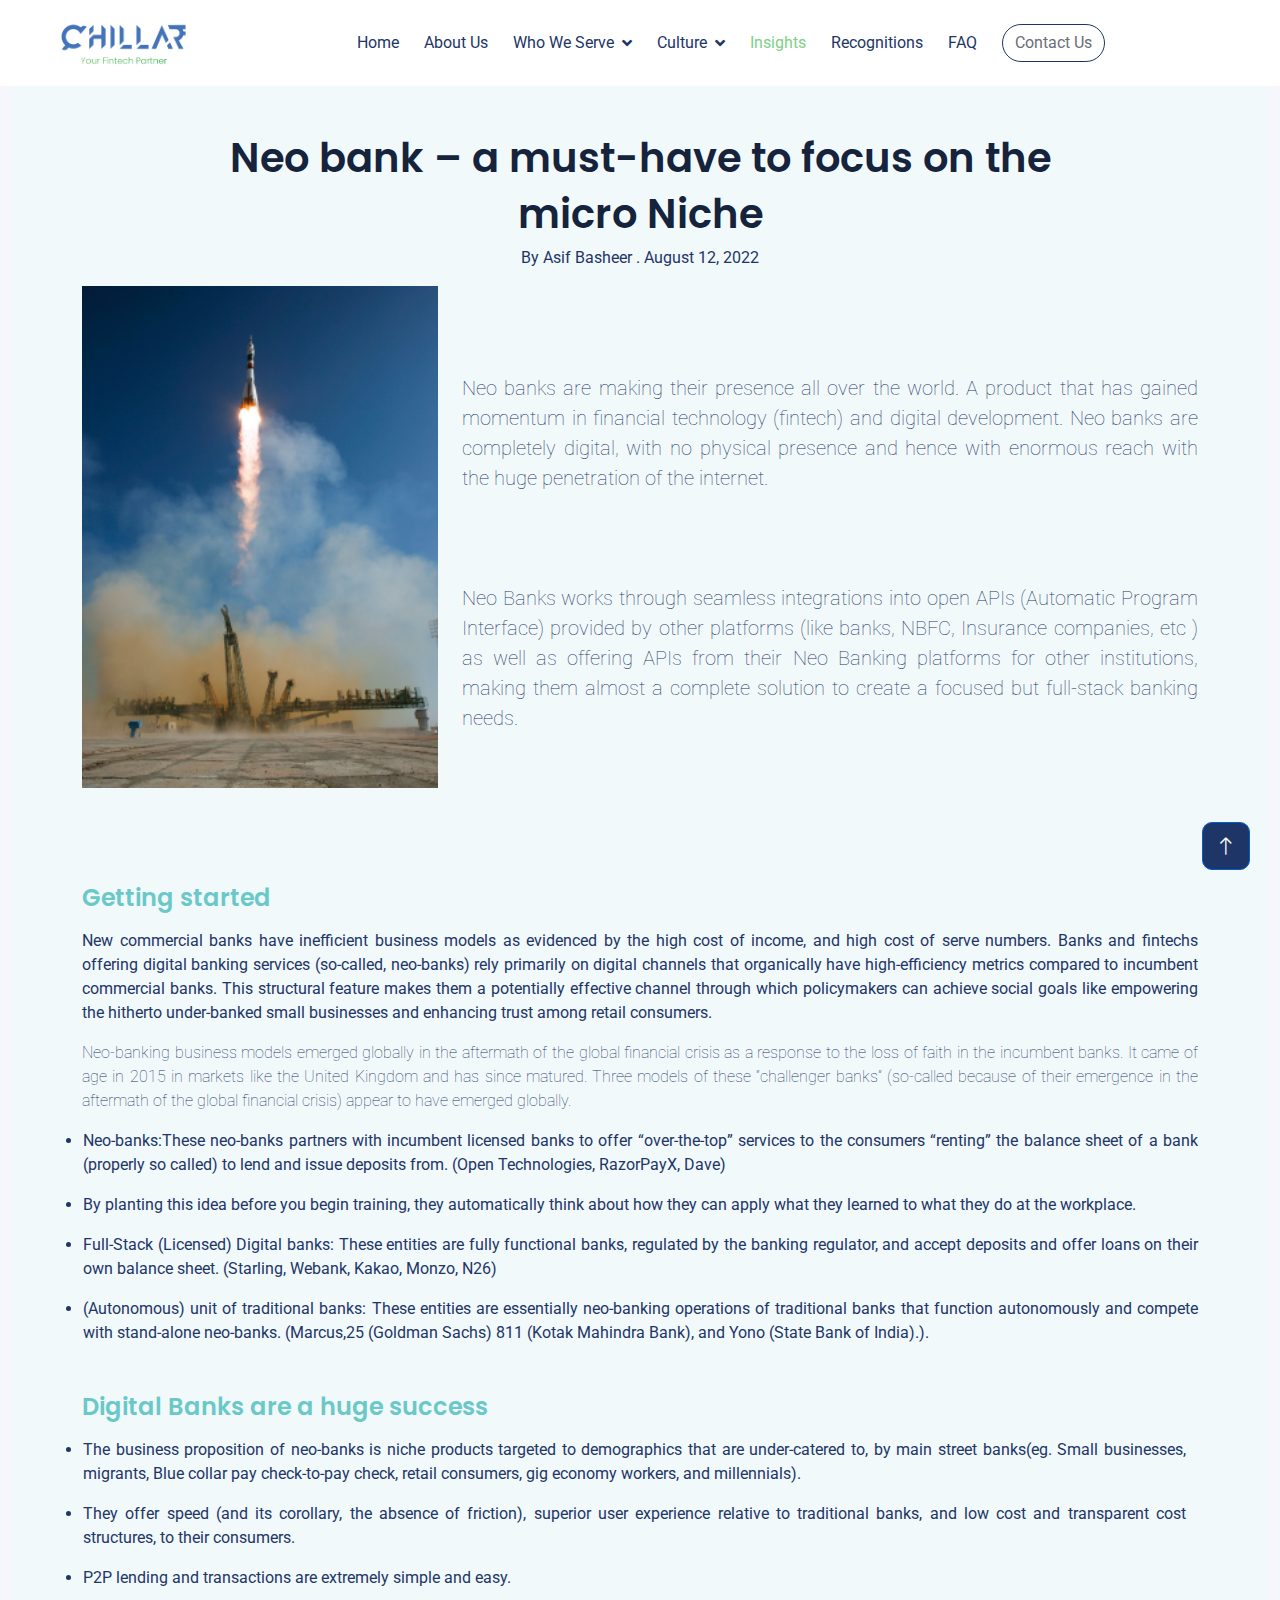
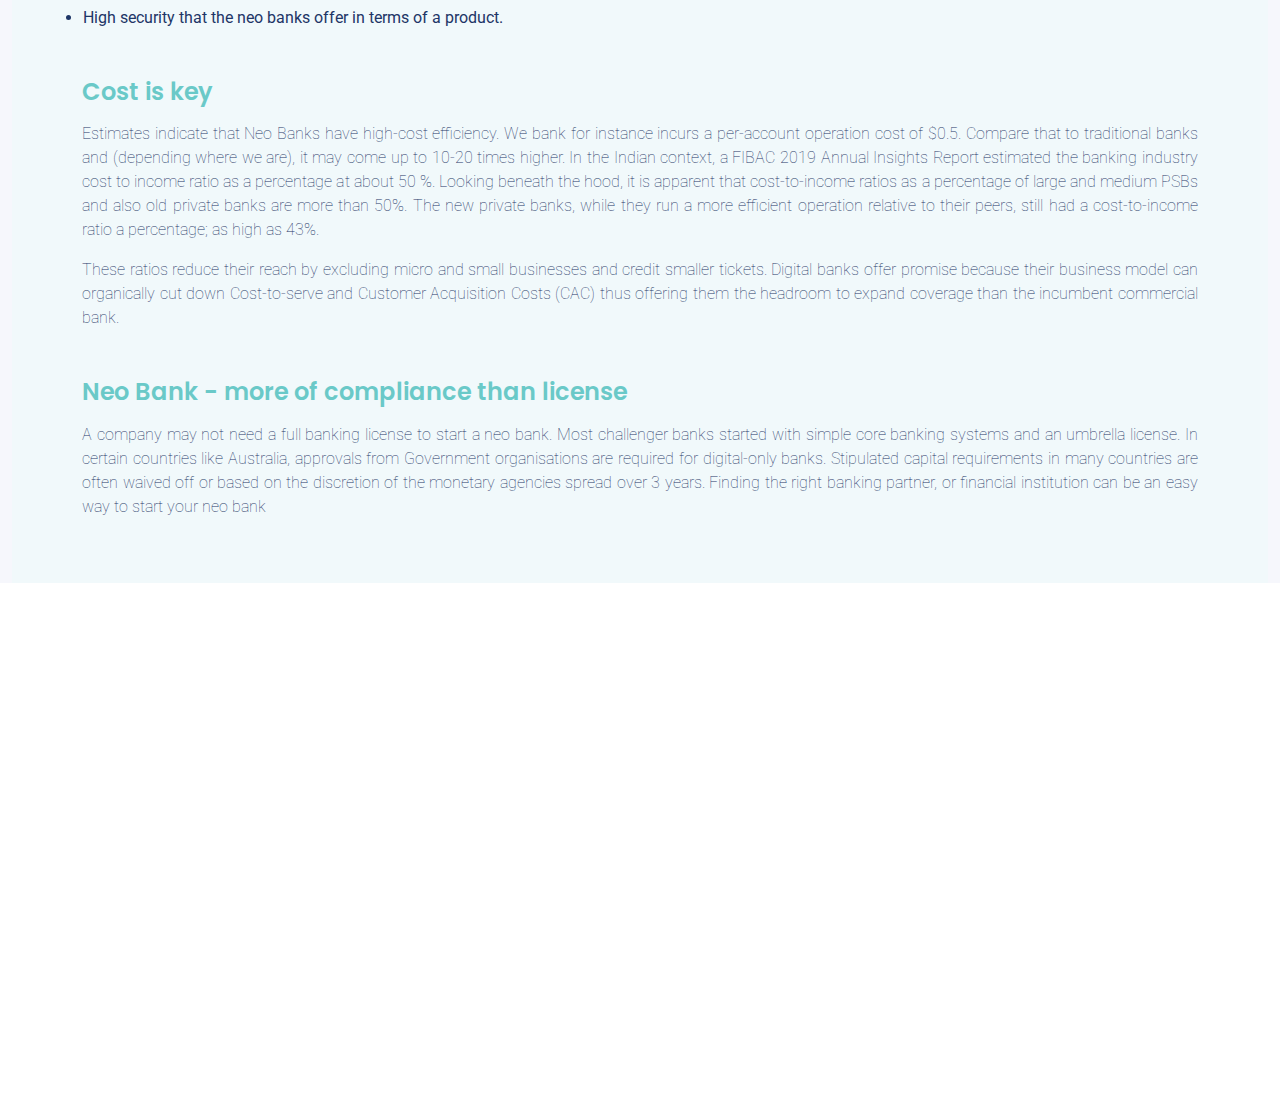
<file: insights.html>
<!DOCTYPE html>
<html lang="en">

<head>
  <meta charset="utf-8" />
  <title>Chillar - Insights</title>
  <meta content="width=device-width, initial-scale=1.0" name="viewport" />
  <meta content="" name="keywords" />
  <meta content="" name="description" />
  <meta name="viewport" content="width=device-width, initial-scale=1">

  <!-- Favicon -->
  <link href="img/favicon.ico" rel="icon" />

  <!-- Google Web Fonts -->
  <link rel="preconnect" href="https://fonts.googleapis.com" />
  <link rel="preconnect" href="https://fonts.gstatic.com" crossorigin />
  <link href="https://fonts.googleapis.com/css2?family=Roboto:wght@400;500&family=Poppins:wght@600;700&display=swap"
    rel="stylesheet" />

  <!-- Icon Font Stylesheet -->
  <link href="https://cdnjs.cloudflare.com/ajax/libs/font-awesome/5.10.0/css/all.min.css" rel="stylesheet" />
  <link href="https://cdn.jsdelivr.net/npm/bootstrap-icons@1.4.1/font/bootstrap-icons.css" rel="stylesheet" />

  <!-- Libraries Stylesheet -->
  <link href="lib/animate/animate.min.css" rel="stylesheet" />
  <link href="lib/owlcarousel/assets/owl.carousel.min.css" rel="stylesheet" />

  <!-- Customized Bootstrap Stylesheet -->
  <link href="css/bootstrap.min.css" rel="stylesheet" />

  <!-- Template Stylesheet -->
  <link href="css/style.css" rel="stylesheet" />
  <link href="css/insights.css" rel="stylesheet" />
  <style>
    .list ul{
      padding-left:1px !important;
    }
    .para-list ul{
      padding-left:1px !important;
    }
  </style>
</head>

<body>
  <!-- Spinner Start -->
  <div id="spinner"
    class="show bg-white position-fixed translate-middle w-100 vh-100 top-50 start-50 d-flex align-items-center justify-content-center">
    <div class="spinner-grow text-primary" role="status"></div>
  </div>
  <!-- Spinner End -->

  <!-- Topbar Start -->

  <!-- Topbar End -->

  <!-- Navbar Start -->
  <nav
  class="navbar navbar-expand-lg bg-white navbar-light sticky-top px-4 px-lg-5"
>
  <a href="index.html" class="navbar-brand d-flex align-items-center">
    <h1 class="m-0">
      <img
        class="img-fluid me-3"
        src="img/icon/logo-01 .png"
        alt=""
        
      />
    </h1>
  </a>
  <button
    type="button"
    class="navbar-toggler"
    data-bs-toggle="collapse"
    data-bs-target="#navbarCollapse"
  >
    <span class="navbar-toggler-icon"></span>
  </button>
  <div class="collapse navbar-collapse" id="navbarCollapse">
    <div class="navbar-nav align-content-center text-center mx-auto bg-white rounded pe-4 py-3 py-lg-0"style="
    align-content: center;
    align-items: center;
">
      <a href="index.html" class="nav-item nav-link ">Home</a>
      <a href="aboutus.html" class="nav-item nav-link">About Us</a>
      <div class="nav-item dropdown">
        <a
          href="#"
          class="nav-link dropdown-toggle"
          data-bs-toggle="dropdown"
          >Who We Serve</a 
        >
        <div class="dropdown-menu bg-light border-0 m-0">
          <a href="index.html#clients" class="dropdown-item">Clients</a>
          <a href="usecases.html" class="dropdown-item">Use case</a>
          
        </div>
      </div>
      <div class="nav-item dropdown">
        <a
          href="#"
          class="nav-link dropdown-toggle"
          data-bs-toggle="dropdown"
          >Culture</a
        >
        <div class="dropdown-menu bg-light border-0 m-0">
          <a href="lifeatchillar.html" class="dropdown-item">Life at chillar</a>
          <a href="team.html" class="dropdown-item">Our Team</a>
          <a href="career.html" class="dropdown-item">Career</a>
          
        </div>
      </div>
      <a href="insights.html" class="nav-item nav-link active">Insights</a>
      <a href="awards.html" class="nav-item nav-link">Recognitions</a>
      <a href="faq.html" class="nav-item nav-link ">FAQ</a>
       <a href="contactus.html" class="nav-item nav-link " style=" "><span class="btn btn-cnt ">Contact Us</span></a>
    </div>
   
  </div>
 
</nav>
  <!-- Navbar End -->

  
  <div  class="container-fluid  total-insights bg-light">

  <div class="insights  pt-5 text-justify">
    <div class="container">
      <h1 class="header-1-insights text-center ">Neo bank – a must-have to focus on the </h1>
      <h1 class="header-2-insights text-center "> micro Niche</h1>
      <p class="text-center">By Asif Basheer . August 12, 2022</p>
      <div class="row">
        <div class=" col-md-4"><img class="img-responsive rocket w-100" src="img/icon/insights top.png" /></div>
        <div class=" col-md-8 insight-p-1 d-flex flex-column justify-content-center">
          <P class=" para-1-insights mt-5">
            Neo banks are making their presence all over the world. A product that has gained momentum in financial technology (fintech) and digital development. Neo banks are completely digital,
             with no physical presence and hence with enormous reach with the huge penetration of the internet.
             <br>
             <br>          <br>          <br>
              Neo Banks works through seamless integrations into open APIs (Automatic Program Interface) provided by other platforms (like banks, NBFC, Insurance companies, etc ) as well as offering APIs from 
              their Neo Banking platforms for other institutions, making them almost a complete solution to create a focused but full-stack banking needs.
          </p>
        </div>
        <div class="row mt-5">
          <div class="col-md-12 ">
            
          </div>
        </div>
        </div>
        <div class="">
          <h6 class=" mt-5 sub-header">
            Getting started
          </h6>
          <P class="mt-3 ">
            New commercial banks have inefficient business models as evidenced by the high cost of income, and high cost of serve numbers. Banks and fintechs offering digital banking services (so-called, neo-banks) rely primarily on digital channels that organically have high-efficiency metrics compared to incumbent commercial banks. This structural feature makes them a potentially effective channel through which policymakers
             can achieve social goals like empowering the hitherto under-banked small businesses and enhancing trust among retail consumers.
          </p>
          <P class=" mt-3 para-2-insights">
            Neo-banking business models emerged globally in the aftermath of the global financial crisis as a response to the loss of faith in the incumbent banks. It came of age in 2015 in markets like the United Kingdom and has since matured. Three models of these “challenger banks” 
            (so-called because of their emergence in the aftermath of the global financial crisis) appear to have emerged globally.
          </p>
        </div>
  


      <div class="list">
        <ul class=" ">
          <li> Neo-banks:These neo-banks partners with incumbent licensed banks to offer “over-the-top” services to the consumers “renting” 
            the balance sheet of a bank (properly so called) to lend and issue deposits from. (Open Technologies, RazorPayX, Dave)
          </li>
        </ul>

        <ul class="">
          <li> By planting this idea before you begin training,
             they automatically think about how they can apply what they learned to what they do at the workplace.
          </li>
        </ul>


        <ul class="">
          <li> Full-Stack (Licensed) Digital banks: These entities are fully functional banks,
             regulated by the banking regulator, and accept deposits and offer loans on their own balance sheet. (Starling, Webank, Kakao, Monzo, N26)
        </ul>

        <ul class="">
          <li>(Autonomous) unit of traditional banks: These entities are essentially neo-banking operations of traditional banks that function autonomously
             and compete with stand-alone neo-banks. (Marcus,25 (Goldman Sachs) 811 (Kotak Mahindra Bank), and Yono (State Bank of India).).
          </li>
        </ul>


      </div>
      </div>






      

      <div class="container">
        <h6 class=" mt-5 sub-header">
          Digital Banks are a huge success
        </h6>
      </div>

      <div class="para-list mt-3 container">
        <ul class=" container">
          <li> The business proposition of neo-banks is niche products targeted to demographics that are under-catered to, by main street banks(eg.
             Small businesses, migrants, Blue collar pay check-to-pay check, retail consumers, gig economy workers, and millennials).
          </li>
        </ul>

        <ul class="container">
          <li>They offer speed (and its corollary, the absence of friction), 
            superior user experience relative to traditional banks, and low cost and transparent cost structures, to their consumers.
        </ul>


        <ul class="container">
          <li> P2P lending and transactions are extremely simple and easy.
        </ul>

        <ul class="container">
          <li>High security that the neo banks offer in terms of a product.
          </li>
        </ul>


      </div>

      <div  class="container">
        <h6 class="  mt-5 sub-header">
          Cost is key
        </h6>
        <P class="  mt-3 para-2-insights">
          Estimates indicate that Neo Banks have high-cost efficiency. We bank for instance incurs a per-account operation cost of $0.5.
           Compare that to traditional banks and (depending where we are), it may come up to 10-20 times higher. In the Indian context, a FIBAC 2019 Annual Insights Report estimated the banking industry cost to income ratio as a percentage at about 50 %. Looking beneath the hood, it is apparent that cost-to-income ratios as a percentage of large and medium PSBs and also old private banks are more than 50%. The new private banks, 
          while they run a more efficient operation relative to their peers, still had a cost-to-income ratio a percentage; as high as 43%.
        </P>
        
        <P class="  mt-3 para-2-insights">
          These ratios reduce their reach by excluding micro and small businesses and credit smaller tickets.
           Digital banks offer promise because their business model can organically cut down Cost-to-serve and Customer Acquisition Costs (CAC) 
          thus offering them the headroom to expand coverage than the incumbent commercial bank.
        </P>

        </P>

      </div>

      <div class="container pb-5">
        <h6 class="  mt-5 sub-header">
          Neo Bank - more of compliance than license
        </h6>
        <P class="  mt-3 para-2-insights">
          A company may not need a full banking license to start a neo bank. Most challenger banks started with simple core banking 
          systems and an umbrella license. In certain countries like Australia, approvals from Government organisations are required for digital-only banks. Stipulated capital requirements in many countries are often waived off or based on the discretion of the monetary agencies spread over 3 years.
           Finding the right banking partner, or financial institution can be an easy way to start your neo bank
        </P>


      </div>


    

  </div>




  </div>

</div>

   
    <!-- Footer Start -->
    <!-- Final footer -->
    <div
      class="bg-white footer mt-5 wow fadeIn"
      data-wow-delay="0.1s"
    >
    <div class="container ">
      <div class="row">
        
        <div class="col-lg-3 col-md-6  pt-5 px-lg-5">
          <h6 class="footer-header mb-4">Ready to level up?</h6>
          
          <a class="footer-link"  href="career.html"><p>Careers</p></a> 
          <a class="footer-link"  href="lifeatchillar.html"><p>Life at Chillar</p></a>
        </div>
        <div class="col-lg-2 col-md-6 pt-5">
          <h6 class="footer-header mb-4">Hotlink</h6>
          
          <a class="footer-link"  href="faq.html"><p>FAQ</p></a>
        </div>
        <div class="col-lg-3 col-md-6  pt-5">
          <h6 class="footer-header mb-4">Behind the Scenes</h6>
          <a class="footer-link"  href="aboutus.html"><p>About us</p></a>
          <a class="footer-link"  href="team.html"><p>Our Team</p></a>
          <a class="footer-link"  href="contactus.html"><p>Contact Us</p></a>
        </div>
        <div class="col-lg-2 col-md-6  pt-5">
          <h6 class="footer-header mb-4">The legal bits</h6>
          <a class="footer-link"  href="/"><p>Terms and conditions</p></a>
          <a class="footer-link"  href="/"><p>Privacy Policy</p></a>
        </div>
        <div class="col-lg-2 col-md-6  pt-5">
          <h6 class="footer-header mb-4">Follow us</h6>
          <div class="position-relative mx-auto" style="max-width: 400px">
            <div class="d-flex pt-2">
              <a class="btn btn-square me-1" href="https://g.page/ChillarPayment"
                ><i class="fa fa-map-marked"></i
              ></a>
              <a class="btn btn-square me-1" href="https://www.facebook.com/chillarpayment/"
                ><i class="fab fa-facebook-f"></i
              ></a>
              <a class="btn btn-square me-1" href="https://www.instagram.com/chillar_family/"
                ><i class="fab fa-instagram"></i
              ></a>
              <a class="btn btn-square me-0" href="https://in.linkedin.com/company/chillar-payment-solutions-pvt-ltd"
                ><i class="fab fa-linkedin-in"></i
              ></a>
            </div>
          </div>
        </div>
       
         
        </div>
      </div>
      <div class="container">
        <p class="text-center py-5 mb-5 mx-auto" style="max-width: 900px">
          Need a backup for your startup? We can help you in your company’s progress by providing you with the safest, fastest, and easy-to-use fintech platforms.
        </p>
      </div>
      <div class=" copyright ">
        <div class="container">
          <div class="row">
            <div class="col-md-12 text-center  mb-3 mb-md-0 text-white">
              &copy; 2022 Chillar, All Right Reserved.
            </div>
           
          </div>
        </div>
      </div>
    </div>
    <!-- Footer End -->

    <!-- Back to Top -->
    <a href="#" class="btn btn-lg btn-primary btn-lg-square back-to-top"
      ><i class="bi bi-arrow-up"></i
    ></a>

    <!-- JavaScript Libraries --> <script src="https://cdn.jsdelivr.net/npm/swiper/swiper-bundle.min.js"></script>

    <script src="https://code.jquery.com/jquery-3.4.1.min.js"></script>
    <script src="https://cdn.jsdelivr.net/npm/bootstrap@5.0.0/dist/js/bootstrap.bundle.min.js"></script>
    <script src="lib/wow/wow.min.js"></script>
    <script src="lib/easing/easing.min.js"></script>
    <script src="lib/waypoints/waypoints.min.js"></script>
    <script src="lib/owlcarousel/owl.carousel.min.js"></script>
    <script src="lib/counterup/counterup.min.js"></script>
   
    <!-- Template Javascript -->
    <script src="js/main.js"></script>


  </body>
</html>
</file>
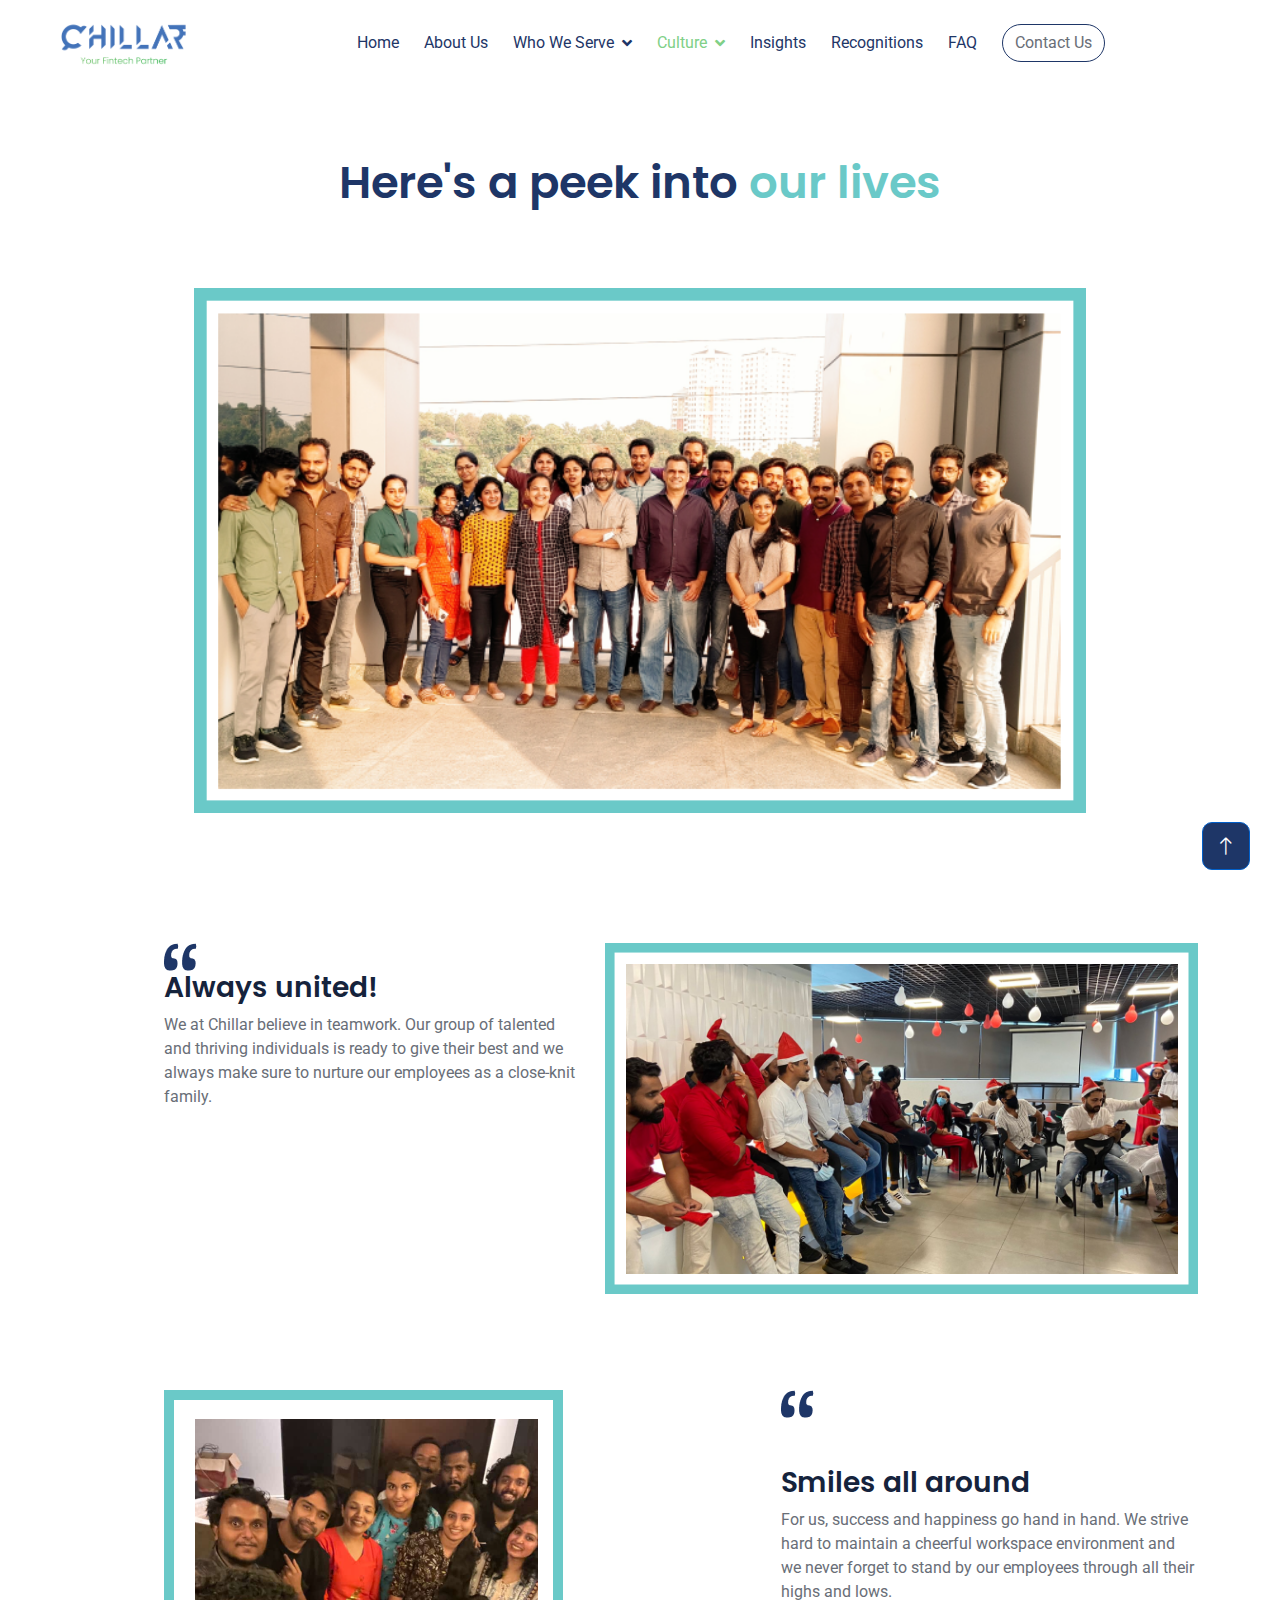
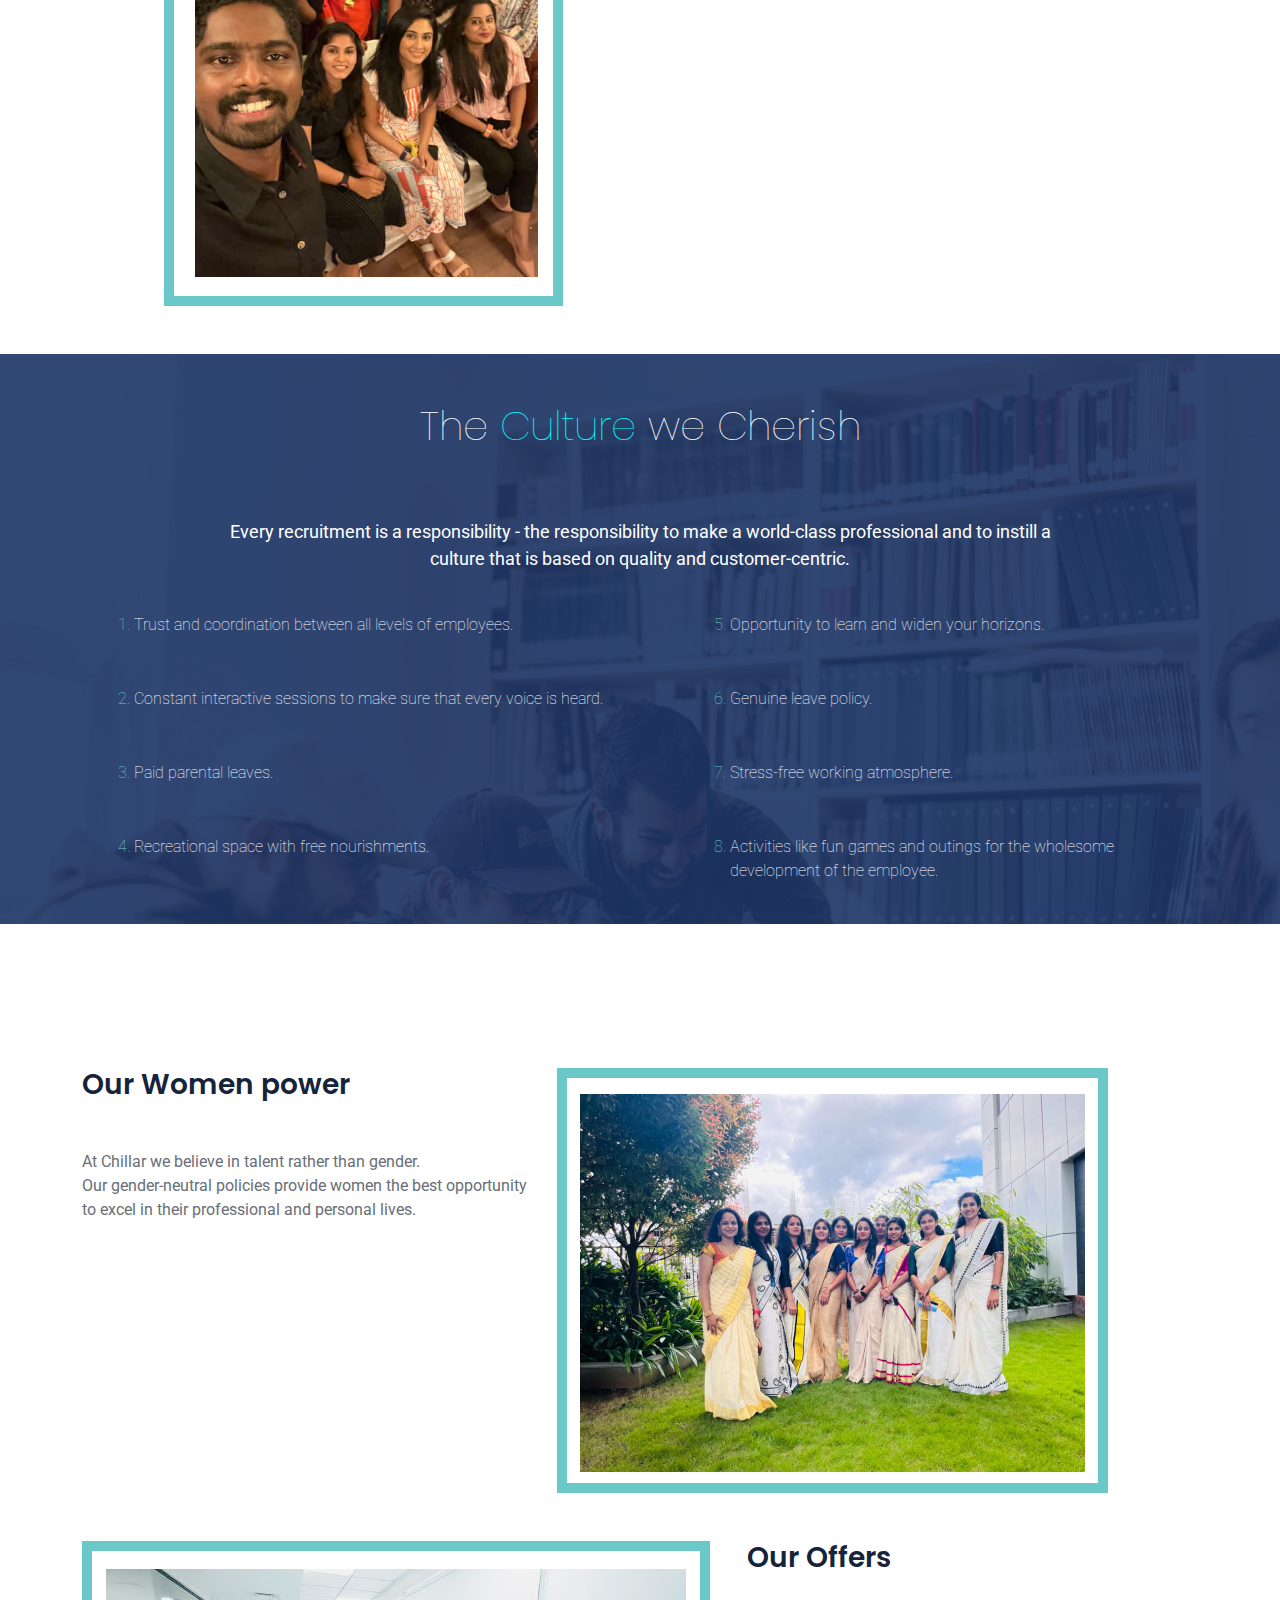
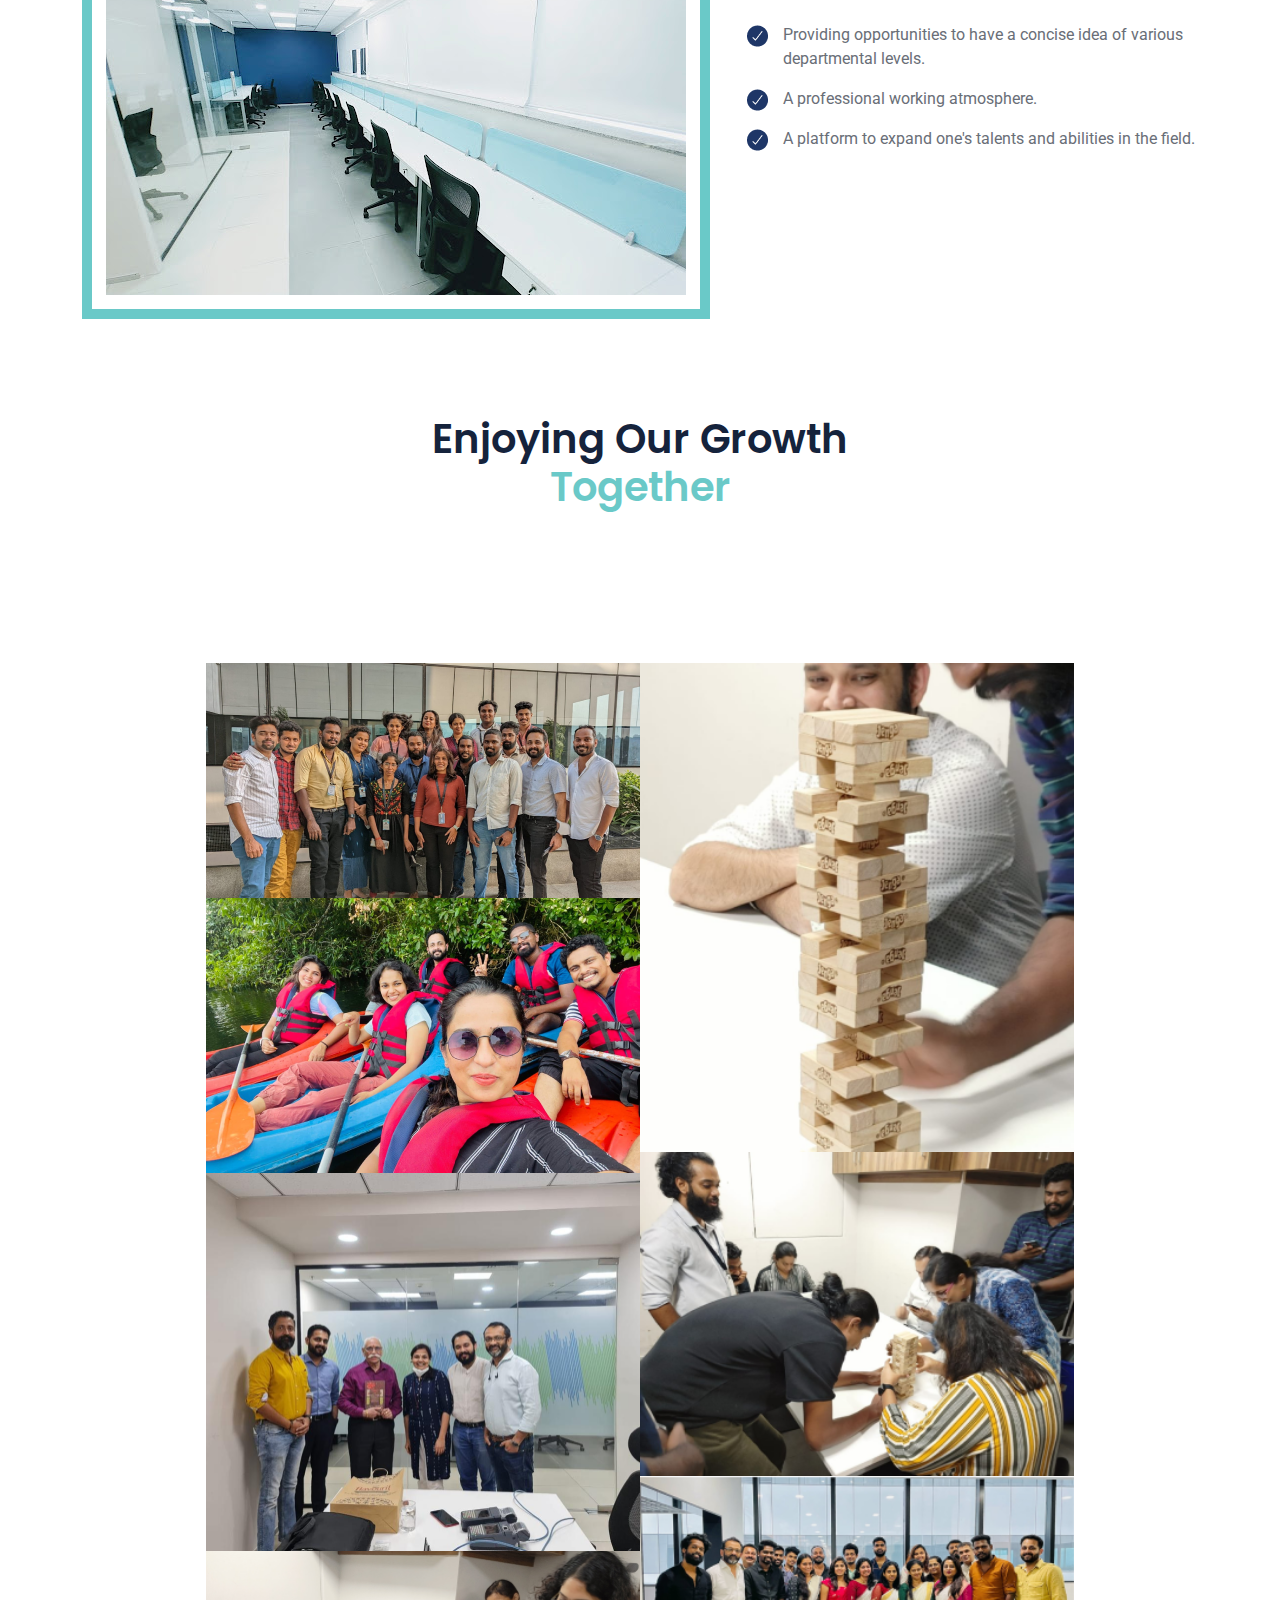
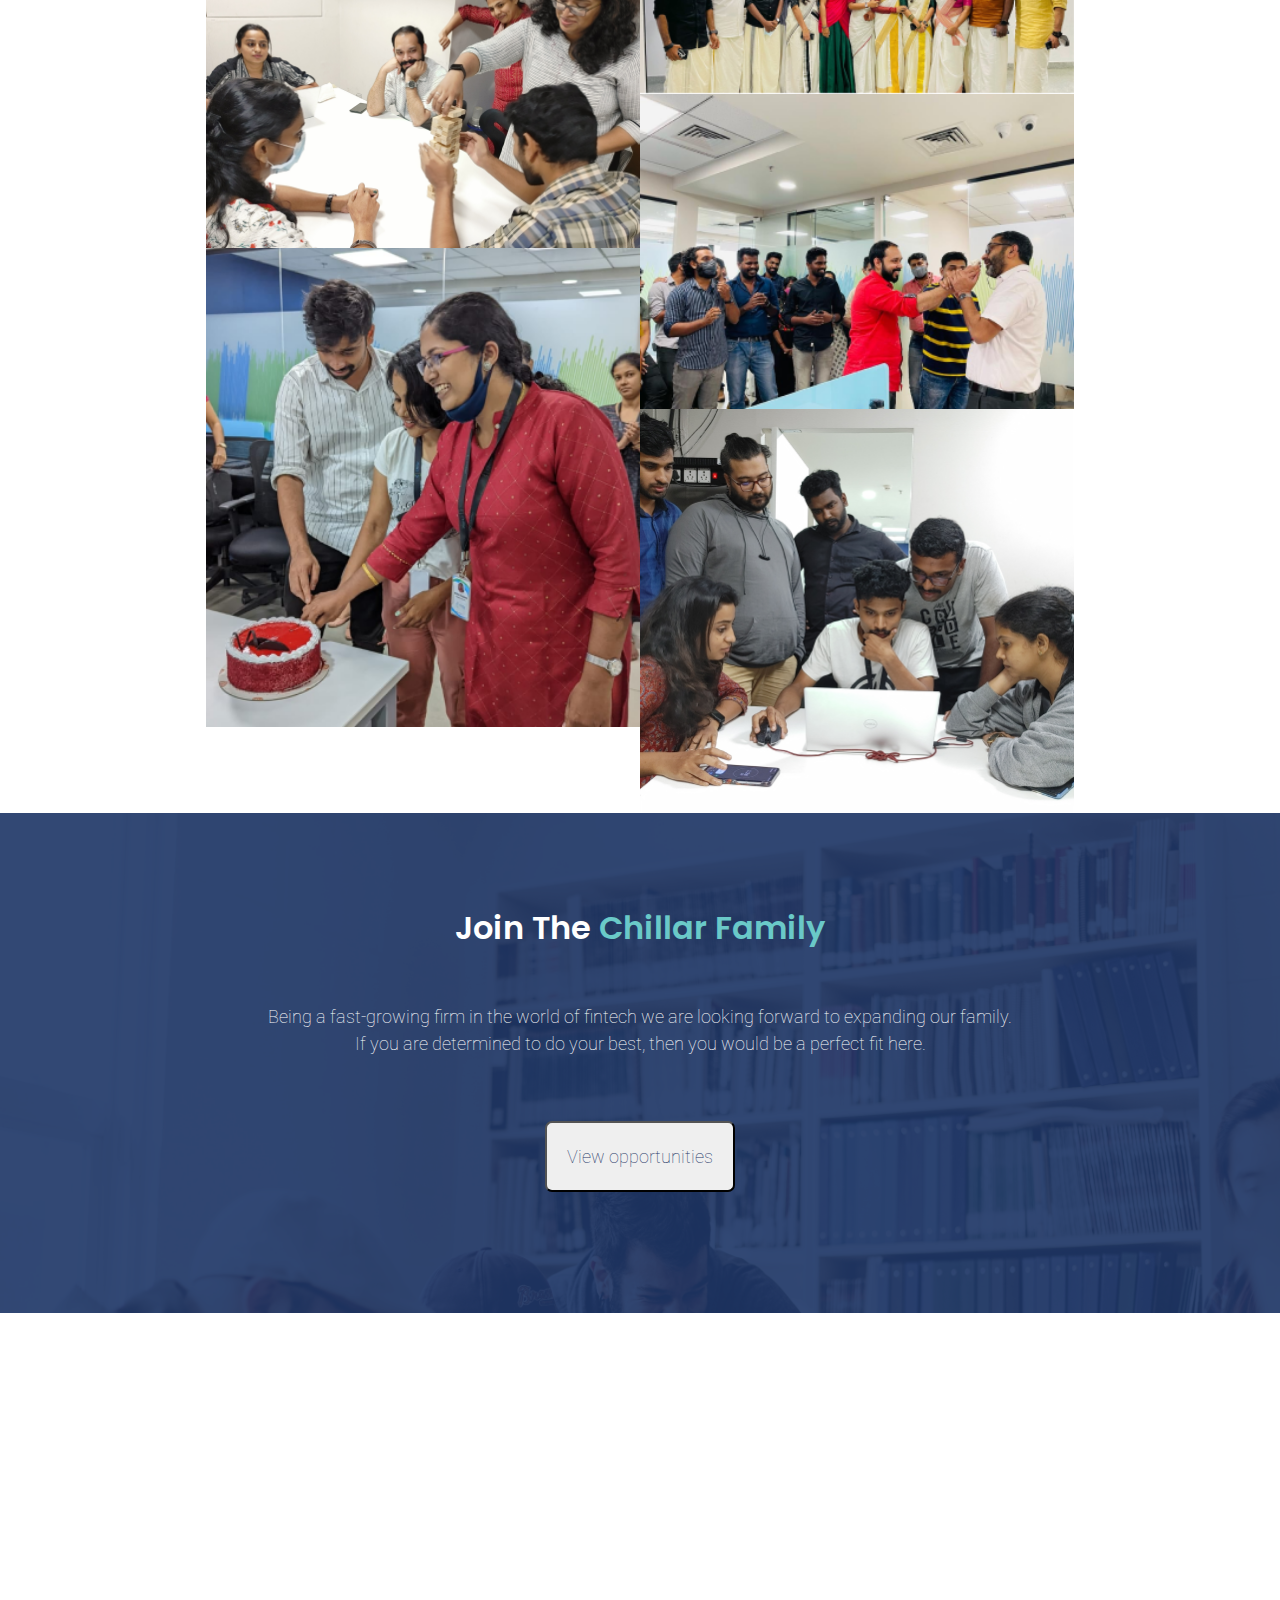
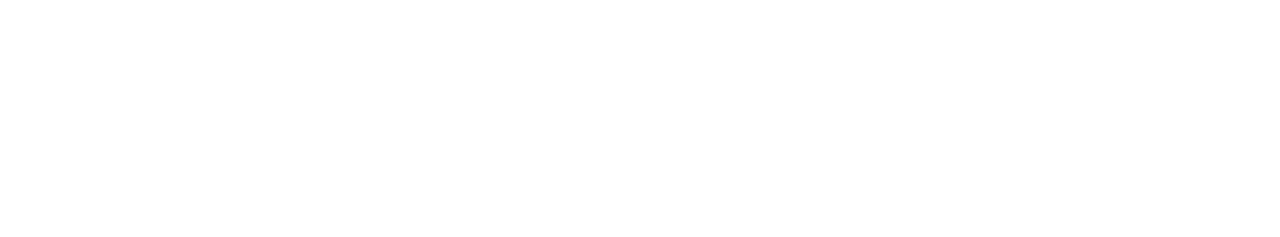
<file: lifeatchillar.html>
<!DOCTYPE html>
<html lang="en">

<head>
    <meta charset="utf-8" />
    <title>Life at Chillar</title>
    <meta content="width=device-width, initial-scale=1.0" name="viewport" />
    <meta content="" name="keywords" />
    <meta content="" name="description" />

    <!-- Favicon -->
    <link href="img/favicon.ico" rel="icon" />

    <!-- Google Web Fonts -->
    <link rel="preconnect" href="https://fonts.googleapis.com" />
    <link rel="preconnect" href="https://fonts.gstatic.com" crossorigin />
    <link href="https://fonts.googleapis.com/css2?family=Roboto:wght@400;500&family=Poppins:wght@600;700&display=swap"
        rel="stylesheet" />

    <!-- Icon Font Stylesheet -->
    <link href="https://cdnjs.cloudflare.com/ajax/libs/font-awesome/5.10.0/css/all.min.css" rel="stylesheet" />
    <link href="https://cdn.jsdelivr.net/npm/bootstrap-icons@1.4.1/font/bootstrap-icons.css" rel="stylesheet" />

    <!-- Libraries Stylesheet -->
    <link href="lib/animate/animate.min.css" rel="stylesheet" />
    <link href="lib/owlcarousel/assets/owl.carousel.min.css" rel="stylesheet" />

    <!-- Customized Bootstrap Stylesheet -->
    <link href="css/bootstrap.min.css" rel="stylesheet" />

    <!-- Template Stylesheet -->
    <link href="css/style.css" rel="stylesheet" />
    <link rel="stylesheet" href="css/life_at_chillar.css">
</head>

<body>
    <div
    id="spinner"
    class="show bg-white position-fixed translate-middle w-100 vh-100 top-50 start-50 d-flex align-items-center justify-content-center"
  >
    <div class="spinner-grow text-primary" role="status"></div>
  </div>
    <!-- Navbar Start -->
    <nav
    class="navbar navbar-expand-lg bg-white navbar-light sticky-top px-4 px-lg-5"
  >
    <a href="index.html" class="navbar-brand d-flex align-items-center">
      <h1 class="m-0">
        <img
          class="img-fluid me-3"
          src="img/icon/logo-01 .png"
          alt=""
          
        />
      </h1>
    </a>
    <button
      type="button"
      class="navbar-toggler"
      data-bs-toggle="collapse"
      data-bs-target="#navbarCollapse"
    >
      <span class="navbar-toggler-icon"></span>
    </button>
    <div class="collapse navbar-collapse" id="navbarCollapse">
      <div class="navbar-nav align-content-center text-center mx-auto bg-white rounded pe-4 py-3 py-lg-0"style="
      align-content: center;
      align-items: center;
  ">
        <a href="index.html" class="nav-item nav-link ">Home</a>
        <a href="aboutus.html" class="nav-item nav-link">About Us</a>
        <div class="nav-item dropdown">
          <a
            href="#"
            class="nav-link dropdown-toggle"
            data-bs-toggle="dropdown"
            >Who We Serve</a 
          >
          <div class="dropdown-menu bg-light border-0 m-0">
            <a href="index.html#clients" class="dropdown-item">Clients</a>
            <a href="usecases.html" class="dropdown-item">Use case</a>
            
          </div>
        </div>
        <div class="nav-item dropdown ">
          <a
            href="#"
            class="nav-link active dropdown-toggle"
            data-bs-toggle="dropdown"
            >Culture</a
          >
          <div class="dropdown-menu bg-light border-0 m-0">
            <a href="lifeatchillar.html" class="dropdown-item">Life at chillar</a>
            <a href="team.html" class="dropdown-item">Our Team</a>
            <a href="career.html" class="dropdown-item">Career</a>
            
          </div>
        </div>
        <a href="insights.html" class="nav-item nav-link">Insights</a>
        <a href="awards.html" class="nav-item nav-link">Recognitions</a>
        <a href="faq.html" class="nav-item nav-link ">FAQ</a>
         <a href="contactus.html" class="nav-item nav-link " style=" "><span class="btn btn-cnt ">Contact Us</span></a>
      </div>
     
    </div>
   
  </nav>
    <!-- Navbar End -->
 <!-- section start -->
    <section class="section1">
        <div class="container">
            <div class="d-flex justify-content-center head1">
                <h3 class="head1color1">Here's a peek into <span class="head1color2">our lives</span></h3>
            </div>
            <div class="d-flex justify-content-center head1">
                <img src="./img/Group 600.png" alt="" class="img1 img-fluid img-responsive">
            </div>
        </div>

    </section>

    <section class="section2 container ">
        <div class="row flex-lg-row">
            <div class="col-md-12 col-lg-2 col-xl-5">
                <div>
                    <!-- <p class="section2quote">"</p> -->
                    <img src="./img/comma.png" alt="" class="">
                    <h3>Always united!</h3>
                    <p class="section2text">We at Chillar believe in teamwork. Our group of talented and thriving
                        individuals is ready to give their best and we always make sure to nurture our employees as a
                        close-knit family.</p>
                </div>
            </div>
            <div class="col-md-12 col-lg-6 col-xl-7">
                <img src="./img/Group 601.png" alt="" class="img-fluid img-responsive">
            </div>
        </div>
        <div class="row flex-column-reverse flex-lg-row pt-5 mt-5 pb-5">
            <div class="col-md-12 col-lg-6 col-xl-7">
                <img src="./img/Group 602.png" alt="" class="img-fluid img-responsive">
            </div>
            <div class="col-md-12 col-lg-6 col-xl-5">
                <div>
                    <img src="./img/comma.png" alt="" class="pb-5">
                    <h3>Smiles all around</h3>
                    <p class="section2text"> For us, success and happiness go hand in hand. We strive hard to maintain a cheerful workspace environment and we never forget to stand by our employees through all their highs and lows.    </p>
                </div>
            </div>
        </div>
    </section>

    <section class="section3 mb-5">
        <div class="container">
            <div class="text-center section3div1 mt-5">
                <h6>The <span>Culture</span> we Cherish</h6>
                <p class="section3p"> Every recruitment is a responsibility - the responsibility to make a world-class
                    professional and to instill a <br> culture that is based on quality and customer-centric.</p>
            </div>
            <div>
                <div class="row section3div2">
                    <div class="col-md-6 list-group list-group-horizontal justify-content-center">
                        <ol class="section3ol">
                            <li class="section3list">Trust and coordination between all levels of employees.</li>
                            <li class="section3list">Constant interactive sessions to make sure that every voice is
                                heard.</li>
                            <li class="section3list">Paid parental leaves.</li>
                            <li class="section3list">Recreational space with free nourishments.</li>
                        </ol>
                    </div>
                    <div class="col-md-6 list-group list-group-horizontal justify-content-center">
                        <ol start="5" class="section3ol">
                            <li class="section3list">Opportunity to learn and widen your horizons.</li>
                            <li class="section3list">Genuine leave policy.</li>
                            <li class="section3list">Stress-free working atmosphere.</li>
                            <li class="section3list">Activities like fun games and outings for the wholesome <br>
                                development of the employee.</li>
                        </ol>
                    </div>
                </div>
            </div>
        </div>
    </section>


    <div class="section4 container mt-5 pt-5 mb-5 pb-5">
        <div class="row mt-5 mb-5 flex-lg-row">
            <div class="col-md-12 col-lg-6 col-xl-5">
                <h3>Our Women power</h3>
                <div class="mt-5">
                    <p>At Chillar we believe in talent rather than gender. <br> Our gender-neutral policies provide
                        women the best opportunity <br> to excel in their professional and personal lives.</p>
                    <div>
                        
                    </div>
                </div>
            </div>
            <div class="col-md-12 col-lg-6 col-xl-7">
                <img class="img-fluid img-responsive" src="./img/Group 603.png" alt="">
            </div>
        </div>
        <div class="row flex-column-reverse flex-lg-row">
            <div class="col-md-12 col-lg-6 col-xl-7">
                <img class="img-fluid img-responsive" src="./img/Group 608.png" alt="">
            </div>
            <div class="col-md-12 col-lg-6 col-xl-5">
                <h3>Our Offers</h3>
                <div class="mt-5">
                    <div class="d-flex flex-row mb-3"><span><img src="./img/Group 23.png" class="tickmark"
                                alt=""></span>Providing opportunities to have a concise idea of various departmental
                        levels.</div>
                    <div class="d-flex flex-row mb-3"><span><img src="./img/Group 23.png" class="tickmark"
                                alt=""></span>A professional working atmosphere.</div>
                    <div class="d-flex flex-row mb-3"><span><img src="./img/Group 23.png" class="tickmark"
                                alt=""></span>A platform to expand one's talents and abilities in the field.</div>

                </div>
            </div>
        </div>
    </div>

    <div class="container mt-5">
        <div class="text-center mx-auto pb-5 mb-5">
            <h1>Enjoying Our Growth <br><span class="head1color2">Together</span></h1>
        </div>
        <div class="container pt-5">
            <div id="flexbox">
                <div class="column">
                    <img src="./img/collage/img5.png" alt="Image" width="100%" />
                    <img src="./img/collage/img2.png" alt="Image" width="100%" />
                    <img src="./img/collage/img1.png" alt="Image" width="100%" />
                    <img src="./img/collage/img7.png" alt="Image" width="100%" />
                    <img src="./img/collage/img4.png" alt="Image" width="100%" />
                </div>
                <div class="column">
                    <img src="./img/collage/img6.png" alt="Image" width="100%" />
                    <img src="./img/collage/img9.png" alt="Image" width="100%" />
                    <img src="./img/collage/img3.png" alt="Image" width="100%" />
                    <img src="./img/collage/img10.png" alt="Image" width="100%" />
                    <img src="./img/collage/img8.png" alt="Image" width="100%" />
                </div>
            </div>
        </div>
    </div>

    <div class="chillarfamily">
        <div class="container">
            <h2 class="pt-5 mt-5 pb-5">Join The <span class="head1color2">Chillar Family</span></h2>
            <div>
                <p class="pb-5">
                    Being a fast-growing firm in the world of fintech we are looking forward to expanding our family.
                    <br>
                    If you are determined to do your best, then you would be a perfect fit here.
                </p><a href="career.html">

                     <button class="cfbutton">View opportunities</button>
                </a>
               
            </div>
        </div>
    </div>

   
    <!-- Footer Start -->
    <div
      class="bg-white footer mt-5 wow fadeIn"
      data-wow-delay="0.1s"
    >
    <div class="container ">
      <div class="row">
        
        <div class="col-lg-3 col-md-6  pt-5 px-lg-5">
          <h6 class="footer-header mb-4">Ready to level up?</h6>
          
          <a class="footer-link"  href="career.html"><p>Careers</p></a> 
          <a class="footer-link"  href="lifeatchillar.html"><p>Life at Chillar</p></a>
        </div>
        <div class="col-lg-2 col-md-6 pt-5">
          <h6 class="footer-header mb-4">Hotlink</h6>
          
          <a class="footer-link"  href="faq.html"><p>FAQ</p></a>
        </div>
        <div class="col-lg-3 col-md-6  pt-5">
          <h6 class="footer-header mb-4">Behind the Scenes</h6>
          <a class="footer-link"  href="aboutus.html"><p>About us</p></a>
          <a class="footer-link"  href="team.html"><p>Our Team</p></a>
          <a class="footer-link"  href="contactus.html"><p>Contact Us</p></a>
        </div>
        <div class="col-lg-2 col-md-6  pt-5">
          <h6 class="footer-header mb-4">The legal bits</h6>
          <a class="footer-link"  href="/"><p>Terms and conditions</p></a>
          <a class="footer-link"  href="/"><p>Privacy Policy</p></a>
        </div>
        <div class="col-lg-2 col-md-6  pt-5">
          <h6 class="footer-header mb-4">Follow us</h6>
          <div class="position-relative mx-auto" style="max-width: 400px">
            <div class="d-flex pt-2">
              <a class="btn btn-square me-1" href="https://g.page/ChillarPayment"
                ><i class="fa fa-map-marked"></i
              ></a>
              <a class="btn btn-square me-1" href="https://www.facebook.com/chillarpayment/"
                ><i class="fab fa-facebook-f"></i
              ></a>
              <a class="btn btn-square me-1" href="https://www.instagram.com/chillar_family/"
                ><i class="fab fa-instagram"></i
              ></a>
              <a class="btn btn-square me-0" href="https://in.linkedin.com/company/chillar-payment-solutions-pvt-ltd"
                ><i class="fab fa-linkedin-in"></i
              ></a>
            </div>
          </div>
        </div>
       
         
        </div>
      </div>
      <div class="container">
        <p class="text-center py-5 mb-5 mx-auto" style="max-width: 900px">
          Need a backup for your startup? We can help you in your company’s progress by providing you with the safest, fastest, and easy-to-use fintech platforms.
        </p>
      </div>
      <div class=" copyright ">
        <div class="container">
          <div class="row">
            <div class="col-md-12 text-center  mb-3 mb-md-0">
              &copy; 2022 Chillar, All Right Reserved.
            </div>
           
          </div>
        </div>
      </div>
    </div>
    <!-- Footer End -->

    <!-- Back to Top -->
    <a href="#" class="btn btn-lg btn-primary btn-lg-square back-to-top"
      ><i class="bi bi-arrow-up"></i
    ></a>

    <!-- JavaScript Libraries --> <script src="https://cdn.jsdelivr.net/npm/swiper/swiper-bundle.min.js"></script>

    <script src="https://code.jquery.com/jquery-3.4.1.min.js"></script>
    <script src="https://cdn.jsdelivr.net/npm/bootstrap@5.0.0/dist/js/bootstrap.bundle.min.js"></script>
    <script src="lib/wow/wow.min.js"></script>
    <script src="lib/easing/easing.min.js"></script>
    <script src="lib/waypoints/waypoints.min.js"></script>
    <script src="lib/owlcarousel/owl.carousel.min.js"></script>
    <script src="lib/counterup/counterup.min.js"></script>
   
    <!-- Template Javascript -->
    <script src="js/main.js"></script>
  </body>
</html>
</file>
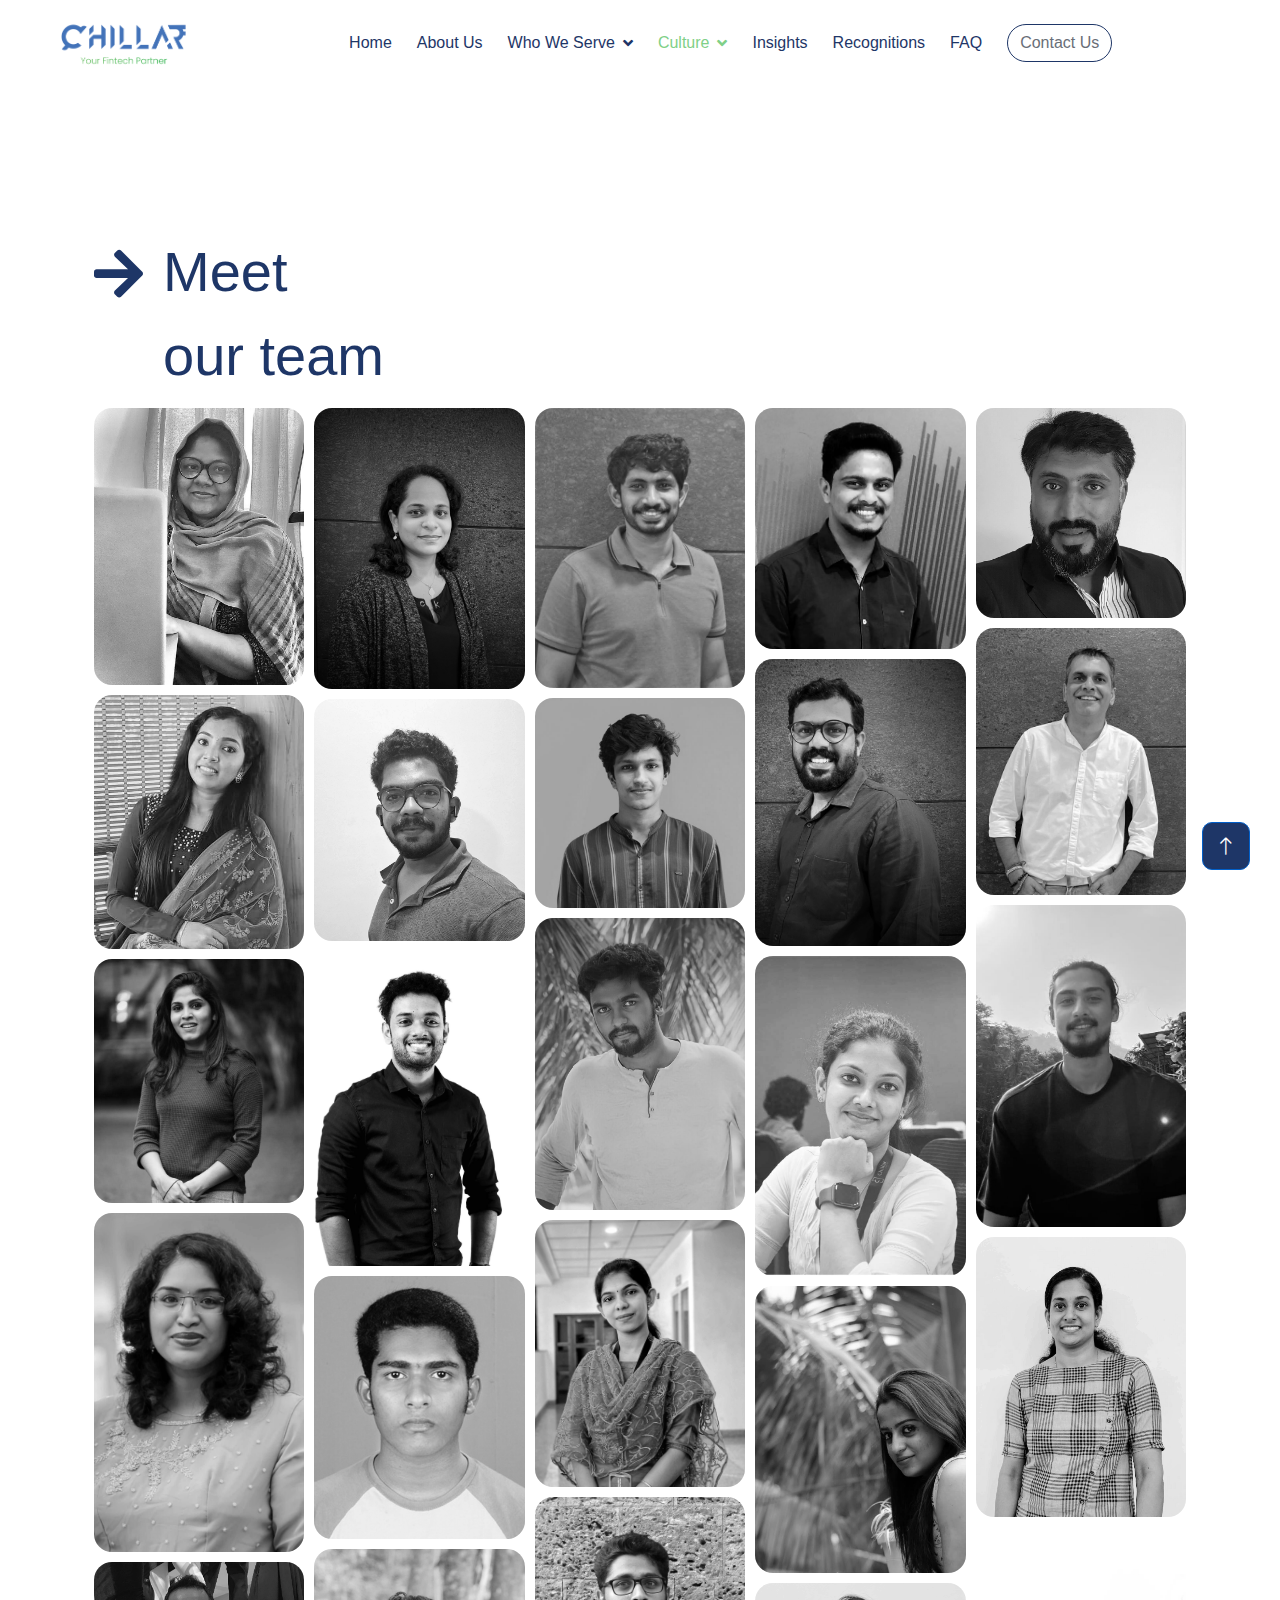
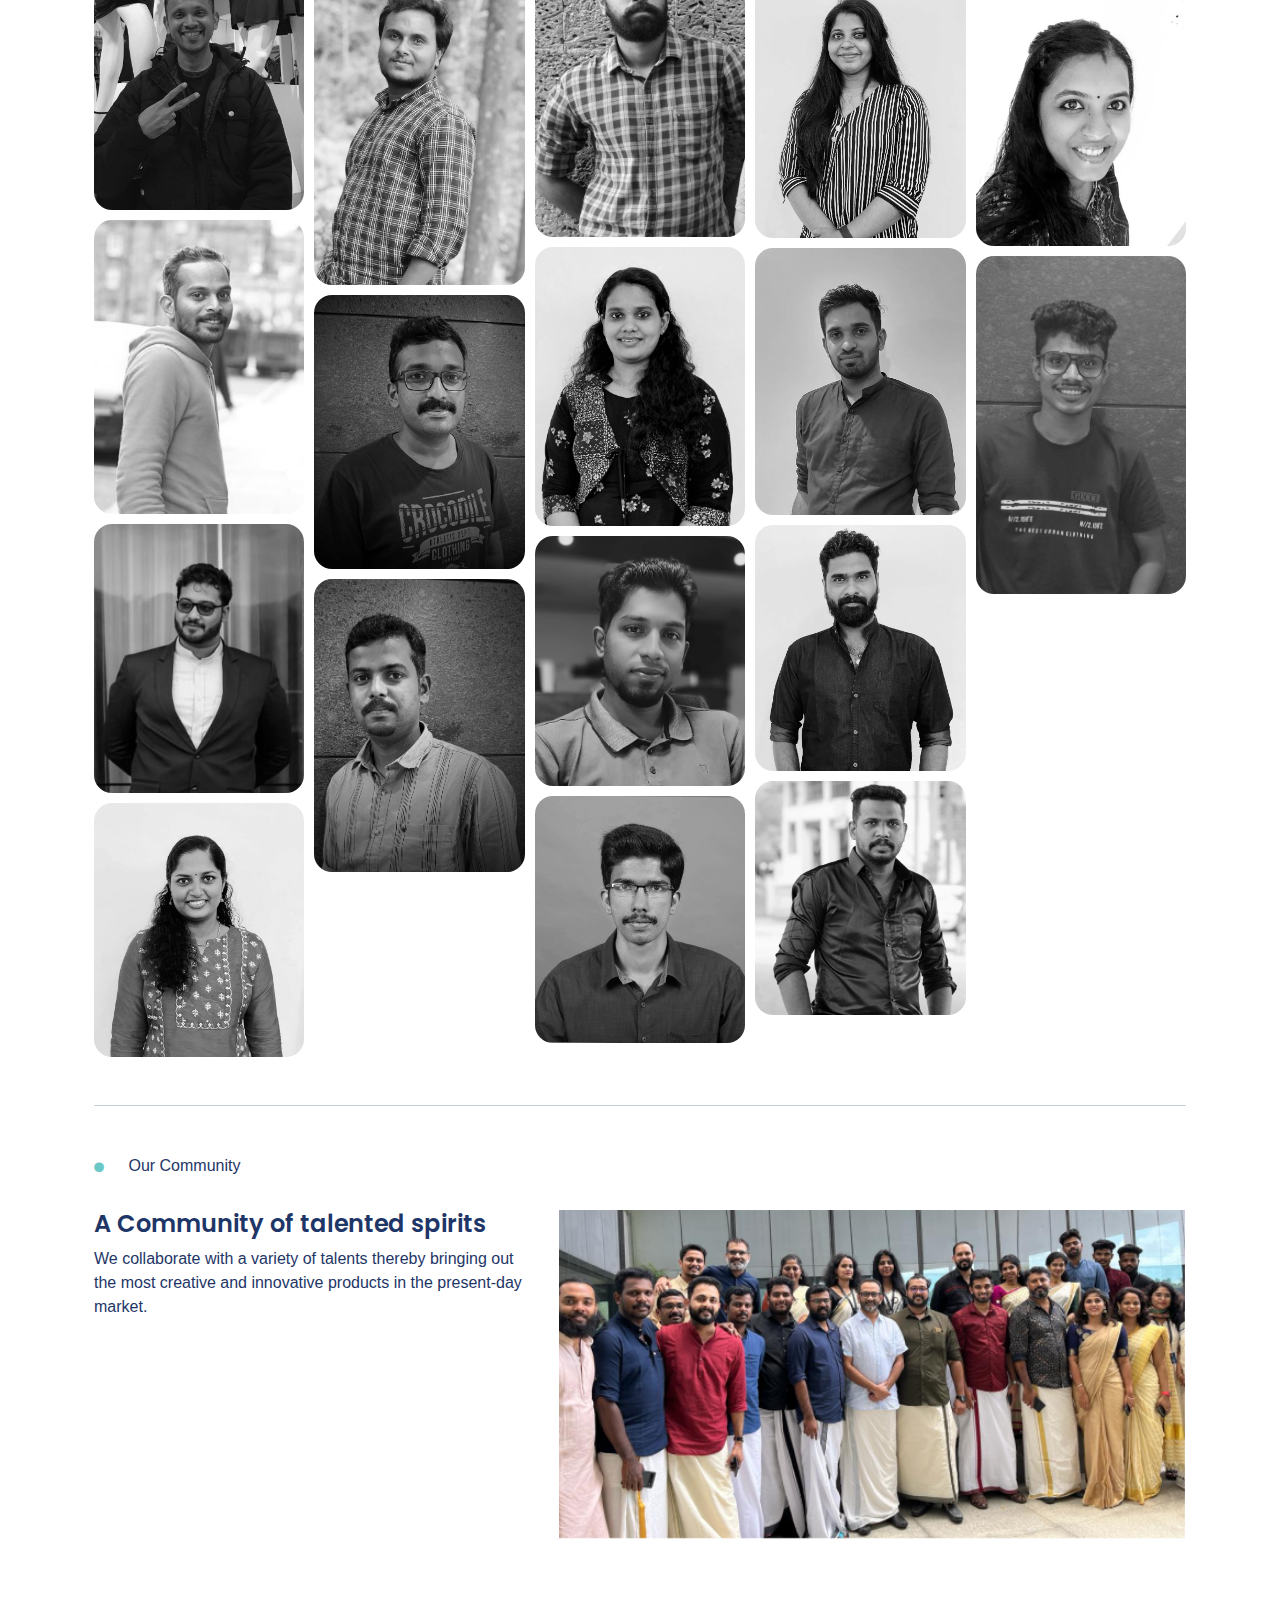
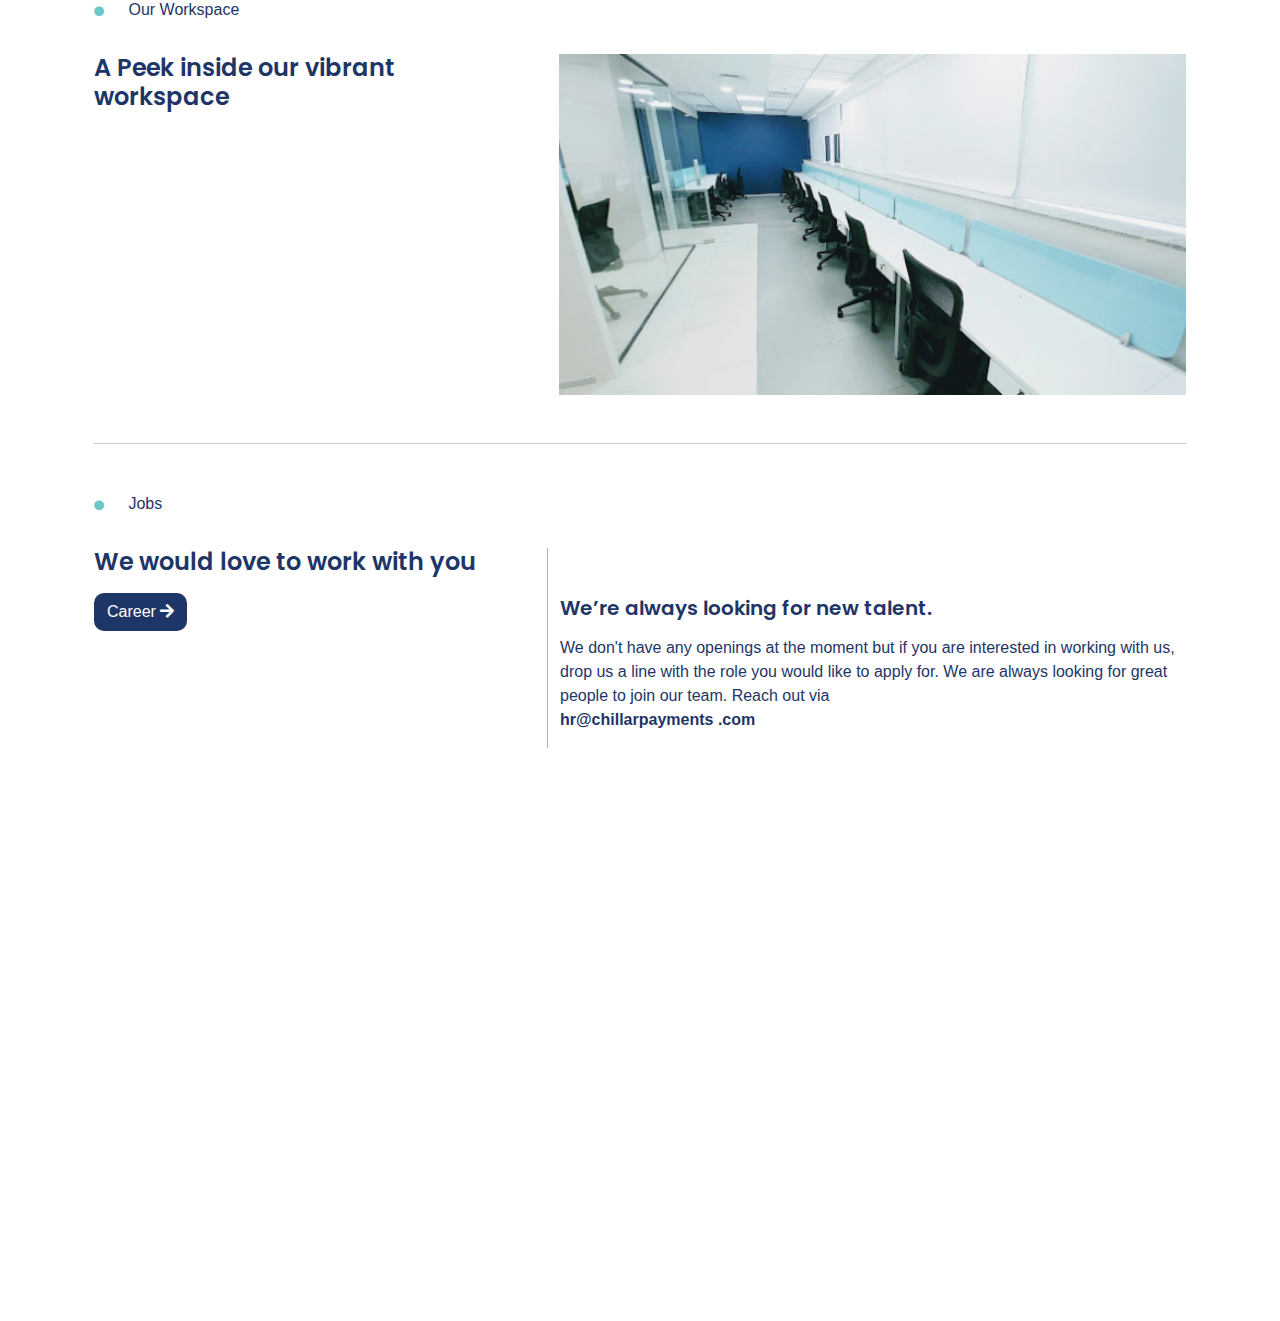
<file: team.html>
<!DOCTYPE html>
<html lang="en">
  <head>
    <meta charset="utf-8" />
    <title>Chillar - Team</title>
    <meta content="width=device-width, initial-scale=1.0" name="viewport" />
    <meta content="" name="keywords" />
    <meta content="" name="description" />

    <!-- Favicon -->
    <link href="img/favicon.ico" rel="icon" />

    <!-- Google Web Fonts -->
    <link rel="preconnect" href="https://fonts.googleapis.com" />
    <link rel="preconnect" href="https://fonts.gstatic.com" crossorigin />
    <link
    rel="stylesheet"
    href="https://cdn.jsdelivr.net/npm/swiper/swiper-bundle.min.css"
  />
    <!-- Icon Font Stylesheet -->
    <link
      href="https://cdnjs.cloudflare.com/ajax/libs/font-awesome/5.10.0/css/all.min.css"
      rel="stylesheet"
    />
    <link
      href="https://cdn.jsdelivr.net/npm/bootstrap-icons@1.4.1/font/bootstrap-icons.css"
      rel="stylesheet"
    />

    <!-- Libraries Stylesheet -->
    <link href="lib/animate/animate.min.css" rel="stylesheet" />
    <link href="lib/owlcarousel/assets/owl.carousel.min.css" rel="stylesheet" />

    <!-- Customized Bootstrap Stylesheet -->
    <link href="css/bootstrap.min.css" rel="stylesheet" />

    <!-- Template Stylesheet -->
    <link href="css/style.css" rel="stylesheet" />
    <style>
        body,p,h1,h2,h3,h4,h5,h6,div{
            color: #1e3667 !important;
        }
        #photos {
   /* Prevent vertical gaps */
        line-height: 0;

        -webkit-column-count: 5;
        -webkit-column-gap:   0px;
        -moz-column-count:    5;
        -moz-column-gap:      0px;
        column-count:         5;
        column-gap:           10px;
        row-gap: 10px;
        }

        #photos img {
        /* Just in case there are inline attributes */
        width: 100% !important;
        height: auto !important;
        margin-top: 10px;
        border-radius: 18px;
        filter: grayscale(100%);
        }

        @media (max-width: 1200px) {
        #photos {
        -moz-column-count:    4;
        -webkit-column-count: 4;
        column-count:         4;
        }
        }
        @media (max-width: 1000px) {
        #photos {
        -moz-column-count:    3;
        -webkit-column-count: 3;
        column-count:         3;
        }
        }
        @media (max-width: 800px) {
        #photos {
        -moz-column-count:    2;
        -webkit-column-count: 2;
        column-count:         2;
        }
        }
        @media (max-width: 400px) {
        #photos {
        -moz-column-count:    1;
        -webkit-column-count: 1;
        column-count:         1;
        }
        }
        .ourcommunity-index i{
            font-size: 10px;
            margin-right:20px;
            color: #6AC9C8;
        }
        .ourcommunity-index {
          font-weight: 500 !important;
        }
        .ourcommunity-image img{
          width:100% !important;
        }
        .btn-chillar{
            background-color: #1e3667;
        }

        .ourcommunity-newtalent{
            border-left:1px solid #b4b4b4;
        }
        @media (max-width: 991px) {
            .ourcommunity-newtalent{
            border-left:0px solid #b4b4b4;
        }
        
        .ourteam-header span{
            gap:20px;
            font-size: 30px;
        }
        }
        .ourteam-header{
            gap:20px;
            font-size: 56px;
        }
        .ourteam-header{
            
        }

    </style>
  </head>

  <body>
    <!-- Spinner Start -->
    <div
      id="spinner"
      class="show bg-white position-fixed translate-middle w-100 vh-100 top-50 start-50 d-flex align-items-center justify-content-center"
    >
      <div class="spinner-grow text-primary" role="status"></div>
    </div>
    <!-- Spinner End -->

    <!-- Topbar Start -->

    <!-- Topbar End --> 

    <!-- Navbar Start -->
    <nav
    class="navbar navbar-expand-lg bg-white navbar-light sticky-top px-4 px-lg-5"
  >
    <a href="index.html" class="navbar-brand d-flex align-items-center">
      <h1 class="m-0">
        <img
          class="img-fluid me-3"
          src="img/icon/logo-01 .png"
          alt=""
          
        />
      </h1>
    </a>
    <button
      type="button"
      class="navbar-toggler"
      data-bs-toggle="collapse"
      data-bs-target="#navbarCollapse"
    >
      <span class="navbar-toggler-icon"></span>
    </button>
    <div class="collapse navbar-collapse" id="navbarCollapse">
      <div class="navbar-nav align-content-center text-center mx-auto bg-white rounded pe-4 py-3 py-lg-0"style="
      align-content: center;
      align-items: center;
  ">
        <a href="index.html" class="nav-item nav-link ">Home</a>
        <a href="aboutus.html" class="nav-item nav-link">About Us</a>
        <div class="nav-item dropdown">
          <a
            href="#"
            class="nav-link dropdown-toggle"
            data-bs-toggle="dropdown"
            >Who We Serve</a 
          >
          <div class="dropdown-menu bg-light border-0 m-0">
            <a href="index.html#clients" class="dropdown-item">Clients</a>
            <a href="usecases.html" class="dropdown-item">Use case</a>
            
          </div>
        </div>
        <div class="nav-item dropdown ">
          <a
            href="#"
            class="nav-link active dropdown-toggle"
            data-bs-toggle="dropdown"
            >Culture</a
          >
          <div class="dropdown-menu bg-light border-0 m-0">
            <a href="lifeatchillar.html" class="dropdown-item">Life at chillar</a>
            <a href="team.html" class="dropdown-item">Our Team</a>
            <a href="career.html" class="dropdown-item">Career</a>
            
          </div>
        </div>
        <a href="insights.html" class="nav-item nav-link">Insights</a>
        <a href="awards.html" class="nav-item nav-link">Recognitions</a>
        <a href="faq.html" class="nav-item nav-link ">FAQ</a>
         <a href="contactus.html" class="nav-item nav-link " style=" "><span class="btn btn-cnt ">Contact Us</span></a>
      </div>
     
    </div>
   
  </nav>
    <!-- Navbar End -->




    <section class="container-xxl py-5 mt-5">
        <div class="container">
           <div class="container">
            <div class="row mt-5">
                <div class="col-12 d-flex ourteam-header"> <i class="fa fa-arrow-right mt-3"></i>
                    <span class="">
                        Meet <br/> our team
                    </span>
                </div>
            </div>
           </div>
            <div class= "container photos" id="photos"></div>
            
            <div class= "container ourcommunity">
                <hr class="mt-5">
                <div class="row mt-5">
                    <div class="col-12">
                        <p class="ourcommunity-index">
                           <i class="fa fa-circle"></i>  Our Community
                        </p>
                    </div>
                </div>
                <div class="row mt-3">
                    <div class="col-lg-5">
                        <h4>A Community of talented spirits</h4>
                        <p class="ourcommunity-index">
                            We collaborate with a variety of talents thereby bringing out the most creative and innovative products in the present-day market.
                        </p>
                    </div>
                    <div class="col-lg-7">
                        <div class="ourcommunity-image">
                            <img src="./img/team.png" alt="">
                        </div>
                    </div>
                </div>
                <div class="row mt-5">
                    <div class="col-12">
                        <p class="ourcommunity-index">
                           <i class="fa fa-circle"></i>  Our Workspace
                        </p>
                    </div>
                </div>
                <div class="row mt-3">
                    <div class="col-lg-5">
                        <h4>A Peek inside our vibrant
                            workspace</h4>
                        <p class="ourcommunity-index">
                          
                        </p>
                    </div>
                    <div class="col-lg-7">
                        <div class="ourcommunity-image">
                            <img src="./img/office.png" alt="">
                        </div>
                    </div>
                </div>
                <hr class="mt-5">
                <div class="row mt-5">
                    <div class="col-12">
                        <p class="ourcommunity-index">
                           <i class="fa fa-circle"></i>  Jobs
                        </p>
                    </div>
                </div>
                <div class="row mt-3">
                    <div class="col-lg-5">
                        <h4>We would love to work with you</h4>
                        <p class="ourcommunity-index"><a href="./career.html" class="text-white">
                          <div class="btn btn-chillar text-white">Career <i class="fa fa-arrow-right"></i></div>
                        </a>
                          
                        </p>
                    </div>
                    <div class="col-lg-7 ourcommunity-newtalent" >
                        <div class="">
                            <h5 class="mt-md-5 mb-md-3">We’re always looking for new talent.</h5>
                            <p class="ourcommunity-index mt-lg-3">
                                We don't have any openings at the moment but if you are interested in working with us, drop us a line with the role you would like to apply for. We are always looking for great people to join our team. Reach out via 
<br><strong>hr@chillarpayments .com</strong>
                              </p>
                        </div>
                    </div>
                </div>
            </div>
            
           
        </div> 
     
        </section>               


    <!-- Footer Start -->
    <div
      class="bg-white footer mt-5 wow fadeIn"
      data-wow-delay="0.1s"
    >
    <div class="container ">
      <div class="row">
        
        <div class="col-lg-3 col-md-6  pt-5 px-lg-5">
          <h6 class="footer-header mb-4">Ready to level up?</h6>
          
          <a class="footer-link"  href="career.html"><p>Careers</p></a> 
          <a class="footer-link"  href="lifeatchillar.html"><p>Life at Chillar</p></a>
        </div>
        <div class="col-lg-2 col-md-6 pt-5">
          <h6 class="footer-header mb-4">Hotlink</h6>
          
          <a class="footer-link"  href="faq.html"><p>FAQ</p></a>
        </div>
        <div class="col-lg-3 col-md-6  pt-5">
          <h6 class="footer-header mb-4">Behind the Scenes</h6>
          <a class="footer-link"  href="aboutus.html"><p>About us</p></a>
          <a class="footer-link"  href="team.html"><p>Our Team</p></a>
          <a class="footer-link"  href="contactus.html"><p>Contact Us</p></a>
        </div>
        <div class="col-lg-2 col-md-6  pt-5">
          <h6 class="footer-header mb-4">The legal bits</h6>
          <a class="footer-link"  href="/"><p>Terms and conditions</p></a>
          <a class="footer-link"  href="/"><p>Privacy Policy</p></a>
        </div>
        <div class="col-lg-2 col-md-6  pt-5">
          <h6 class="footer-header mb-4">Follow us</h6>
          <div class="position-relative mx-auto" style="max-width: 400px">
            <div class="d-flex pt-2">
              <a class="btn btn-square me-1" href="https://g.page/ChillarPayment"
                ><i class="fa fa-map-marked"></i
              ></a>
              <a class="btn btn-square me-1" href="https://www.facebook.com/chillarpayment/"
                ><i class="fab fa-facebook-f"></i
              ></a>
              <a class="btn btn-square me-1" href="https://www.instagram.com/chillar_family/"
                ><i class="fab fa-instagram"></i
              ></a>
              <a class="btn btn-square me-0" href="https://in.linkedin.com/company/chillar-payment-solutions-pvt-ltd"
                ><i class="fab fa-linkedin-in"></i
              ></a>
            </div>
          </div>
        </div>
       
         
        </div>
      </div>
      <div class="container">
        <p class="text-center py-5 mb-5 mx-auto" style="max-width: 900px">
          Need a backup for your startup? We can help you in your company’s progress by providing you with the safest, fastest, and easy-to-use fintech platforms.
        </p>
      </div>
      <div class=" copyright ">
        <div class="container">
          <div class="row">
            <div class="col-md-12 text-center  mb-3 mb-md-0 text-white">
              &copy; 2022 Chillar, All Right Reserved.
            </div>
           
          </div>
        </div>
      </div>
    </div>
    <!-- Footer End -->

    <!-- Back to Top -->
    <a href="#" class="btn btn-lg btn-primary btn-lg-square back-to-top"
      ><i class="bi bi-arrow-up"></i
    ></a>

    <!-- JavaScript Libraries --> <script src="https://cdn.jsdelivr.net/npm/swiper/swiper-bundle.min.js"></script>

    <script src="https://code.jquery.com/jquery-3.4.1.min.js"></script>
    <script src="https://cdn.jsdelivr.net/npm/bootstrap@5.0.0/dist/js/bootstrap.bundle.min.js"></script>
    <script src="lib/wow/wow.min.js"></script>
    <script src="lib/easing/easing.min.js"></script>
    <script src="lib/waypoints/waypoints.min.js"></script>
    <script src="lib/owlcarousel/owl.carousel.min.js"></script>
    <script src="lib/counterup/counterup.min.js"></script>
   
    <!-- Template Javascript -->
    <script src="js/main.js"></script>
    <script>
          var length =  37
        function shuffle(array) {
            let currentIndex = array.length, randomIndex;
                while (currentIndex != 0) {
                    randomIndex = Math.floor(Math.random() * currentIndex);
                    currentIndex--;
                    [array[currentIndex], array[randomIndex]] = [
                        array[randomIndex], array[currentIndex]];
                }
            return array;
        }
        function getRandomSize(min, max) {
        return Math.round(Math.random() * (max - min) + min);
        }
 console.log(123)
        var allImages = "";
        var array = [];
        for (var i = 1; i <=length; i++) {
            array.push(i);
        }
        console.log(array)
        shuffle(array);
        console.log(array)
        for (var i = 0; i < length; i++) {
        k = array[i]
        var width = getRandomSize(200, 400);
        var height =  getRandomSize(200, 400);
        console.log(`./img/team/img- (${i+1})`)
        allImages += `<img src="./img/team/img- (${k}).jpg" alt="" style="width:${width};height:${height};">`;
        }
        $('#photos').append(allImages);
  



    </script>
  </body>
</html>
</file>
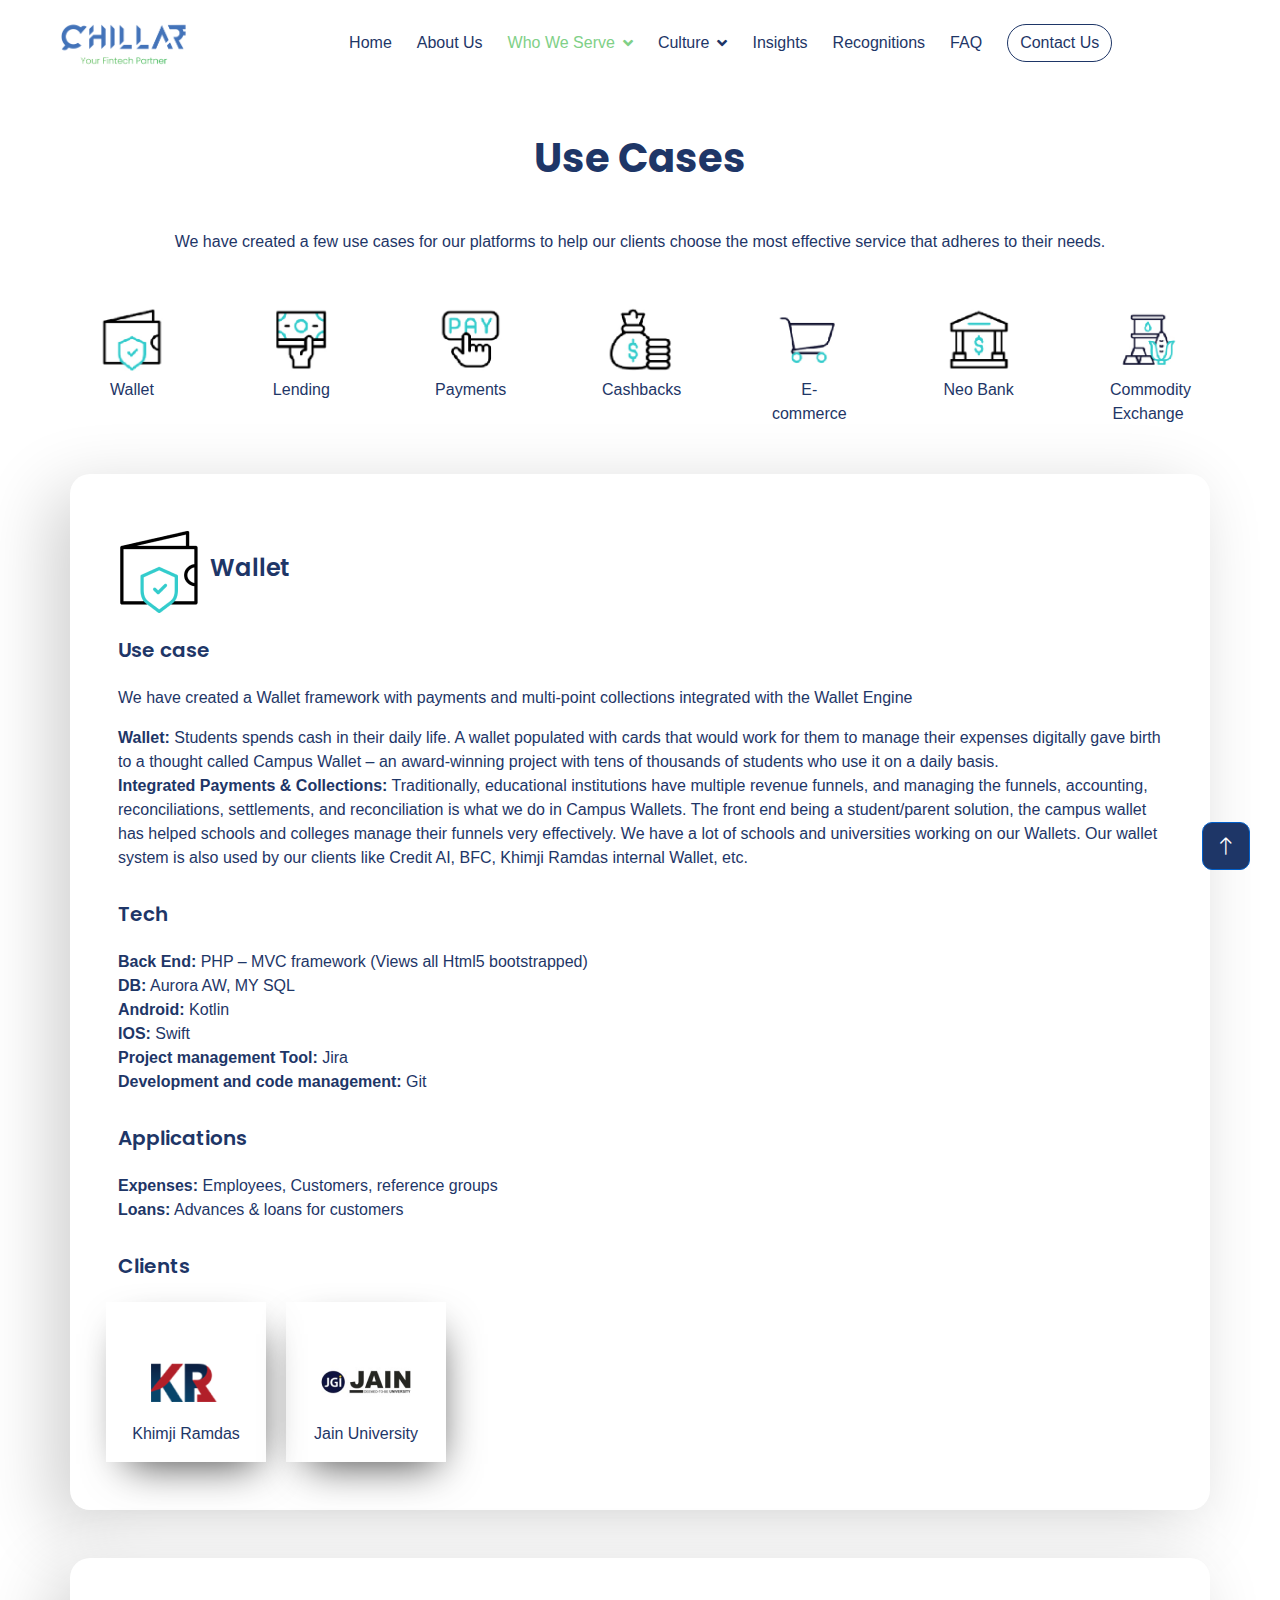
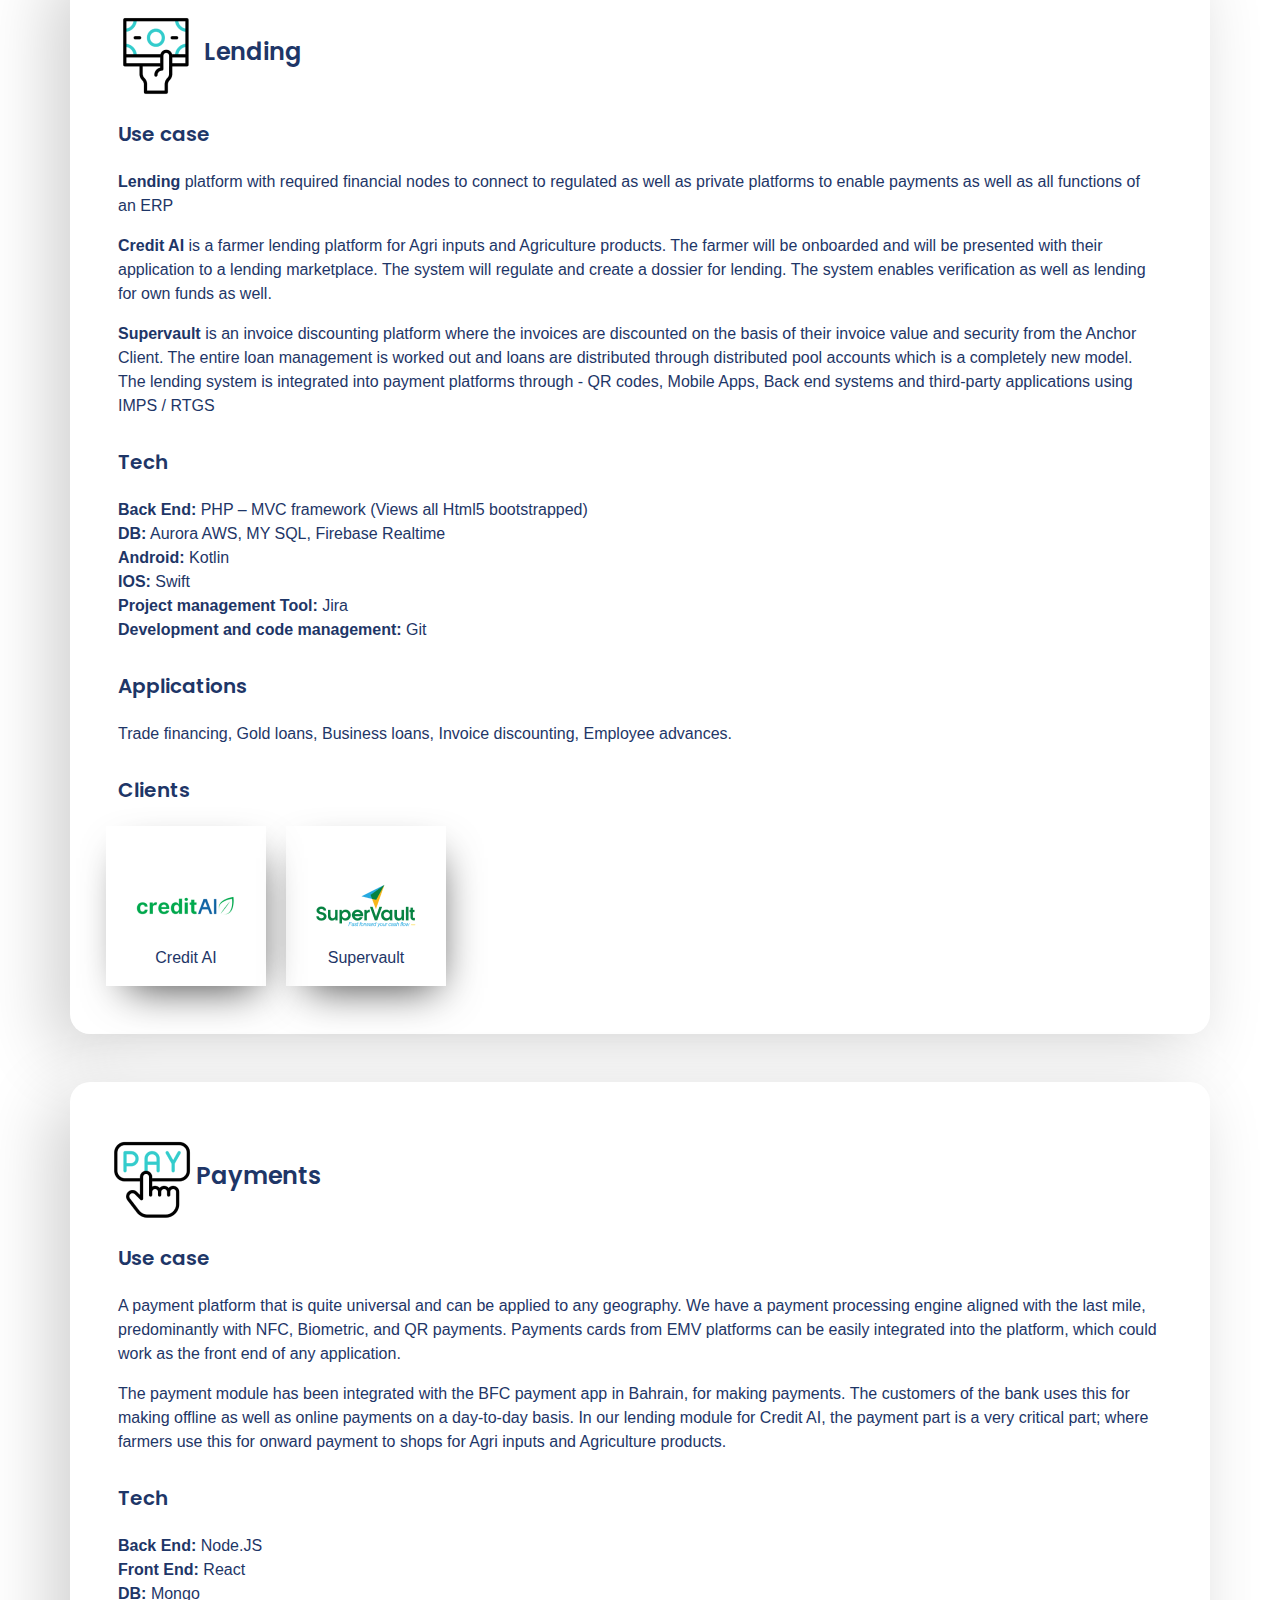
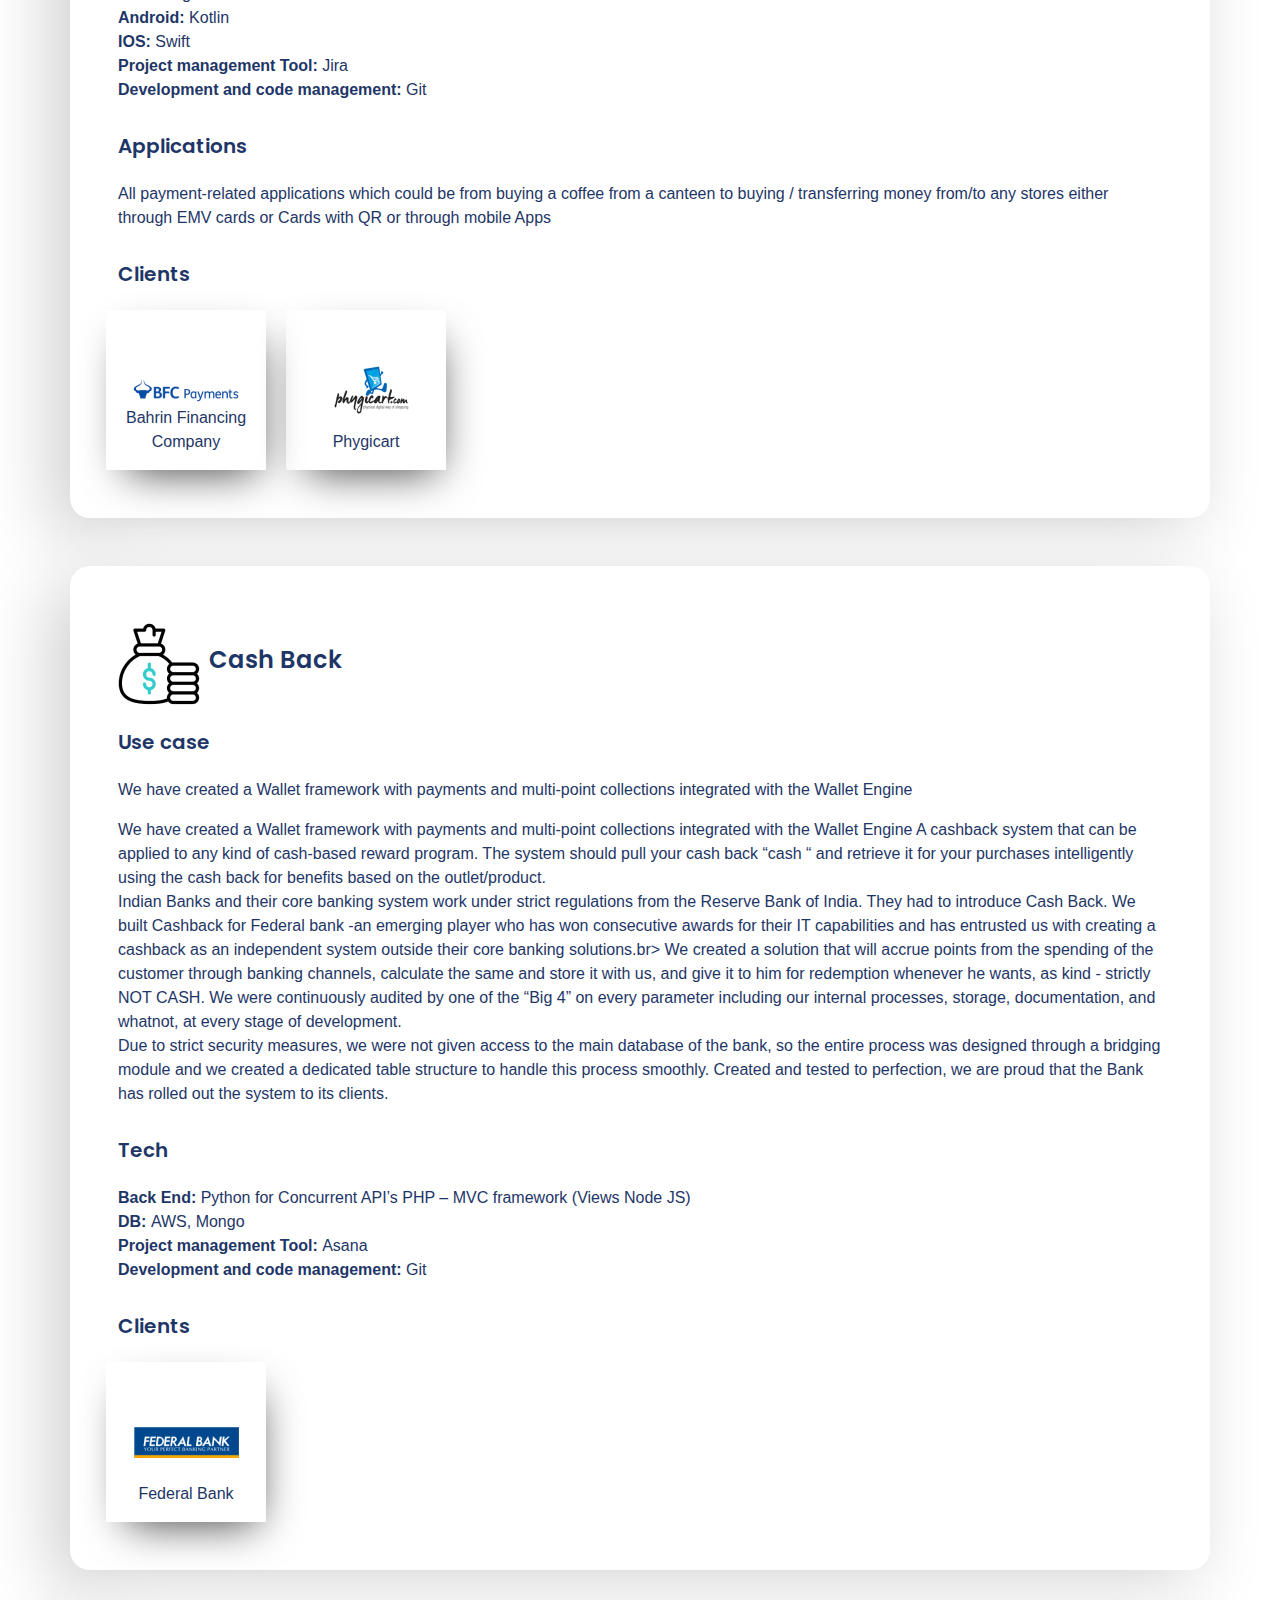
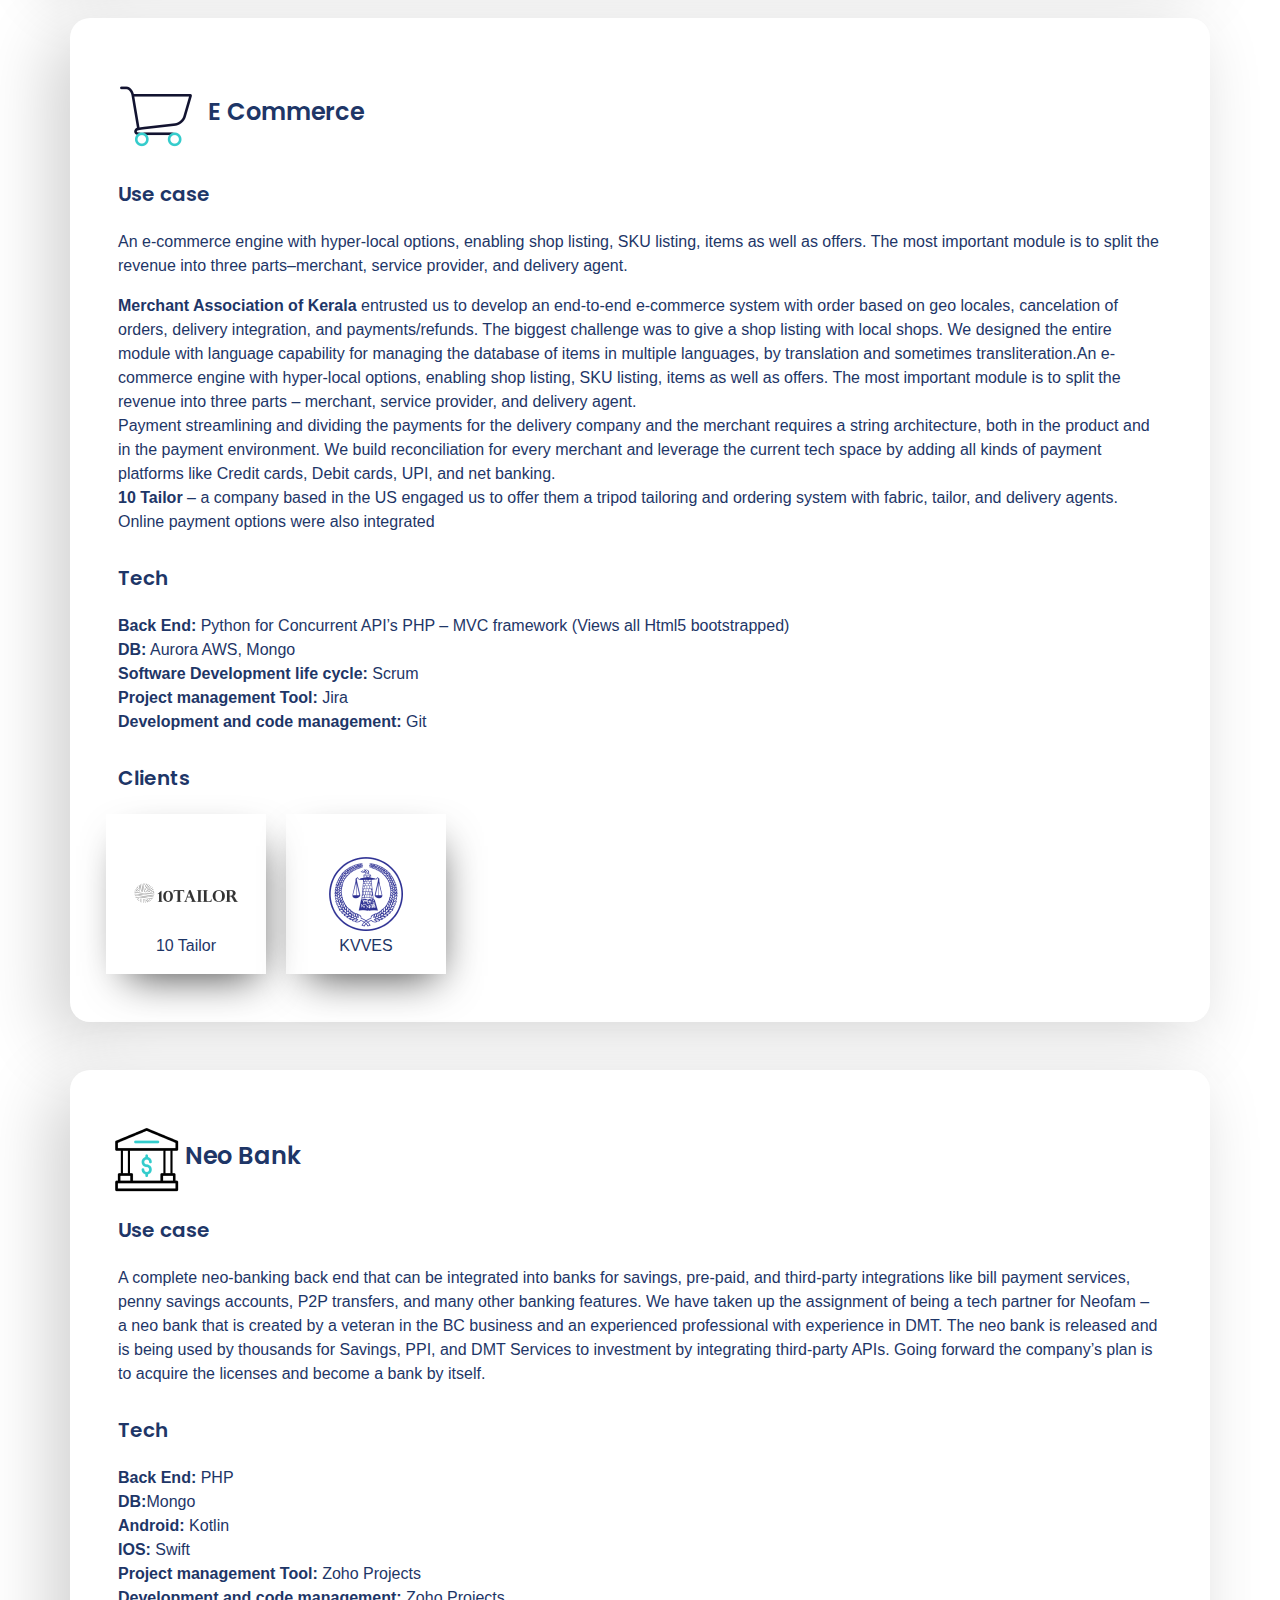
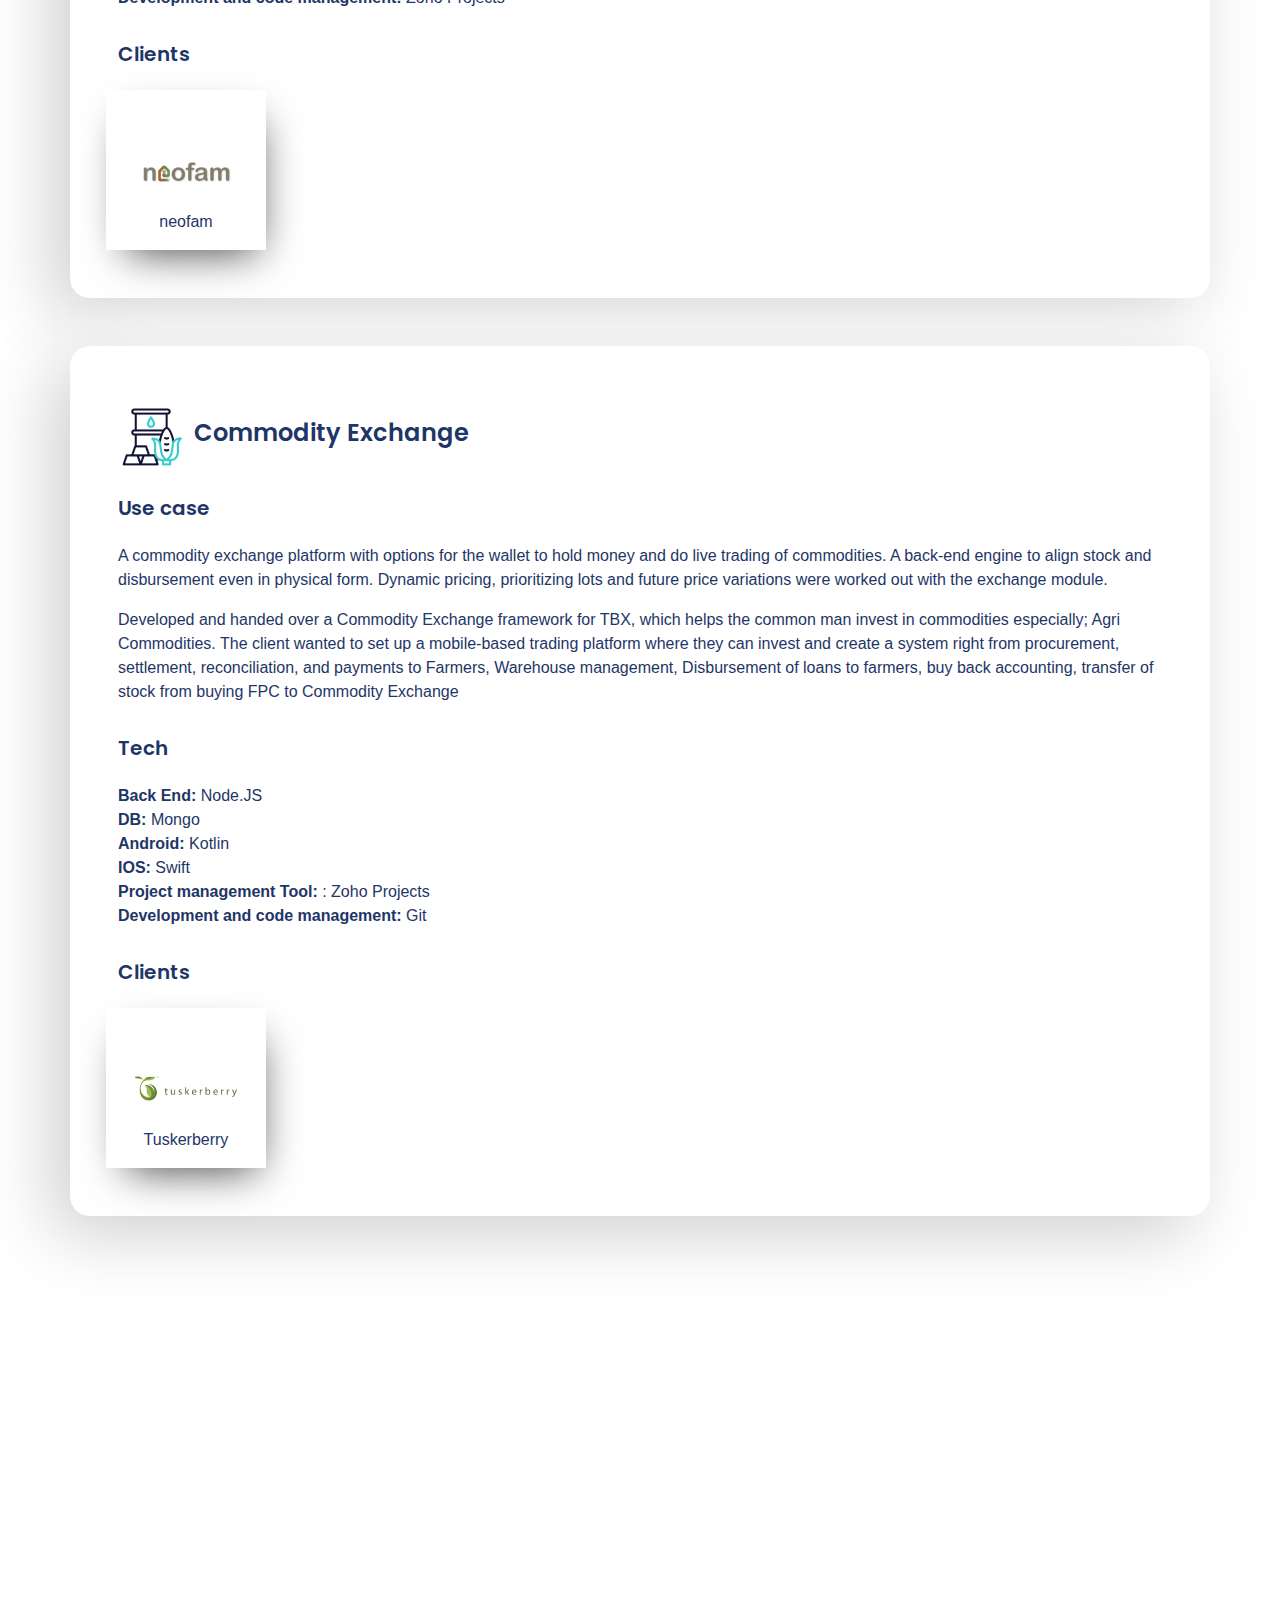
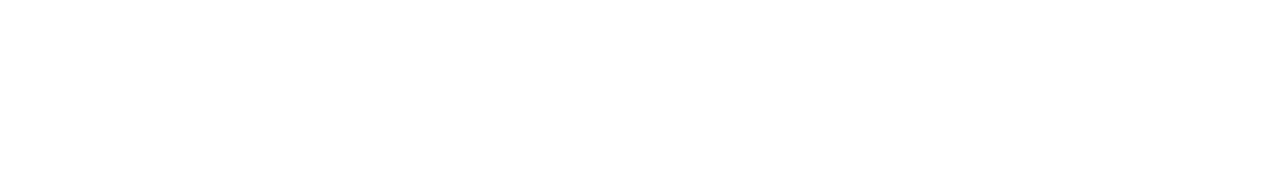
<file: usecases.html>
<!DOCTYPE html>
<html lang="en">

<head>
    <meta charset="utf-8" />
    <title>Usecases - Chillar</title>
    <meta content="width=device-width, initial-scale=1.0" name="viewport" />
    <meta content="" name="keywords" />
    <meta content="" name="description" />

    <!-- Favicon -->
    <link href="img/favicon.ico" rel="icon" />

    <!-- Google Web Fonts -->
    <link rel="preconnect" href="https://fonts.googleapis.com" />
    <link rel="preconnect" href="https://fonts.gstatic.com" crossorigin />
    <link rel="stylesheet" href="https://cdn.jsdelivr.net/npm/swiper/swiper-bundle.min.css" />
    <!-- Icon Font Stylesheet -->
    <link href="https://cdnjs.cloudflare.com/ajax/libs/font-awesome/5.10.0/css/all.min.css" rel="stylesheet" />
    <link href="https://cdn.jsdelivr.net/npm/bootstrap-icons@1.4.1/font/bootstrap-icons.css" rel="stylesheet" />

    <!-- Libraries Stylesheet -->
    <link href="lib/animate/animate.min.css" rel="stylesheet" />
    <link href="lib/owlcarousel/assets/owl.carousel.min.css" rel="stylesheet" />

    <!-- Customized Bootstrap Stylesheet -->
    <link href="css/bootstrap.min.css" rel="stylesheet" />

    <!-- Template Stylesheet -->
    <link href="css/style.css" rel="stylesheet" />
    <style>
        body,
        p,
        h1,
        h2,
        h3,
        h4,
        h5,
        h6,
        div,
        span {
            color: #1e3667 !important;
        }

        .usecase-thumbnail {
            text-align: center;
            display: flex;
            flex-direction: column;
            max-width: 100px;
        }
        .usecase-thumbnail a {
            text-align: center;
            display: flex;
            flex-direction: column;
            max-width: 100px;
        }
        .usecase-thumbnail a img{
      width:100%;
      height:100%;
        }

        .usecase-card {
            min-height: 600px;
            border-radius: 20px;
            background: #ffffff;
            box-shadow: -18px 18px 70px #cfcfcf,
                18px -18px 70px #ffffff;


        }

        .usecase-card_header {
            display: flex;
            align-items: center;
        }
        .card-client{
            margin-right: 20px;;
            width:160px;
            height:160px;
            padding:0px;
            -webkit-box-shadow: 6px 17px 43px -15px rgba(0,0,0,0.75);
            -moz-box-shadow: 6px 17px 43px -15px rgba(0,0,0,0.75);
            box-shadow: 6px 17px 43px -15px rgba(0,0,0,0.75);
            background-repeat: no-repeat;
            background-size: auto;
            background-position: center;  
            display:flex;
            flex-direction: column;
            justify-content: flex-end;
        }

    </style>
</head>

<body>
    <!-- Spinner Start -->
    <div id="spinner"
        class="show bg-white position-fixed translate-middle w-100 vh-100 top-50 start-50 d-flex align-items-center justify-content-center">
        <div class="spinner-grow text-primary" role="status"></div>
    </div>
    <!-- Spinner End -->

    <!-- Topbar Start -->

    <!-- Topbar End -->
      <!-- Navbar Start -->
  <nav
  class="navbar navbar-expand-lg bg-white navbar-light sticky-top px-4 px-lg-5"
>
  <a href="index.html" class="navbar-brand d-flex align-items-center">
    <h1 class="m-0">
      <img
        class="img-fluid me-3"
        src="img/icon/logo-01 .png"
        alt=""
        
      />
    </h1>
  </a>
  <button
    type="button"
    class="navbar-toggler"
    data-bs-toggle="collapse"
    data-bs-target="#navbarCollapse"
  >
    <span class="navbar-toggler-icon"></span>
  </button>
  <div class="collapse navbar-collapse" id="navbarCollapse">
    <div class="navbar-nav align-content-center text-center mx-auto bg-white rounded pe-4 py-3 py-lg-0"style="
    align-content: center;
    align-items: center;
">
      <a href="index.html" class="nav-item nav-link ">Home</a>
      <a href="aboutus.html" class="nav-item nav-link">About Us</a>
      <div class="nav-item dropdown ">
        <a
          href="#"
          class="nav-link active dropdown-toggle"
          data-bs-toggle="dropdown"
          >Who We Serve</a 
        >
        <div class="dropdown-menu bg-light border-0 m-0">
          <a href="index.html#clients" class="dropdown-item">Clients</a>
          <a href="usecases.html" class="dropdown-item">Use case</a>
          
        </div>
      </div>
      <div class="nav-item dropdown">
        <a
          href="#"
          class="nav-link dropdown-toggle"
          data-bs-toggle="dropdown"
          >Culture</a
        >
        <div class="dropdown-menu bg-light border-0 m-0">
          <a href="lifeatchillar.html" class="dropdown-item">Life at chillar</a>
          <a href="team.html" class="dropdown-item">Our Team</a>
          <a href="career.html" class="dropdown-item">Career</a>
          
        </div>
      </div>
      <a href="insights.html" class="nav-item nav-link">Insights</a>
      <a href="awards.html" class="nav-item nav-link">Recognitions</a>
      <a href="faq.html" class="nav-item nav-link ">FAQ</a>
       <a href="contactus.html" class="nav-item nav-link " style=" "><span class="btn btn-cnt ">Contact Us</span></a>
    </div>
   
  </div>
 
</nav>
  <!-- Navbar End -->




    <section class="container-xxl py-5">
        <div class="container">
            <div class="text-center mx-auto" style="max-width: 500px">
                <h1 class="display-6 mb-5">
                    Use Cases
                </h1>
            </div>
            <div class="text-center mx-auto ">
                <p class="text-l mb-5 ">
                    We have created a few use cases for our platforms to help our clients choose the most effective service that adheres to their needs.
                </p>
            </div>
        </div>
        <div class="container">
            <div class="row mx-auto justify-content-between">
                <div class="col usecase-thumbnail">
                    <a href="#wallet">
     <img src="./img/usecase/icons-header/wallet-01.jpg" alt="">
                    <span class="mx-auto">Wallet</span>
                    </a>
               
                </div>
                <div class="col usecase-thumbnail">
                    <a href="#lending">
    <img src="./img/usecase/icons-header/lending-01.jpg" alt="">
                    <span>Lending</span>
                    </a>
                
                </div>
                <div class="col usecase-thumbnail">
                    <a href="#payments">
        <img src="./img/usecase/icons-header/payment-01.jpg" alt="">
                    <span>Payments</span>
                    </a>
            
                </div>
                <div class="col usecase-thumbnail">
                    <a href="#cashback">
 <img src="./img/usecase/icons-header/cashback-01.jpg" alt="">
                    <span>Cashbacks</span>
                    </a>
                   
                </div>
                <div class="col usecase-thumbnail">
                    <a href="#ecommerce">
 <img src="./img/usecase/icons-header/trolly-01.jpg" alt="">
                    <span>E-commerce</span>
                    </a>
                   
                </div>
                <div class="col usecase-thumbnail">
                    <a href="#neobank">
 <img src="./img/usecase/icons-header/bank-01.jpg" alt="">
                    <span>Neo Bank</span>
                    </a>
                   
                </div>
                <div class="col usecase-thumbnail">
                    <a href="#commodityExchange">
                    <img src="./img/usecase/icons-header/commidity-01.jpg" alt="">
                                        <span> Commodity Exchange</span>
                    </a>
                 
                </div>
            </div>
        </div>
        <div class="container-fluid mt-5 usecase-cards">
            <div style="">

                <div class="container usecase-card mt-5 p-5" id="wallet">
                    <div class="usecase-card_header" style="margin-left: -10px;">
                        <img src="./img/usecase/wallet 1.png" alt="">
                        <h4>Wallet</h4>
                    </div>
                    <div class="usecase-card_content">
                        <div class="row my-3">
                            <h5>Use case</h5>
                         </div>
                        <div class="row">
                            <p class="text-left  mx-auto">
                                We have created a Wallet framework with payments and multi-point collections integrated
                                with the Wallet Engine
                            </p>
                            <p class="text-left  mx-auto">
                                <strong>Wallet:</strong> Students spends cash in their daily life. A wallet populated
                                with cards that would work for them to manage their expenses digitally gave birth to a
                                thought called Campus Wallet – an award-winning project with tens of thousands of
                                students who use it on a daily basis.
                                <br><strong> Integrated Payments & Collections:</strong> Traditionally, educational
                                institutions have multiple revenue funnels, and managing the funnels,
                                accounting, reconciliations, settlements, and reconciliation is what we do in Campus
                                Wallets. The front end being a student/parent
                                solution, the campus wallet has helped schools and colleges manage their funnels very
                                effectively.
                                We have a lot of schools and universities working on our Wallets. Our wallet system is
                                also used by our clients like Credit AI, BFC, Khimji
                                Ramdas internal Wallet, etc.
                            </p>
                        </div>
                        <div class="row my-3">
                            <h5>Tech</h5>
                         </div>
                        <div class="row">
                            <p class="text-left  mx-auto">
                               <strong> Back End:</strong> PHP – MVC framework (Views all Html5 bootstrapped)<br>
                               <strong> DB:</strong> Aurora AW, MY SQL<br>
                               <strong> Android:</strong> Kotlin<br>
                               <strong> IOS:</strong> Swift<br>
                               <strong> Project management Tool: </strong>Jira<br>
                               <strong> Development and code management: </strong>Git<br>
                            </p>
                            
                        </div>
                        <div class="row my-3">
                            <h5>Applications</h5>
                         </div>
                        <div class="row">
                            <p class="text-left  mx-auto">
                               <strong> Expenses:</strong> Employees, Customers, reference groups<br>
                                <strong>Loans:</strong> Advances & loans for customers
                            </p>
                         
                        </div>
                        <div class="row my-3">
                            <h5>Clients</h5>
                         </div>
                        <div class="row">
                            <div class="col-md-2 card-client" style="background-image: url(./img/usecase/khimji.png)"><span class=" text-center pb-3 ">Khimji Ramdas</span></div>
                            <div class="col-md-2 card-client" style="background-image: url(./img/usecase/jain.png)"><span class=" text-center pb-3">Jain University</span></div>
                        </div>
                    </div>


                </div>
                <div class="container usecase-card mt-5 p-5" id="lending">
                    <div class="usecase-card_header" style="margin-left: -10px;">
                        <img src="./img/usecase/cash 1.png" alt="">
                        <h4>Lending</h4>
                    </div>
                    <div class="usecase-card_content">
                        <div class="row my-3">
                            <h5>Use case</h5>
                         </div>
                        <div class="row">
                            <p class="text-left  mx-auto">
                                <strong>Lending</strong> platform with required financial nodes to connect to regulated as well as private platforms to enable payments as
                                 well as all functions of an ERP

                            </p>
                           
                            <p class="text-left  mx-auto">
                                <strong>Credit AI</strong>  is a farmer lending platform for Agri inputs and Agriculture products. The farmer will be onboarded and will be
                                presented with their application to a lending marketplace. The system will regulate and create a dossier for lending. The
                                system enables verification as well as lending for own funds as well.
                                
                            </p>
                            <p class="text-left  mx-auto">
                                <strong> Supervault</strong>  is an invoice discounting platform where the invoices are discounted on the basis of their invoice value and security from the Anchor Client. The entire loan management is worked out and loans are distributed through distributed
                                pool accounts which is a completely new model.
                                The lending system is integrated into payment platforms through - QR codes, Mobile Apps, Back end systems and third-party applications using IMPS / RTGS
                                
                            </p>
                        </div>
                        <div class="row my-3">
                            <h5>Tech</h5>
                         </div>
                        <div class="row">
                            <p class="text-left  mx-auto">
                               <strong> Back End:</strong> PHP – MVC framework (Views all Html5 bootstrapped)
                               <br>
                               <strong> DB:</strong>  Aurora AWS, MY SQL, Firebase Realtime<br>
                               <strong> Android:</strong> Kotlin<br>
                               <strong> IOS:</strong> Swift<br>
                               <strong> Project management Tool: </strong>Jira<br>
                               <strong> Development and code management: </strong>Git<br>
                            </p>
                            
                        </div>
                        <div class="row my-3">
                            <h5>Applications</h5>
                         </div>
                        <div class="row">
                            <p class="text-left  mx-auto">
                               Trade financing, Gold loans, Business loans, Invoice discounting, Employee advances.
                            </p>
                         
                        </div>
                        <div class="row my-3">
                            <h5>Clients</h5>
                         </div>
                        <div class="row">
                            <div class="col-md-2 card-client" style="background-image: url(./img/usecase/creditai.png)"><span class=" text-center pb-3">Credit AI</span></div>
                            <div class="col-md-2 card-client" style="background-image: url(./img/usecase/supervault.png)"><span class=" text-center pb-3 ">Supervault</span></div>
                        </div>
                    </div>


                </div>

                <div class="container usecase-card mt-5 p-5" id="payments">
                    <div class="usecase-card_header" style="margin-left: -10px;">
                        <img src="./img/usecase/pay-per-click 1.png" alt="">
                        <h4>Payments</h4>
                    </div>
                    <div class="usecase-card_content">
                        <div class="row my-3">
                            <h5>Use case</h5>
                         </div>
                        <div class="row">
                            <p class="text-left  mx-auto">
                                A payment platform that is quite universal and can be applied to any geography. We have a payment processing engine aligned with the last mile, predominantly with NFC, Biometric, and QR payments.
                                 Payments cards from EMV platforms can be easily integrated into the platform, which could work as the front end of any application.
                            </p>
                            <p class="text-left  mx-auto">
                                
                                The payment module has been integrated with the BFC payment app in Bahrain, for making payments. 
                                The customers of the bank uses this for making offline as well as online payments on a day-to-day basis. In our lending module for Credit AI, the payment part is a very critical part; where farmers use this for onward payment to shops for Agri inputs and Agriculture products.


                            </p>
                        </div>
                        <div class="row my-3">
                            <h5>Tech</h5>
                         </div>
                        <div class="row">
                            <p class="text-left  mx-auto">
                               <strong> Back End:</strong>  Node.JS
                               <br>
                               <strong> Front End:</strong>  React

                               <br>
                               <strong> DB:</strong>  Mongo
                               <br>
                               
                               <strong> Android:</strong> Kotlin<br>
                               <strong> IOS:</strong> Swift<br>
                               <strong> Project management Tool: </strong>Jira<br>
                               <strong> Development and code management: </strong>Git<br>
                            </p>
                            
                        </div>
                        <div class="row my-3">
                            <h5>Applications</h5>
                         </div>
                        <div class="row">
                            <p class="text-left  mx-auto">
                                All payment-related applications which could be from buying a coffee from 
                                a canteen to buying / transferring money
                                from/to any stores either through
                                EMV cards or Cards with QR or through mobile Apps
                            </p>
                         
                        </div>
                        <div class="row my-3">
                            <h5>Clients</h5>
                         </div>
                        <div class="row">
                            <div class="col-md-2 card-client" style="background-image: url(./img/usecase/bfc.png)"><span class=" text-center pb-3">Bahrin Financing Company</span></div>
                            <div class="col-md-2 card-client" style="background-image: url(./img/usecase/phygicart.png)"><span class=" text-center pb-3 ">Phygicart</span></div>
                        </div>
                    </div>


                </div>

                <div class="container usecase-card mt-5 p-5" id="cashback">
                    <div class="usecase-card_header" style="margin-left: -10px;">
                        <img src="./img/usecase/money-bag 1.png" alt="">
                        <h4>Cash Back</h4>
                    </div>
                    <div class="usecase-card_content">
                        <div class="row my-3">
                            <h5>Use case</h5>
                         </div>
                        <div class="row">
                            <p class="text-left  mx-auto">
                                We have created a Wallet framework with payments and multi-point collections integrated
                                with the Wallet Engine
                            </p>
                            <p class="text-left  mx-auto">
                                We have created a Wallet framework with payments and multi-point collections integrated with the Wallet Engine
A cashback system that can be applied to any kind of cash-based reward program. The system should pull your cash back “cash “
 and retrieve it for your purchases intelligently using the cash back for benefits based on the outlet/product.<br>

 Indian Banks and their core banking system work under strict regulations from the Reserve Bank of India. They had to introduce Cash Back. We built Cashback for Federal bank -an emerging player who has won consecutive awards for their IT
  capabilities and has entrusted us with creating a cashback as an independent system outside their core banking solutions.br>

  We created a solution that will accrue points from the spending of the customer through banking channels, calculate the same and store it with us, and give it to him for redemption whenever he wants, as kind - strictly NOT CASH. We were continuously audited by one of the “Big 4”
   on every parameter including our internal processes, storage, documentation, and whatnot, at every stage of development.<br>

   Due to strict security measures, we were not given access to the main database of the bank, so the entire process was designed through a bridging module and we created a dedicated table structure to handle this process smoothly.
    Created and tested to perfection, we are proud that the Bank has rolled out the system to its clients.
                            </p>
                        </div>
                        <div class="row my-3">
                            <h5>Tech</h5>
                         </div>
                        <div class="row">
                            <p class="text-left  mx-auto">
                               <strong> Back End:</strong> Python for Concurrent API’s PHP – MVC framework (Views Node JS)<br>
                               <strong> DB: </strong> AWS, Mongo
                                <br>
                              
                               <strong> Project management Tool: </strong> Asana
                                <br>
                               <strong> Development and code management: </strong>Git<br>
                            </p>
                            
                        </div>
                        
                        <div class="row my-3">
                            <h5>Clients</h5>
                         </div>
                        <div class="row">
                            <div class="col-md-2 card-client" style="background-image: url(./img/usecase/federal.png)"><span class=" text-center pb-3 ">Federal Bank</span></div>
                            
                        </div>
                    </div>


                </div>
                <div class="container usecase-card mt-5 p-5" id="ecommerce">
                    <div class="usecase-card_header" style="margin-left: -10px;">
                        <img src="./img/usecase/146-basket-trolley-shopping-card-outline (2) 1.png" alt="">
                        <h4>E Commerce</h4>
                    </div>
                    <div class="usecase-card_content">
                        <div class="row my-3">
                            <h5>Use case</h5>
                         </div>
                        <div class="row">
                            <p class="text-left  mx-auto">
                                An e-commerce engine with hyper-local options, enabling shop listing, 
                                SKU listing, items as well as offers. The most important module is to split the revenue into three parts–merchant, 
                                service provider, and delivery agent.
                            </p>
                            <p class="text-left  mx-auto">
                                <strong>Merchant Association of Kerala </strong> 
                                entrusted us to develop an end-to-end e-commerce system with order based on geo
                                locales, cancelation of orders, delivery integration, and payments/refunds. The biggest challenge was to give a shop listing
                                with local shops. We designed the entire module with language capability for managing the database of items in multiple
                                languages, by translation and sometimes transliteration.An e-commerce engine with hyper-local options, enabling shop listing, SKU listing, items as well as offers. 
                                The most important module is to split the revenue into three parts – merchant, service provider, and delivery agent.
                                
                                <br>Payment streamlining and dividing the payments for the delivery company and the merchant requires a string architecture, both in the product and in the payment environment. We build reconciliation for every merchant and 
                                leverage the current tech space by adding all kinds of payment platforms like Credit cards, Debit cards, UPI, and net banking.
                                <br><strong>10 Tailor</strong> 
                             
                             – a company based in the US engaged us to offer them a tripod tailoring and ordering system with fabric, 
                             tailor, and delivery agents. Online payment options were also integrated
                                
                            </p>
                        </div>
                        <div class="row my-3">
                            <h5>Tech</h5>
                         </div>
                        <div class="row">
                            <p class="text-left  mx-auto">
                               <strong> Back End:</strong>  Python for Concurrent API’s PHP – MVC framework (Views all Html5 bootstrapped)<br>
                               <strong> DB:</strong> Aurora AWS, Mongo
                               <br>
                               <strong> Software Development life cycle:</strong> Scrum<br>
                               <strong> Project management Tool: </strong>Jira<br>
                               <strong> Development and code management: </strong>Git<br>
                            </p>
                            
                        </div>
                     
                        <div class="row my-3">
                            <h5>Clients</h5>
                         </div>
                        <div class="row">
                            <div class="col-md-2 card-client" style=" background-image: url(./img/usecase/10\ tailor.png)"><span class=" text-center pb-3 ">10 Tailor</span></div>
                            <div class="col-md-2 card-client" style="background-image: url(./img/usecase/kvves.png)"><span class=" text-center pb-3 ">KVVES</span></div>
                        </div>
                    </div>


                </div>
                <div class="container usecase-card mt-5 p-5" id="neobank">
                    <div class="usecase-card_header" style="margin-left: -10px;">
                        <img src="./img/usecase/bank 1.png" alt="">
                        <h4>Neo Bank</h4>
                    </div>
                    <div class="usecase-card_content">
                        <div class="row my-3">
                            <h5>Use case</h5>
                         </div>
                        <div class="row">
                            <p class="text-left  mx-auto">
                                A complete neo-banking back end that can be integrated into banks for savings, pre-paid, and third-party
integrations like bill payment services, penny savings accounts, P2P transfers, and many other banking features.

We have taken up the assignment of being a tech partner for Neofam – a neo bank that is created by a
veteran in the BC business and an experienced professional with experience in DMT. The neo bank is released
and is being used by thousands for Savings, PPI, and DMT Services to investment by integrating third-party
APIs. Going forward the company’s plan is to acquire the licenses and become a bank by itself.
                            </p>
                            
                        </div>
                        <div class="row my-3">
                            <h5>Tech</h5>
                         </div>
                        <div class="row">
                            <p class="text-left  mx-auto">
                               <strong> Back End:</strong> PHP <br>
                               <strong> DB:</strong>Mongo
                               <br>
                               <strong> Android:</strong> Kotlin<br>
                               <strong> IOS:</strong> Swift<br>
                               <strong> Project management Tool: </strong> Zoho Projects<br>
                               <strong> Development and code management: </strong> Zoho Projects<br>
                            </p>
                            
                        </div>
                     
                        <div class="row my-3">
                            <h5>Clients</h5>
                         </div>
                        <div class="row">
                            <div class="col-md-2 card-client" style="background-image: url(./img/usecase/neofam\ 1.png)"><div class=" text-center pb-3">neofam</div></div>
                            
                        </div>
                    </div>


                </div>
                <div class="container usecase-card mt-5 p-5" id="commodityExchange">
                    <div class="usecase-card_header" style="margin-left: -10px;">
                        <img src="./img/usecase/943-commodity-outline (1) 1.png" alt="">
                        <h4>Commodity Exchange </h4>
                    </div>
                    <div class="usecase-card_content">
                        <div class="row my-3">
                            <h5>Use case</h5>
                         </div>
                        <div class="row">
                            <p class="text-left  mx-auto">
                                A commodity exchange platform with options for the wallet to hold money and do live trading of commodities. A back-end engine to align stock and disbursement even in physical form. Dynamic pricing, prioritizing lots and future price
                                variations were worked out with the exchange module. 
                            </p>
                            <p class="text-left  mx-auto">
                                
                                Developed and handed over a Commodity Exchange framework for TBX, which helps the common man invest in commodities especially; Agri Commodities. The client wanted to set up a mobile-based trading platform where they can invest and create a system right from procurement, settlement, reconciliation, and payments to Farmers, Warehouse management, 
                                Disbursement of loans to farmers, buy back accounting, transfer of stock from buying FPC to Commodity Exchange
                            </p>
                        </div>
                        <div class="row my-3">
                            <h5>Tech</h5>
                         </div>
                        <div class="row">
                            <p class="text-left  mx-auto">
                               <strong> Back End:</strong> Node.JS
                               <br>
                               <strong> DB:</strong> Mongo
                               <br>
                               <strong> Android:</strong> Kotlin<br>
                               <strong> IOS:</strong> Swift<br>
                               <strong> Project management Tool: </strong>: Zoho Projects
                               <br>
                               <strong> Development and code management: </strong>Git<br>
                            </p>
                            
                        </div>
                        
                        <div class="row my-3">
                            <h5>Clients</h5>
                         </div>
                        <div class="row">
                            <div class="col-md-2 card-client" style="background-image: url(./img/usecase/tuskerberry.png)"><div class=" text-center pb-3 ">Tuskerberry</div></div>
                            
                        </div>
                    </div>


                </div>












            </div>
        </div>






    </section>






















    <!-- Footer Start -->
    <div class="bg-white footer mt-5 wow fadeIn" data-wow-delay="0.1s">
        <div class="container ">
            <div class="row">

                <div class="col-lg-3 col-md-6  pt-5 px-lg-5">
                    <h6 class="footer-header mb-4">Ready to level up?</h6>

                    <a class="footer-link" href="/">
                        <p>Careers</p>
                    </a>
                    <a class="footer-link" href="/">
                        <p>Life at Chillar</p>
                    </a>
                </div>
                <div class="col-lg-2 col-md-6 pt-5">
                    <h6 class="text-dark mb-4">Hotlink</h6>

                    <p>FAQ</p>
                </div>
                <div class="col-lg-3 col-md-6  pt-5">
                    <h6 class="text-dark mb-4">Behind the Scenes</h6>
                    <p>About us</p>
                    <p>Our Team</p>
                    <p>Contact Us</p>
                </div>
                <div class="col-lg-2 col-md-6  pt-5">
                    <h6 class="text-dark mb-4">The legal bits</h6>
                    <p>Terms and conditions</p>
                    <p>Privacy Policy</p>
                </div>
                <div class="col-lg-2 col-md-6  pt-5">
                    <h6 class="text-dark mb-4">Follow us</h6>
                    <div class="position-relative mx-auto" style="max-width: 400px">
                        <div class="d-flex pt-2">
                            <a class="btn btn-square me-1" href=""><i class="fab fa-twitter"></i></a>
                            <a class="btn btn-square me-1" href=""><i class="fab fa-facebook-f"></i></a>
                            <a class="btn btn-square me-1" href=""><i class="fab fa-youtube"></i></a>
                            <a class="btn btn-square me-0" href=""><i class="fab fa-linkedin-in"></i></a>
                        </div>
                    </div>
                </div>


            </div>
        </div>
        <div class="container">
            <p class="text-center py-5 mb-5 mx-auto" style="max-width: 900px">
                Need a backup for your startup? We can help you in your company’s progress by providing you with the
                safest, fastest, and easy-to-use fintech platforms.
            </p>
        </div>
        <div class=" copyright ">
            <div class="container">
                <div class="row">
                    <div class="col-md-12 text-center  mb-3 mb-md-0">
                        &copy; 2022 Chillar, All Right Reserved.
                    </div>

                </div>
            </div>
        </div>
    </div>
    <!-- Footer End -->

    <!-- Back to Top -->
    <a href="#" class="btn btn-lg btn-primary btn-lg-square back-to-top"><i class="bi bi-arrow-up"></i></a>

    <!-- JavaScript Libraries -->
    <script src="https://cdn.jsdelivr.net/npm/swiper/swiper-bundle.min.js"></script>

    <script src="https://code.jquery.com/jquery-3.4.1.min.js"></script>
    <script src="https://cdn.jsdelivr.net/npm/bootstrap@5.0.0/dist/js/bootstrap.bundle.min.js"></script>
    <script src="lib/wow/wow.min.js"></script>
    <script src="lib/easing/easing.min.js"></script>
    <script src="lib/waypoints/waypoints.min.js"></script>
    <script src="lib/owlcarousel/owl.carousel.min.js"></script>
    <script src="lib/counterup/counterup.min.js"></script>

    <!-- Template Javascript -->
    <script src="js/main.js"></script>
    <script>

    </script>
</body>

</html>
</file>
<file: css/style.css>
/********** Template CSS **********/
@import url('https://fonts.googleapis.com/css2?family=Poppins:wght@700&display=swap');
:root {
    --primary: #1e3667;
    --secondary: #244ea1;
    --light: #F6F7FC;
    --dark: #15233C;
}

.back-to-top {
    position: fixed;
    display: none;
    right: 30px;
    bottom: 30px;
    z-index: 9999;
    background-color: var(--primary);
}


/*** Spinner ***/
#spinner {
    opacity: 0;
    visibility: hidden;
    transition: opacity .5s ease-out, visibility 0s linear .5s;
    z-index: 99999;
}

#spinner.show {
    transition: opacity .5s ease-out, visibility 0s linear 0s;
    visibility: visible;
    opacity: 1;
}


/*** Button ***/
.btn {
    transition: .5s;
}

.btn.btn-primary,
.btn.btn-outline-primary:hover,
.btn.btn-secondary,
.btn.btn-outline-secondary:hover {
    color: #FFFFFF;
}

.btn.btn-primary:hover {
    background: var(--secondary);
    border-color: var(--secondary);
}

.btn.btn-secondary:hover {
    background: var(--primary);
    border-color: var(--primary);
}

.btn-square {
    width: 38px;
    height: 38px;
}

.btn-sm-square {
    width: 32px;
    height: 32px;
}

.btn-lg-square {
    width: 48px;
    height: 48px;
}

.btn-square,
.btn-sm-square,
.btn-lg-square {
    padding: 0;
    display: flex;
    align-items: center;
    justify-content: center;
    font-weight: normal;
}
.btn-cnt{
    border: 1px solid #1e3667;
    border-radius: 20px;
}
.btn-cnt:hover{
    border: 1px solid #1e3667;
    border-radius: 20px;
    background-color: #1e3667;
    color: #FFFFFF;
}
/* Common */

.spt5{
    padding-top:6rem !important;
    
}

.section-header{

}
.section-header_line{
    
}
.section-header_line::after{
    width: 100px;
    height: 5px;
    background-color: aqua;
}
/*** Navbar ***/
.navbar.sticky-top {
    top: -100px;
    transition: .5s;
}

.navbar .navbar-brand img {
    max-height: 60px;
}

.navbar .navbar-nav .nav-link {
    margin-left: 25px;
    padding: 10px 0;
    color: #1e3667;
    font-weight: 400;
    outline: none;

}

.navbar .navbar-nav .nav-link:hover,
.navbar .navbar-nav .nav-link.active {
    color:#80d087;
}

.navbar .dropdown-toggle::after {
    border: none;
    content: "\f107";
    font-family: "Font Awesome 5 Free";
    font-weight: 900;
    vertical-align: middle;
    margin-left: 8px;
}

@media (max-width: 991.98px) {
    .navbar .navbar-brand img {
        max-height: 45px;
    }

    .navbar .navbar-nav {
        margin-top: 20px;
        margin-bottom: 15px;
    }

    .navbar .nav-item .dropdown-menu {
        padding-left: 10px;
        padding-right: 10px;
    }
}

@media (min-width: 992px) {
    .navbar .nav-item .dropdown-menu {
        display: block;
        border: none;
        margin-top: 0;
        top: 150%;
        right: 0;
        opacity: 0;
        visibility: hidden;
        transition: .5s;
    }

    .navbar .nav-item:hover .dropdown-menu {
        top: 100%;
        visibility: visible;
        transition: .5s;
        opacity: 1;
    }
}


/*** Header ***/
.carousel-caption {
    top: 0;
    left: 0;
    right: 0;
    bottom: 0;
    display: flex;
    align-items: center;
    text-align: justify;
    z-index: 1;
}

.carousel-control-prev,
.carousel-control-next {
    width: 15%;
}

.carousel-control-prev-icon,
.carousel-control-next-icon {
    width: 3rem;
    height: 3rem;
    background-color: var(--primary);
    border: 15px solid var(--primary);
    border-radius: 50px;
}
#header-carousel .carousel-item {
    position: relative;
    min-height: 650px;
}

#header-carousel .carousel-item img {
    position: absolute;
    width: 100%;
    height: 100%;
    object-fit: cover;
}
.header-caption{
    z-index: 300;
    color: var(--primary);
}
.header-caption span{
    font-size: 78px;
    font-weight: 900;
    margin: auto 50%;
}
@media (max-width: 768px) {
    #header-carousel .carousel-item {
        position: relative;
        min-height: 450px;
    }
    
    #header-carousel .carousel-item img {
        position: absolute;
        width: 100%;
        height: 100%;
        object-fit: cover;
    }
}

.page-header {
    background: url(../img/carousel-1.jpg) center center no-repeat;
    background-size: cover;
}

.page-header .breadcrumb-item,
.page-header .breadcrumb-item a {
    font-weight: 500;
}

.page-header .breadcrumb-item a,
.page-header .breadcrumb-item+.breadcrumb-item::before {
    color: #696E77;
}

.page-header .breadcrumb-item a:hover,
.page-header .breadcrumb-item.active {
    color: var(--primary);
}
/* Header section */

.company-desc{
    font-size: larger;
    font-weight: 400;
}
.headsection {
    min-height: 600px;
    background-color: #1e3667;
    background-image: url('../img/carousel-3.jpg');
    background-size: cover;
    background-position: center;
   
}
.headsection-overlay {
    position:absolute;
    top:0px;
    left:0px;
    width:100%;
    min-height:700px;
    background: rgb(255,255,255);
    background: linear-gradient(90deg, rgba(255,255,255,1) 0%, rgba(9,9,121,0) 100%, rgba(0,212,255,0) 100%);
    
   
}

.headsection-caption{
    z-index: 300;
    color: #1e3667; 
    font-size: 6px;
    position: absolute;
  text-transform: uppercase;
  letter-spacing: 6px;
  font-weight: 800 !important;
  text-decoration: none;
  color: white;
  display: inline-block;
 
}
.animate-charcter
{
   text-transform: uppercase;
  background-image: linear-gradient(
    -225deg,
    #1e3667 0%,
    #4373b9 20%,
    #6ac9c8 40%,
    #2eb24c 50%,
    #6ac9c8 60%,
    #4373b9 80%,
    #1e3667 100%
  );
  background-size: auto auto;
  background-clip: border-box;
  background-size: 200% auto;
  color: #fff;
  background-clip: text;
  text-fill-color: transparent;
  -webkit-background-clip: text;
  -webkit-text-fill-color: transparent;
  animation: textclip 2s linear infinite;
  display: inline-block;
      font-size: 90px;
}

@keyframes textclip {
  to {
    background-position: 200% center;
  }
}
    

@media (max-width: 992px) {
    .headsection {
        min-height: 400px;
    }
    .headsection-overlay {
        min-height: 500px;
    }
    .headsection-caption{
        font-size: 48px;
    }
}

  

/* Text head */


.text-head{
    color: rgba(30, 54, 103, 1);
    height: auto;
    font-size: 36px;
    font-style: Bold;
    text-align: left;
    font-family: Poppins;
    font-weight: 700;
}


.fp-box {
    background: #ffffff;
    padding: 40px;
    display: flex;
    flex-direction: column;
    justify-content: space-between;
}

.fpbox-index {
    font-size: 4rem;
    color: #333;
    -webkit-text-stroke: 1px rgb(0, 0, 0);
    -webkit-text-fill-color: transparent;
    font-family: 'Montserrat', sans-serif;
    font-weight: 600;
    text-align: center;
}
.fpbox-button{
    background-color: var(--primary);

    color: #FFFFFF;
}




/*** Facts ***/
@media (min-width: 992px) {
    .container.facts {
        /* max-width: 100% !important; */
    }

    .container.facts .facts-text {
        padding-left: calc(((100% - 960px) / 2) + .75rem);
    }

    .container.facts .facts-counter {
        padding-right: calc(((100% - 960px) / 2) + .75rem);
    }
}

@media (min-width: 1200px) {
    .container.facts .facts-text  {
        padding-left: calc(((100% - 1140px) / 2) + .75rem);
    }

    .container.facts .facts-counter  {
        padding-right: calc(((100% - 1140px) / 2) + .75rem);
    }
}

@media (min-width: 1400px) {
    .container.facts .facts-text  {
        padding-left: calc(((100% - 1320px) / 2) + .75rem);
    }

    .container.facts .facts-counter  {
        padding-right: calc(((100% - 1320px) / 2) + .75rem);
    }
}

.container.facts .facts-text {
    background: linear-gradient(rgba(1, 95, 201, .9), rgba(1, 95, 201, .9)), url(../img/carousel-1.jpg) center right no-repeat;
    background-size: cover;
}

.container.facts .facts-counter {
    background: linear-gradient(rgba(255, 255, 255, .9), rgba(255, 255, 255, .9)), url(../img/carousel-2.jpg) center right no-repeat;
    background-size: cover;
}

.container.facts .facts-text .h-100,
.container.facts .facts-counter .h-100 {
    padding: 6rem 0;
    display: flex;
    flex-direction: column;
    justify-content: center;
}
.text-justify{
    text-align: justify;
}
@media (max-width: 768px) {
    .text-md-justify{
        text-align: justify;
    }
}
/* FinService */
.finservice-item {
    position: relative;
    overflow: hidden;
    box-shadow: 0 0 45px rgba(0, 0, 0, .07);
    background-color: #f4fafd;
}
.finservice-item div{
 height:100%;
}

.finservice-item .finservice-icon {
    width: 90px;
    height: 90px;
    display: flex;
    align-items: center;
    justify-content: center;
}

.finservice-item .finservice-icon img {
    max-width: 60px;
    max-height: 60px;
}

.finservice-item a.btn {
    color: var(--primary);
}

.finservice-item a.btn:hover {
    color: #FFFFFF;
    background: var(--primary);
    border-color: var(--primary);
}

/* fintech platforms */





.finplatform{
    box-sizing: border-box;
    overflow: hidden;
}


.finplatform-cards {
    margin: 0 -4px -4px 0;
    padding: 0;
  }
  
  .finplatform-card {
    height: auto;
    border-right: 2px solid rgb(196, 196, 196);
    border-bottom: 2px solid rgb(184, 184, 184);

  }
  
  .finplat-service-item {
    position: relative;
    overflow: hidden;
    box-shadow: 0 0 45px rgba(0, 0, 0, 0);
}

.finplat-service-item .finplat-service-icon {
    width: 90px;
    height: 90px;
    display: flex;
    align-items: center;
    justify-content: center;
}

.finplat-service-item .finplat-service-icon img {
    max-width: 60px;
    max-height: 60px;
}

.finplat-service-item a.btn {
    color: var(--primary);
}

.finplat-service-item a.btn:hover {
    color: #FFFFFF;
    background: var(--primary);
    border-color: var(--primary);
}




/* Campus wallet */

.campus-wallet_card{
    height: 100%;
    position: relative;
    display:flex;
    flex-direction: column;
    text-align: justify;
    max-width: 200px;
    background-color: #cecece00;
    padding: 20px;   
    padding-right: 0px;
    -webkit-box-shadow: 22px 3px 6px -22px rgba(150,150,150,1);
    -moz-box-shadow: 22px 3px 6px -22px rgba(150,150,150,1);
    box-shadow: 22px 3px 6px -22px rgba(150,150,150,1);
}
.campus-wallet_card::before{
    content: "";
    border:15px solid #15233C;
    top:120px;
    right:-10%;
    position: absolute;
    width: 100px;
    height: 100px;
    transform: rotate(45deg);
}
.campus-wallet_card .card-content{
    text-align: left;
    color: #1e3667;

}

.campus-wallet_card .card-body{
    z-index: 200;
    background-color: #ffffff;
    padding-top: 80px;
}
.campus-wallet-cards{
    overflow-x: clip;
}

.campus-row{
    margin-right: -30px !important;
}




/* Few clients */


.clients{
}
.clients-list{
    overflow: auto;
    white-space: nowrap;
    display: block;
    flex-wrap: nowrap;
}
.clients-head h2{
 color: #FFFFFF;
}
.clients-list_box{
    display:flex;
    flex-direction: column;
    justify-content: flex-end;
    gap:auto;
    width:100%;
    height:100%;
    border-radius: 10px;
    background: #f0f2f7;
    margin: 10px;
    user-select: none;
   

}
.clients-list .clients-list_box .logo {
    position: relative;
    
  


 
   
}
 .clients-list_box p{
    width:100%;
    position: relative;
    color: #1e3667;
    font-size: 14px;
    border-radius: 40px;

}


.swiper {
    width: 100%;
    height: 200px;
  }

  .swiper-slide {
    text-align: center;
    font-size: 18px;
    background: #fff;
    width:200px;
    margin-right:12px !important;
    /* Center slide text vertically */
    display: -webkit-box;
    display: -ms-flexbox;
    display: -webkit-flex;
    display: flex;
    -webkit-box-pack: center;
    -ms-flex-pack: center;
    -webkit-justify-content: center;
    justify-content: center;
    -webkit-box-align: center;
    -ms-flex-align: center;
    -webkit-align-items: center;
    align-items: center;
    border-radius: 40px;
  }

  .swiper-slide img {
    object-fit: contain;
  }


  .testimonial-item{
      background-color: #EEF6F8;
      margin-right: 20px;
      margin-left: 20px;
      position: relative;
      border-radius: 40px !important; 
  }
  .testimonial-item::after{
    content: '';
    background-color: #EEF6F8;
    margin-right: 20px;
    width: 20px;
    height: 20px;
    top: -17%;
    z-index: 400;
    left: 54%;
    position: absolute;
    border-radius: 50%;
}
  .testimonial-item img{
    background-color: #EEF6F8;
    position: relative;
    top:-40px;
    z-index: 300;
    border: 10px solid #1e3667;
    width:130px !important;
    height:130px !important;
}


.testimonial-carousel .owl-stage-outer {
    padding-top:60px;
    margin-bottom: 40px;

}


.testimonial-carousel .owl-stage-outer .owl-stage .owl-item{
  
}
.testimonial-carousel .owl-dots{
    position: absolute;
    bottom: -30px;
    justify-content: center;
    width: 100%;
    display: flex;
    height: auto;
    z-index: 400;
    margin-left: -10px;;

}
.testimonial-carousel .owl-dots .owl-dot{
  width:10px;
  height:10px;
  background-color: #f4fafd;
  margin: 10px;
  border-radius: 50%;
}
.testimonial-carousel .owl-dots .active{
    width:10px;
    height:10px;
    background-color: #00fff2;
    margin: 10px;
    border-radius: 50%;
  }
  
  .testimonial-carousel .owl-nav{
    display: flex;
    z-index: 450;
    position: absolute;
    top: 55%;
    left: -50%; 
    width:200%;
    justify-content: space-between;
  }
  @media (max-width: 991px) {
    .testimonial-carousel .owl-nav{
        display: none;
    }
}

  .testimonial-carousel .owl-nav .owl-prev, .testimonial-carousel .owl-nav .owl-next{
     
      background-color: #ffffff;
      border-radius: 50%;
      width: 25px;
      height: 25px;
      padding:auto !important;
      
    
  }

.testimonial-content::before{
    content: '\00a0\00a0\00a0\00a0\00a0\00a0\00a0\00a0\00a0\00a0';
    background: url(../img/q1.svg);
    background-size: contain;
    background-repeat: no-repeat;
    background-position: center;
    position: relative;
    top: -10px !important;
    width: 30px;
    height:30px;
  
}
  .testimonial-content::after{
    content: '\00a0\00a0\00a0\00a0\00a0\00a0\00a0\00a0\00a0\00a0';
    background: url(../img/q1.svg);
    background-size: contain;
    background-repeat: no-repeat;
    transform: rotate(180deg);
    position: absolute;
    bottom: 0px !important;
    background-position: center;
    width:26px;
    margin-left: 10px;;
    height:30px;
}

 
.testimonial-star i{
    width: 200px;
    content: '';
    font-weight: 900;
    color: #FFD600;
}
.testimonial-star i::after{
  content: "\f005 \00a0\00a0 \f005 \00a0\00a0 \f005  \00a0\00a0 \f005 \00a0\00a0 \f005";
}





/*** Footer ***/
.footer {
    color: #A7A8B4;
}

.footer .btn.btn-link {
    display: block;
    margin-bottom: 5px;
    padding: 0;
    text-align: left;
    color: #A7A8B4;
    font-weight: normal;
    text-transform: capitalize;
    transition: .3s;
}

.footer .btn.btn-link::before {
    position: relative;
    content: "\f105";
    font-family: "Font Awesome 5 Free";
    font-weight: 900;
    color: #A7A8B4;
    margin-right: 10px;
}

.footer .btn.btn-link:hover {
    color: var(--light);
    letter-spacing: 1px;
    box-shadow: none;
}

.footer-header{

    color: #1e3667 !important;
}
.footer-link{


    text-decoration: none;
    color: #1e3667 !important;
}
.footer .btn.btn-square {
    color: #A7A8B4;
    border: 1px solid#A7A8B4;
}

.footer .btn.btn-square:hover {
    color: var(--secondary);
    border-color: var(--light);
}

.footer .copyright {
    background-color: #1e3667;
    padding: 25px 0;
    font-size: 15px;
    border-top: 1px solid rgba(256, 256, 256, .1);
}

.footer .copyright a {
    color: var(--secondary);
}

.footer .copyright a:hover {
    color: #FFFFFF;
}
.swiper-button-next{
    display: none !important;;
}
.swiper-button-prev{
    display: none !important;;
}
</file>
<file: css/insights.css>
.img-responsive{
    display: block;
    max-width: 100%;
    height:min-content;
    background-size: cover;
    

}
.insights{
    background-color: #F1F9FB;
}
.para-1-insights {
 
    font-size: 20px;
    font-weight: 100;
    color: #1E3667;
   
}
.sub-header{
    font-size: 24px;
    color: #6AC9C8;
    padding-left: 0px;

}
.para-2-insights {
    
  
    justify-content: center;
    font-size: 16px;
    font-weight: 100;
    color: #1E3667;

}
.para-list{
    color: #1E3667;
    font-size: 16px;
}
.list{
    color: #1E3667 !important;
}
p{
    color: #1E3667 !important;
}
.total-insights{
    background-color:#F1F9FB ;
}
</file>
<file: css/life_at_chillar.css>
.head1color2 {
    color: #6AC9C8;
}

.head1color1 {
    color: #1E3667;
}

.head1 {
    margin-top: 70px;
    margin-bottom: 30px;
}

.head1>h3 {
    font-size: 45px;
}

.section2 {
    padding-top: 100px;
}

.img1 {
    height: auto;
    width: 80%;
}

.section2quote {
    font-size: 100px;
    margin-bottom: -3rem;
}

.section2>.row {
    margin-left: 70px;
}

.section3 {
    /* height: 950px; */
    /* width: 100%; */
    display: flex;
    flex-direction: column;
    flex-grow: 1;
    align-items: center;
    /* justify-content: center; */
    background-color: #1E3667;
    color: white;
    background-image: url('../img/lacbgimg.jpg');
    background-size: cover;
    box-shadow: inset 0 0 0 1000px rgba(30, 54, 103, 0.9);
    /* overflow-x: hidden; */
    /* background: rgba(51, 170, 51, .5) ; */
}

/* .section3div1 {
    padding-top: 10%;

} */
.section3div1>p {
    padding-top: 60px;
}

.section3div1>h6 {
    font-size: 40px;
    font-weight: 100;
    color: white;

}

.section3div2 {
    /* padding-top: 20%; */
    margin-left: 20px;
}

.section3p {
    font-size: large;
}

.section3list {
    padding-top: 25px;
    padding-bottom: 25px;
}

.section3ol {
    padding-left: 10px;
    padding-right: 20px;
}

.section3div1>h6>span {
    color: aqua;
}

ol li::marker {
    color: #6AC9C8;
}

ol li {
    /* font-size: 23px; */
    font-weight: 100;
}

@media only screen and (max-width: 600px) {
    .img1 {
        width: 100%;
    }
}

@media only screen and (max-width: 768px) {
    .img1 {
        width: 100%;
    }
}

@media only screen and (max-width: 992px) {
    .img1 {
        width: 100%;
    }
}

.tickmark {
    margin-right: 15px;
}

#flexbox {
    display: flex;
    flex-wrap: wrap;
    padding: 0 4px;
    justify-content: center;
}

.column {
    flex: 25%;
    max-width: 40%;
    /*   padding: 0 4px; */
}

.column img {
    vertical-align: middle;
    /*   margin-top: 8px; */
    /* filter: grayscale(70%); */
}

.column:nth-child(even) {
    display: flex;
    flex-direction: column-reverse;
}

@media screen and (max-width: 800px) {
    .column {
        flex: 50%;
        max-width: 50%;
    }
}

@media screen and (max-width: 600px) {
    .column {
        flex: 100%;
        max-width: 100%;
    }
}

.chillarfamily {
    display: flex;
    flex-direction: column;
    flex-grow: 1;
    align-items: center;
    /* justify-content: center; */
    text-align: center;
    background-color: #1E3667;
    color: white;
    background-image: url('../img/lacbgimg.jpg');
    background-size: cover;
    box-shadow: inset 0 0 0 1000px rgba(30, 54, 103, 0.9);
    height: 500px;
}
.chillarfamily div h2 {
    color: white;
}
.chillarfamily div p {
    font-size: 18px;
    font-weight: 100;
}
.cfbutton {
    padding: 20px;
    border-radius: 7px;
    color: #1E3667;
    font-size: 18px;
    font-weight: 100;
}

/*** Footer ***/
.footer {
    color: #A7A8B4;
}

.footer .btn.btn-link {
    display: block;
    margin-bottom: 5px;
    padding: 0;
    text-align: left;
    color: #A7A8B4;
    font-weight: normal;
    text-transform: capitalize;
    transition: .3s;
}

.footer .btn.btn-link::before {
    position: relative;
    content: "\f105";
    font-family: "Font Awesome 5 Free";
    font-weight: 900;
    color: #A7A8B4;
    margin-right: 10px;
}

.footer .btn.btn-link:hover {
    color: var(--light);
    letter-spacing: 1px;
    box-shadow: none;
}

.footer-header{

    color: #1e3667 !important;
}
.footer-link{


    text-decoration: none;
    color: #1e3667 !important;
}
.footer .btn.btn-square {
    color: #A7A8B4;
    border: 1px solid#A7A8B4;
}

.footer .btn.btn-square:hover {
    color: var(--secondary);
    border-color: var(--light);
}

.footer .copyright {
    background-color: #1e3667;
    padding: 25px 0;
    font-size: 15px;
    border-top: 1px solid rgba(256, 256, 256, .1);
}

.footer .copyright a {
    color: var(--secondary);
}

.footer .copyright a:hover {
    color: #FFFFFF;
}
</file>
